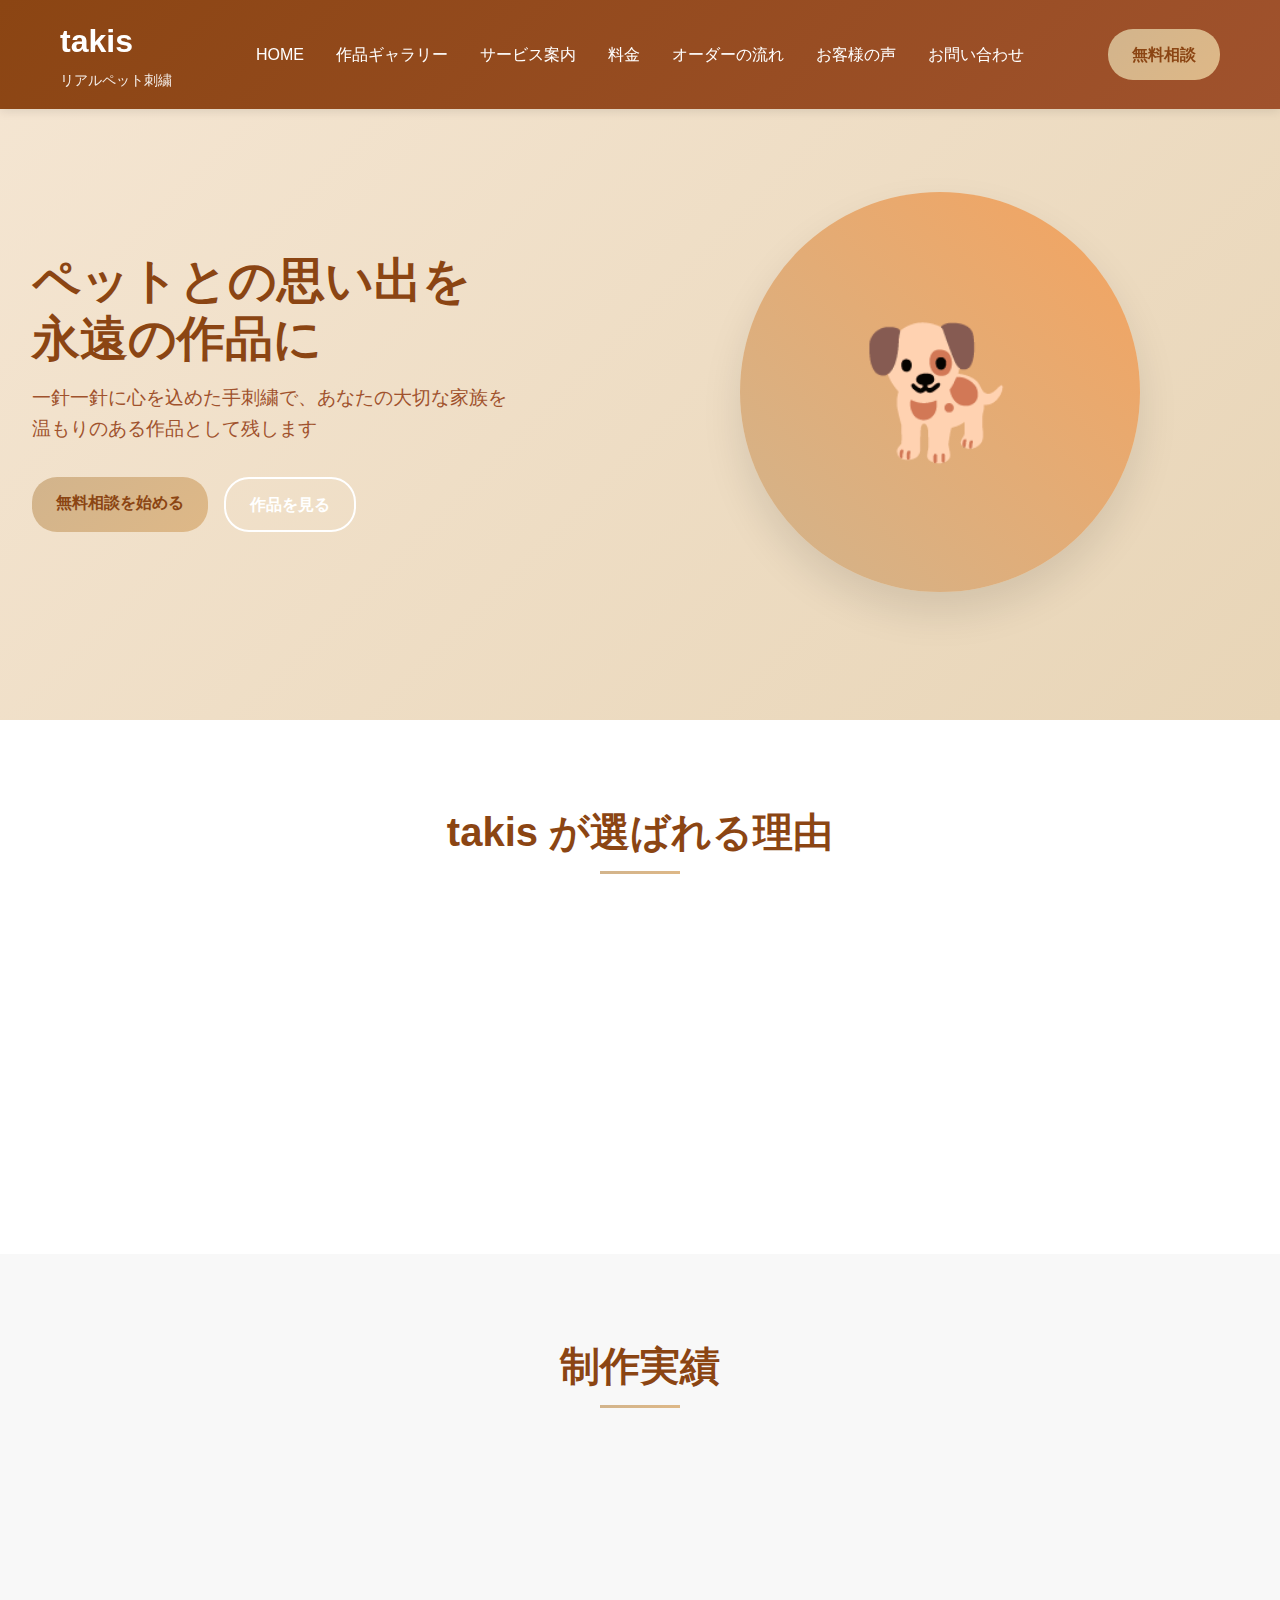
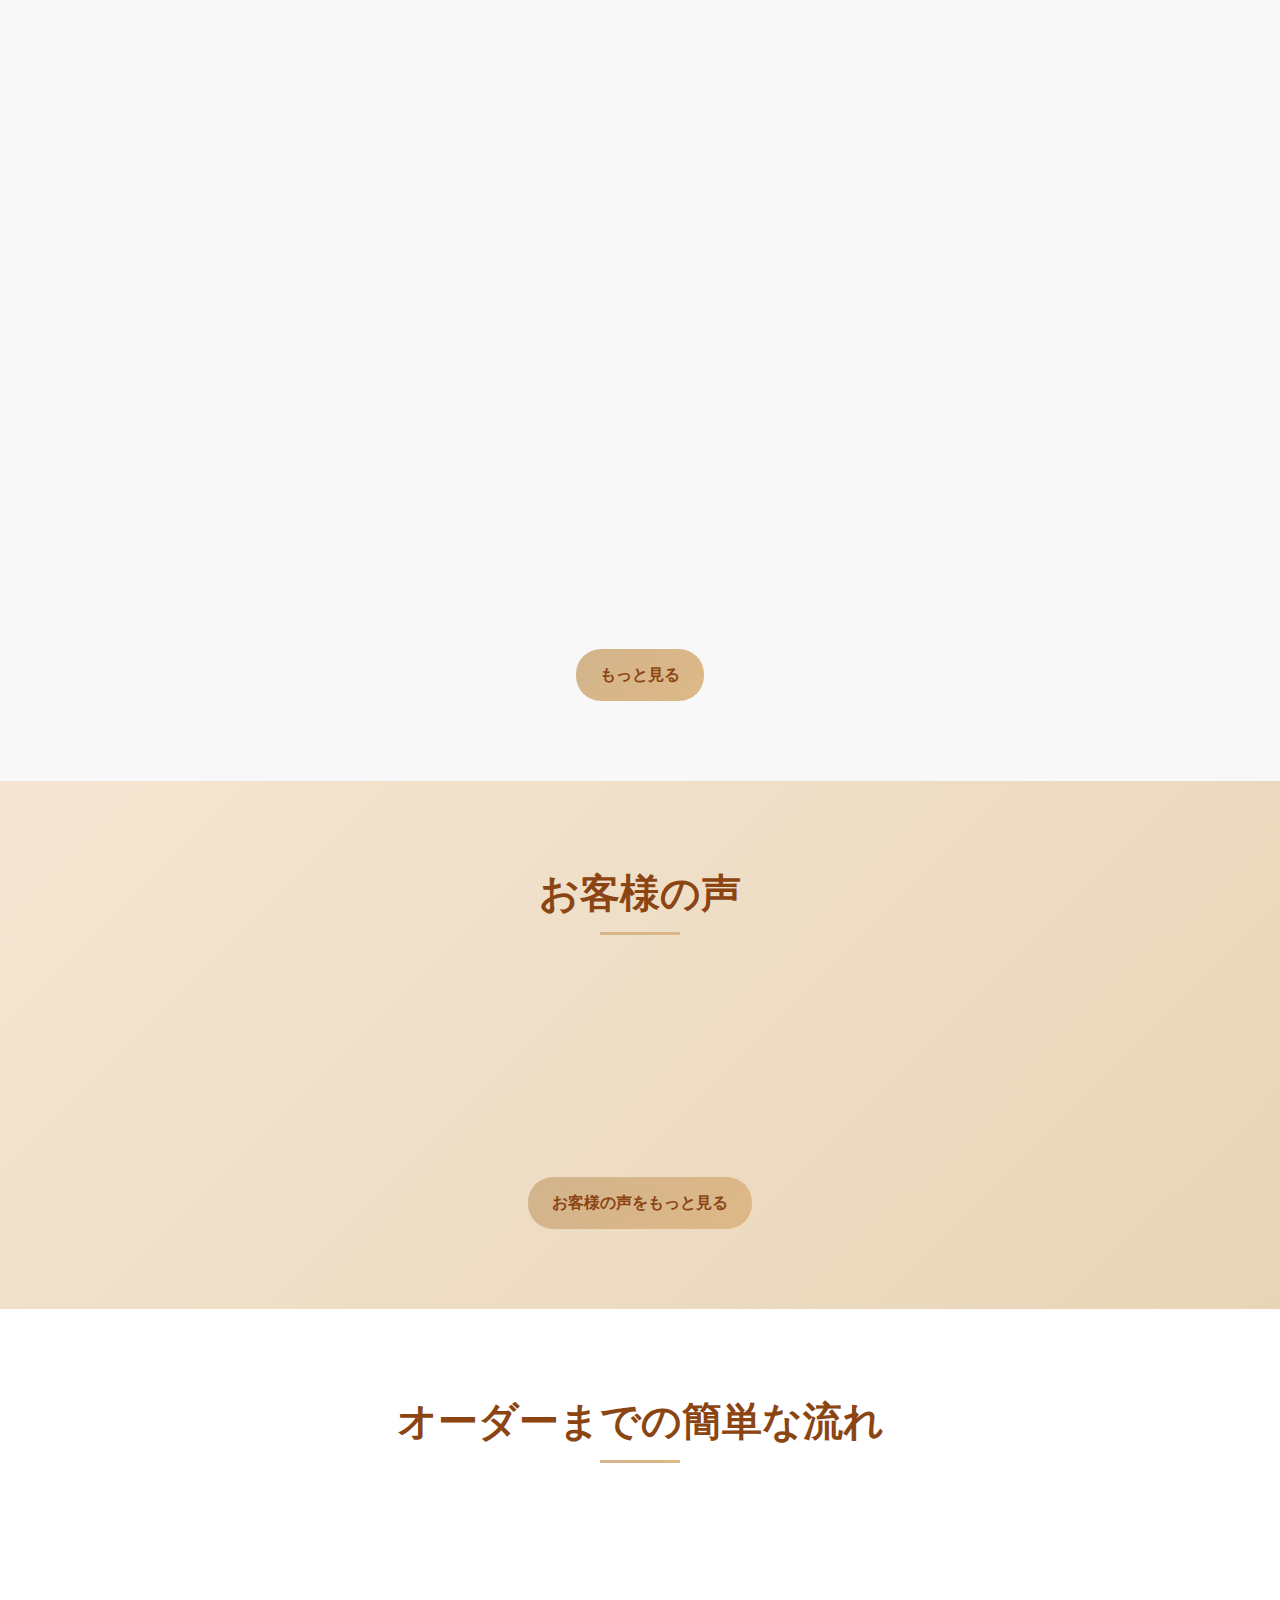
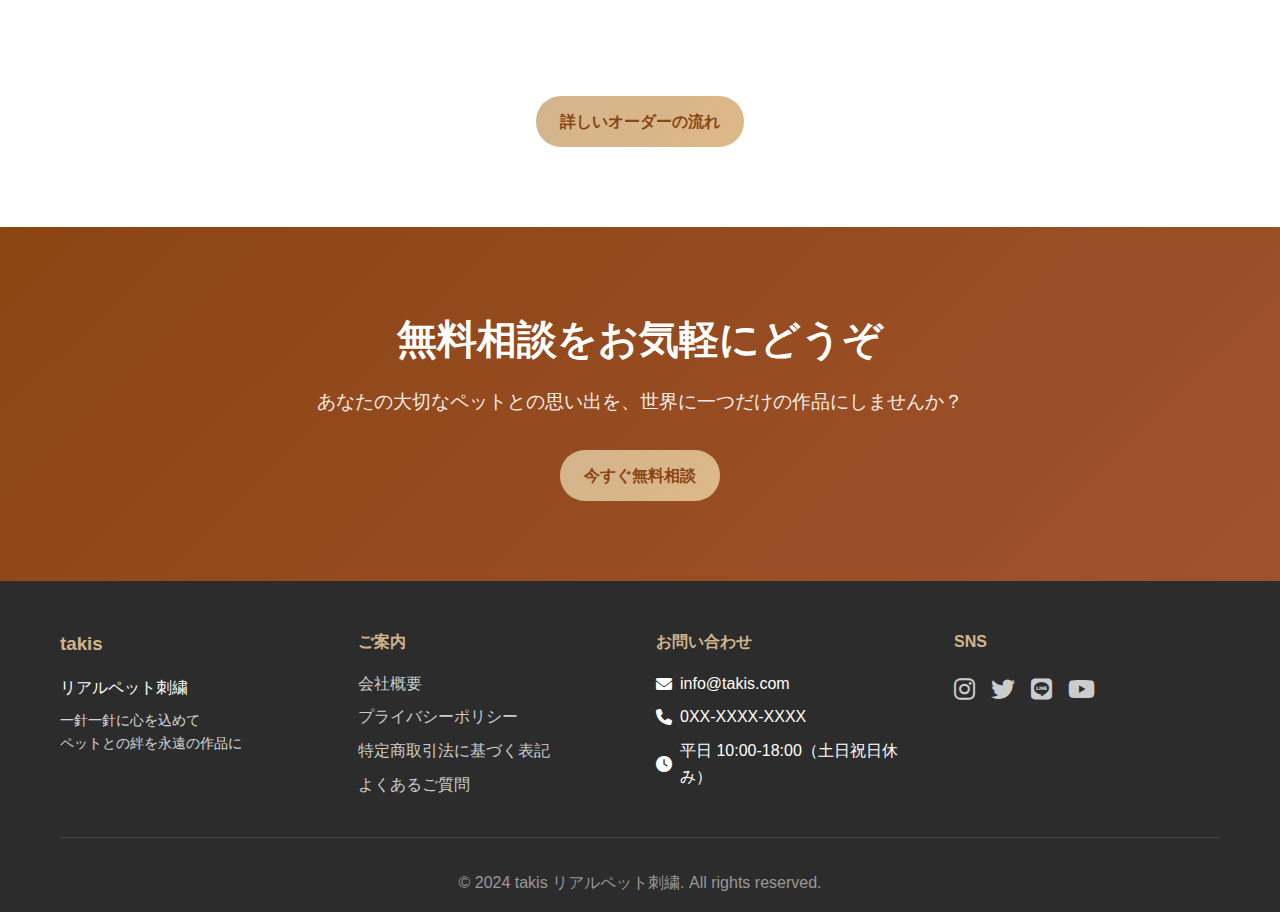
<file: website/index.html>
<!DOCTYPE html>
<html lang="ja">
<head>
    <meta charset="UTF-8">
    <meta name="viewport" content="width=device-width, initial-scale=1.0">
    <title>takis リアルペット刺繍オーダー - ペットとの思い出を永遠の作品に</title>
    <link rel="stylesheet" href="style.css">
    <link href="https://cdnjs.cloudflare.com/ajax/libs/font-awesome/6.0.0/css/all.min.css" rel="stylesheet">
</head>
<body>
    <!-- ヘッダー -->
    <header class="header">
        <div class="container">
            <div class="logo">
                <h1>takis</h1>
                <span>リアルペット刺繍</span>
            </div>
            <nav class="nav">
                <ul>
                    <li><a href="index.html">HOME</a></li>
                    <li><a href="gallery.html">作品ギャラリー</a></li>
                    <li><a href="services.html">サービス案内</a></li>
                    <li><a href="pricing.html">料金</a></li>
                    <li><a href="process.html">オーダーの流れ</a></li>
                    <li><a href="testimonials.html">お客様の声</a></li>
                    <li><a href="contact.html">お問い合わせ</a></li>
                </ul>
            </nav>
            <a href="contact.html" class="btn-primary">無料相談</a>
            <div class="mobile-menu-btn">
                <i class="fas fa-bars"></i>
            </div>
        </div>
    </header>

    <!-- メインビジュアル -->
    <section class="hero">
        <div class="hero-content">
            <h1 class="hero-title">ペットとの思い出を<br>永遠の作品に</h1>
            <p class="hero-subtitle">一針一針に心を込めた手刺繍で、あなたの大切な家族を<br>温もりのある作品として残します</p>
            <div class="hero-buttons">
                <a href="contact.html" class="btn-primary">無料相談を始める</a>
                <a href="gallery.html" class="btn-secondary">作品を見る</a>
            </div>
        </div>
        <div class="hero-image">
            <div class="sample-work"></div>
        </div>
    </section>

    <!-- 特徴・強み -->
    <section class="features">
        <div class="container">
            <h2 class="section-title">takis が選ばれる理由</h2>
            <div class="features-grid">
                <div class="feature-card">
                    <div class="feature-icon">
                        <i class="fas fa-hand-sparkles"></i>
                    </div>
                    <h3>唯一無二の手刺繍</h3>
                    <p>takis自身の手による圧倒的にリアルな温もりある表現</p>
                </div>
                <div class="feature-card">
                    <div class="feature-icon">
                        <i class="fas fa-heart"></i>
                    </div>
                    <h3>心に寄り添うケア</h3>
                    <p>ペットを失った悲しみや喜びの記念に丁寧に寄り添います</p>
                </div>
                <div class="feature-card">
                    <div class="feature-icon">
                        <i class="fas fa-gem"></i>
                    </div>
                    <h3>高品質なアート</h3>
                    <p>高級素材と卓越した技術による耐久性と美しさを両立</p>
                </div>
            </div>
        </div>
    </section>

    <!-- 制作実績 -->
    <section class="portfolio">
        <div class="container">
            <h2 class="section-title">制作実績</h2>
            <div class="portfolio-grid">
                <div class="portfolio-item">
                    <div class="portfolio-image"></div>
                    <div class="portfolio-info">
                        <h3>柴犬・額装仕上げ</h3>
                        <p>Sサイズ</p>
                    </div>
                </div>
                <div class="portfolio-item">
                    <div class="portfolio-image"></div>
                    <div class="portfolio-info">
                        <h3>ペルシャ猫・フープ仕上げ</h3>
                        <p>まる</p>
                    </div>
                </div>
                <div class="portfolio-item">
                    <div class="portfolio-image"></div>
                    <div class="portfolio-info">
                        <h3>セキセイインコ・額装仕上げ</h3>
                        <p>Sサイズ</p>
                    </div>
                </div>
                <div class="portfolio-item">
                    <div class="portfolio-image"></div>
                    <div class="portfolio-info">
                        <h3>うさぎ・フープ仕上げ</h3>
                        <p>まる</p>
                    </div>
                </div>
            </div>
            <div class="text-center">
                <a href="gallery.html" class="btn-primary">もっと見る</a>
            </div>
        </div>
    </section>

    <!-- お客様の声 -->
    <section class="testimonials">
        <div class="container">
            <h2 class="section-title">お客様の声</h2>
            <div class="testimonials-grid">
                <div class="testimonial-card">
                    <p>「愛犬を失った悲しみを癒してくれる、温もりある作品でした」</p>
                    <div class="testimonial-author">
                        <span>東京都・A様</span>
                        <div class="rating">★★★★★</div>
                    </div>
                </div>
                <div class="testimonial-card">
                    <p>「写真では表現できない立体感と優しさが伝わってきます」</p>
                    <div class="testimonial-author">
                        <span>神奈川県・B様</span>
                        <div class="rating">★★★★★</div>
                    </div>
                </div>
                <div class="testimonial-card">
                    <p>「プレゼントにしたら、とても喜んでもらえました」</p>
                    <div class="testimonial-author">
                        <span>大阪府・C様</span>
                        <div class="rating">★★★★★</div>
                    </div>
                </div>
            </div>
            <div class="text-center">
                <a href="testimonials.html" class="btn-primary">お客様の声をもっと見る</a>
            </div>
        </div>
    </section>

    <!-- オーダーの流れ -->
    <section class="process">
        <div class="container">
            <h2 class="section-title">オーダーまでの簡単な流れ</h2>
            <div class="process-steps">
                <div class="process-step">
                    <div class="step-number">1</div>
                    <h3>写真を送る</h3>
                    <p>お気に入りの写真をお送りください</p>
                </div>
                <div class="process-step">
                    <div class="step-number">2</div>
                    <h3>見積もり確認</h3>
                    <p>無料相談で安心の見積もりを確認</p>
                </div>
                <div class="process-step">
                    <div class="step-number">3</div>
                    <h3>作品完成</h3>
                    <p>心を込めて制作し丁寧にお届け</p>
                </div>
            </div>
            <div class="text-center">
                <a href="process.html" class="btn-primary">詳しいオーダーの流れ</a>
            </div>
        </div>
    </section>

    <!-- CTA -->
    <section class="cta">
        <div class="container">
            <h2>無料相談をお気軽にどうぞ</h2>
            <p>あなたの大切なペットとの思い出を、世界に一つだけの作品にしませんか？</p>
            <a href="contact.html" class="btn-primary">今すぐ無料相談</a>
        </div>
    </section>

    <!-- フッター -->
    <footer class="footer">
        <div class="container">
            <div class="footer-content">
                <div class="footer-section">
                    <div class="footer-logo">
                        <h3>takis</h3>
                        <p>リアルペット刺繍</p>
                        <p class="tagline">一針一針に心を込めて<br>ペットとの絆を永遠の作品に</p>
                    </div>
                </div>
                <div class="footer-section">
                    <h4>ご案内</h4>
                    <ul>
                        <li><a href="#">会社概要</a></li>
                        <li><a href="#">プライバシーポリシー</a></li>
                        <li><a href="#">特定商取引法に基づく表記</a></li>
                        <li><a href="#">よくあるご質問</a></li>
                    </ul>
                </div>
                <div class="footer-section">
                    <h4>お問い合わせ</h4>
                    <div class="contact-info">
                        <p><i class="fas fa-envelope"></i> info@takis.com</p>
                        <p><i class="fas fa-phone"></i> 0XX-XXXX-XXXX</p>
                        <p><i class="fas fa-clock"></i> 平日 10:00-18:00（土日祝日休み）</p>
                    </div>
                </div>
                <div class="footer-section">
                    <h4>SNS</h4>
                    <div class="social-links">
                        <a href="#"><i class="fab fa-instagram"></i></a>
                        <a href="#"><i class="fab fa-twitter"></i></a>
                        <a href="#"><i class="fab fa-line"></i></a>
                        <a href="#"><i class="fab fa-youtube"></i></a>
                    </div>
                </div>
            </div>
            <div class="footer-bottom">
                <p>&copy; 2024 takis リアルペット刺繍. All rights reserved.</p>
            </div>
        </div>
    </footer>

    <script src="script.js"></script>
</body>
</html>
</file>
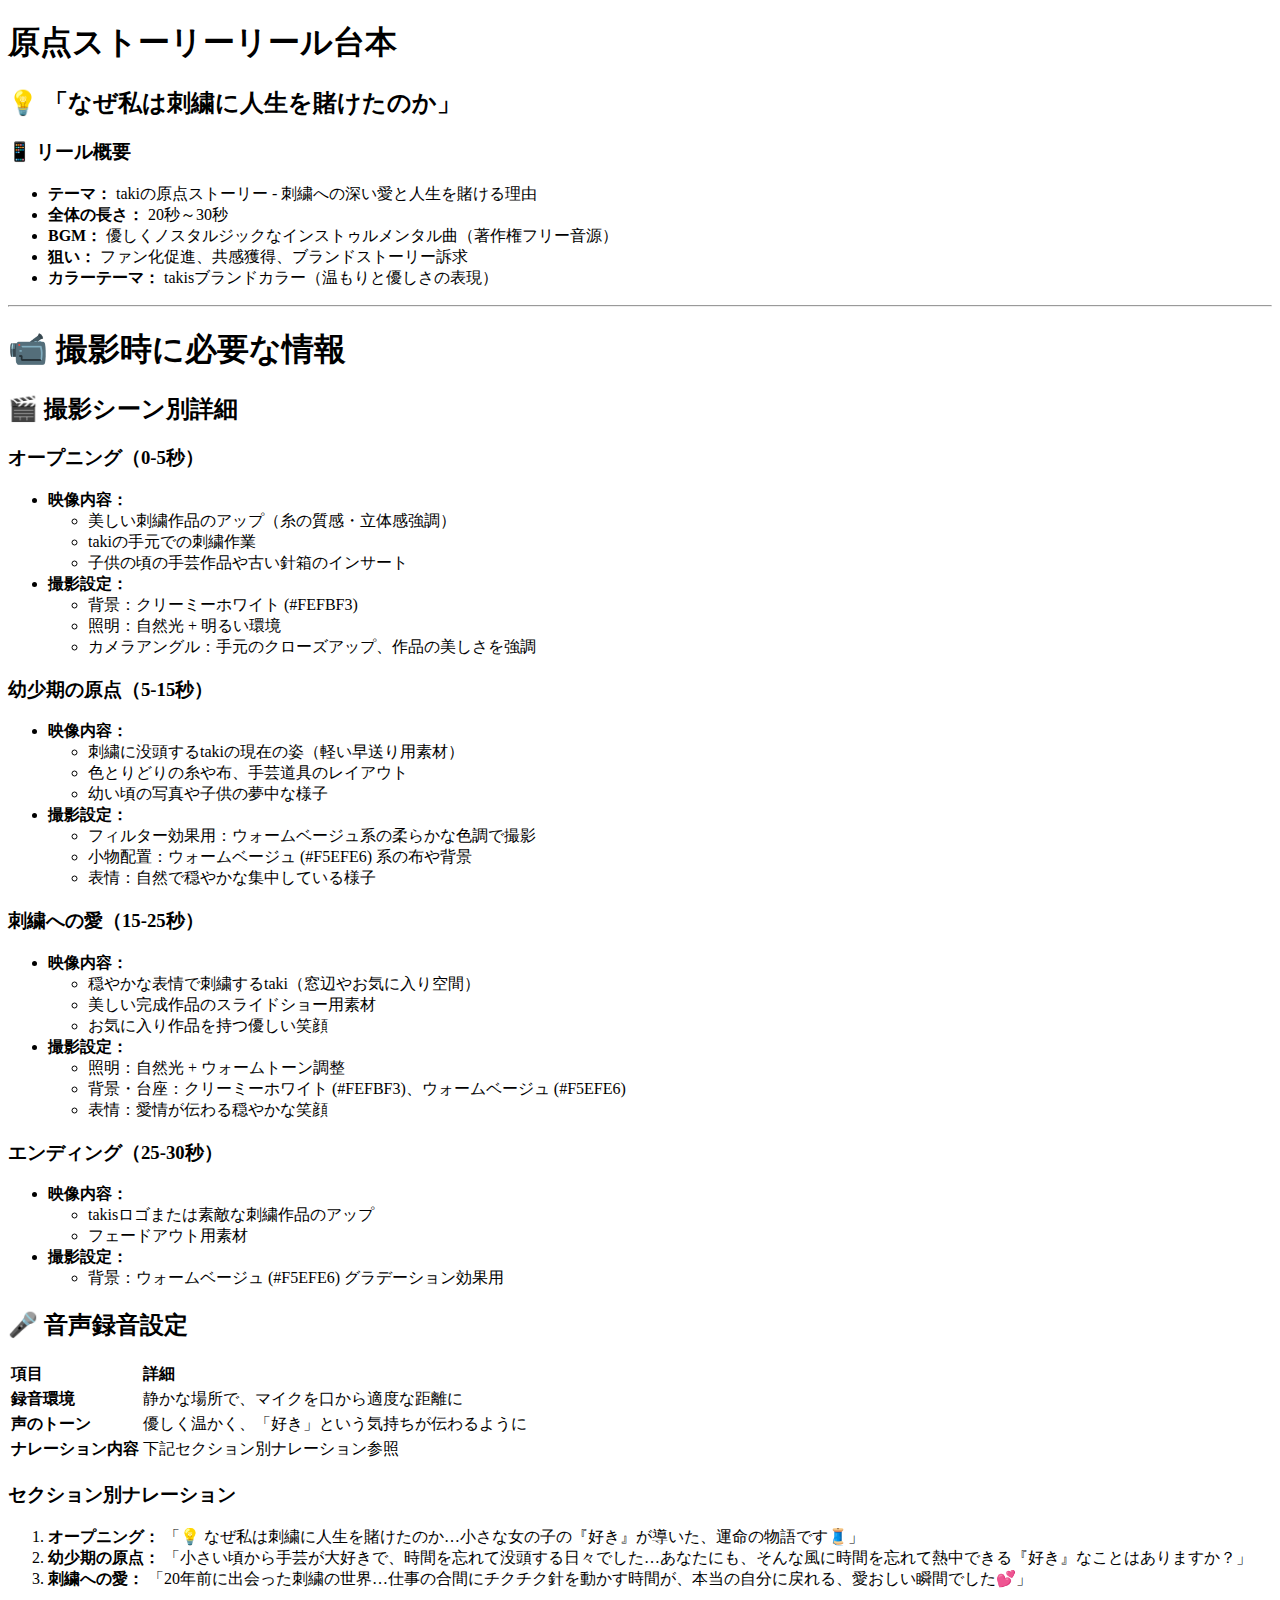
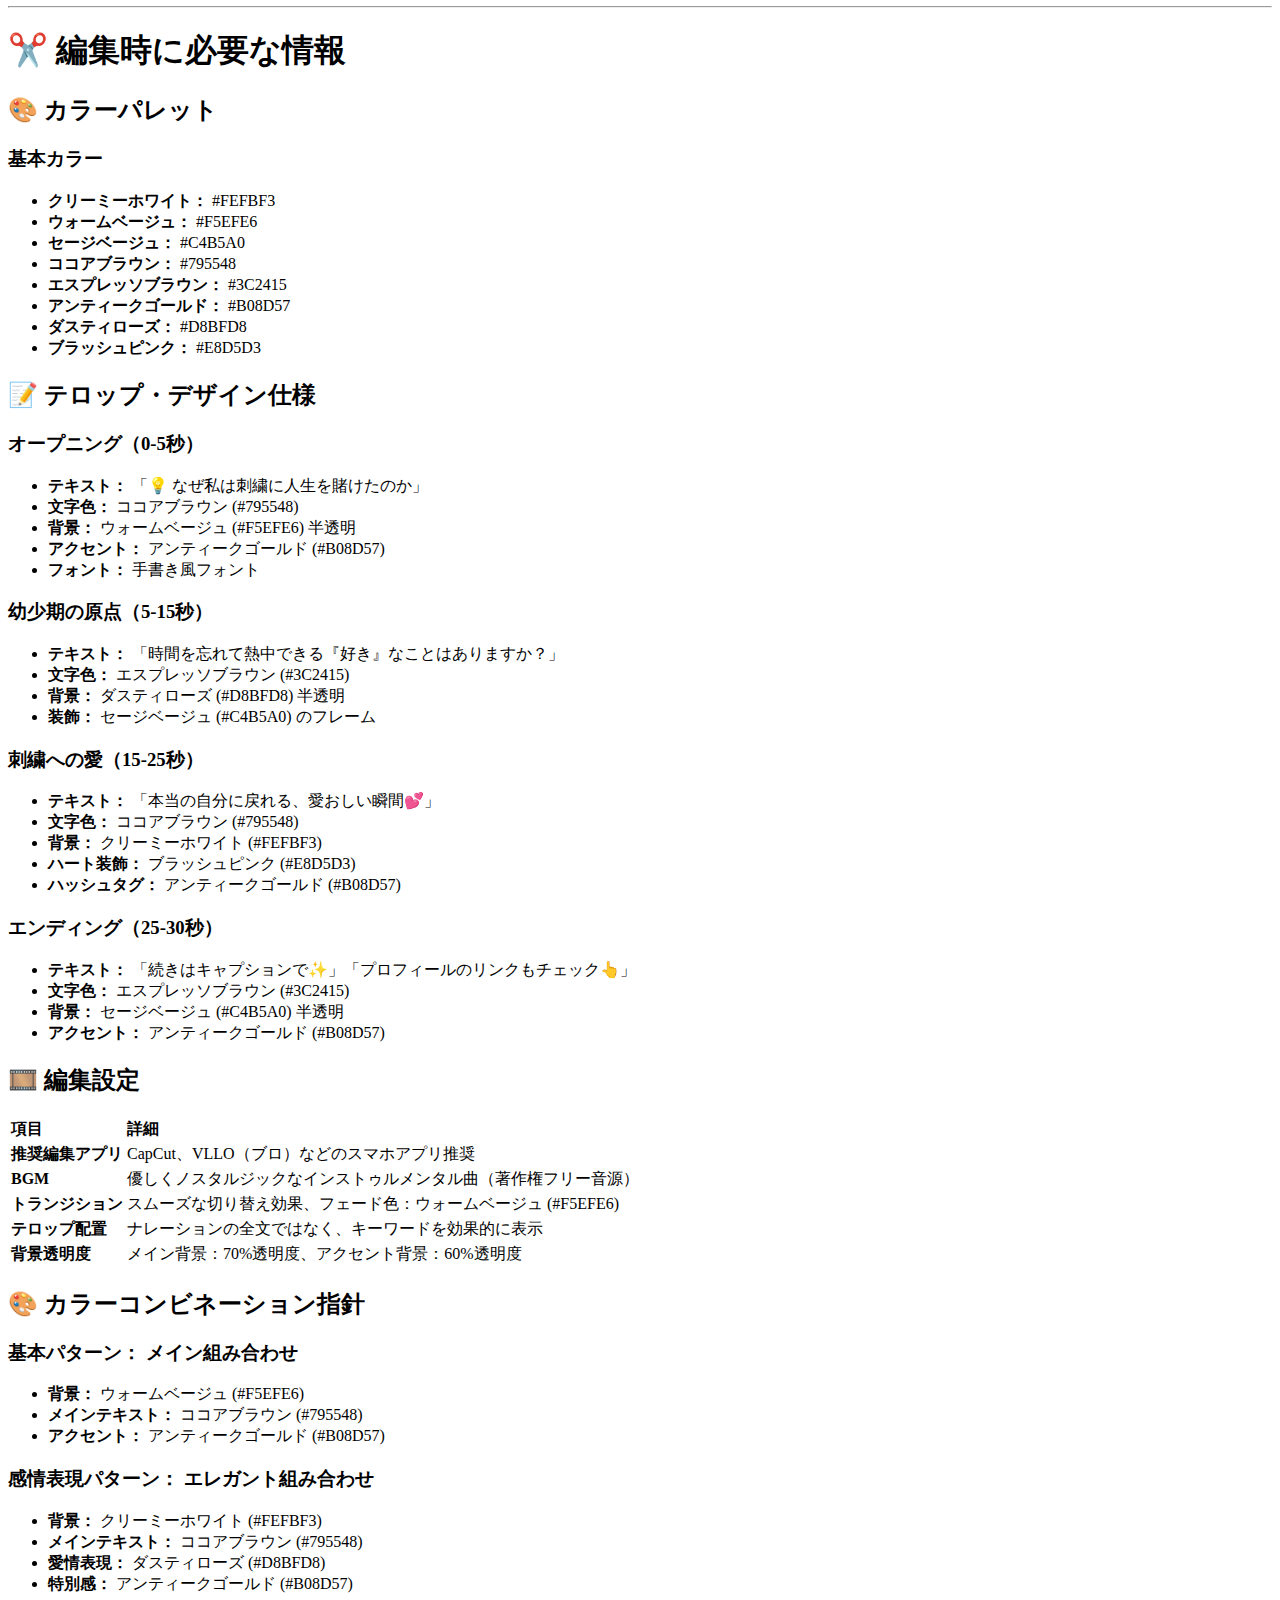
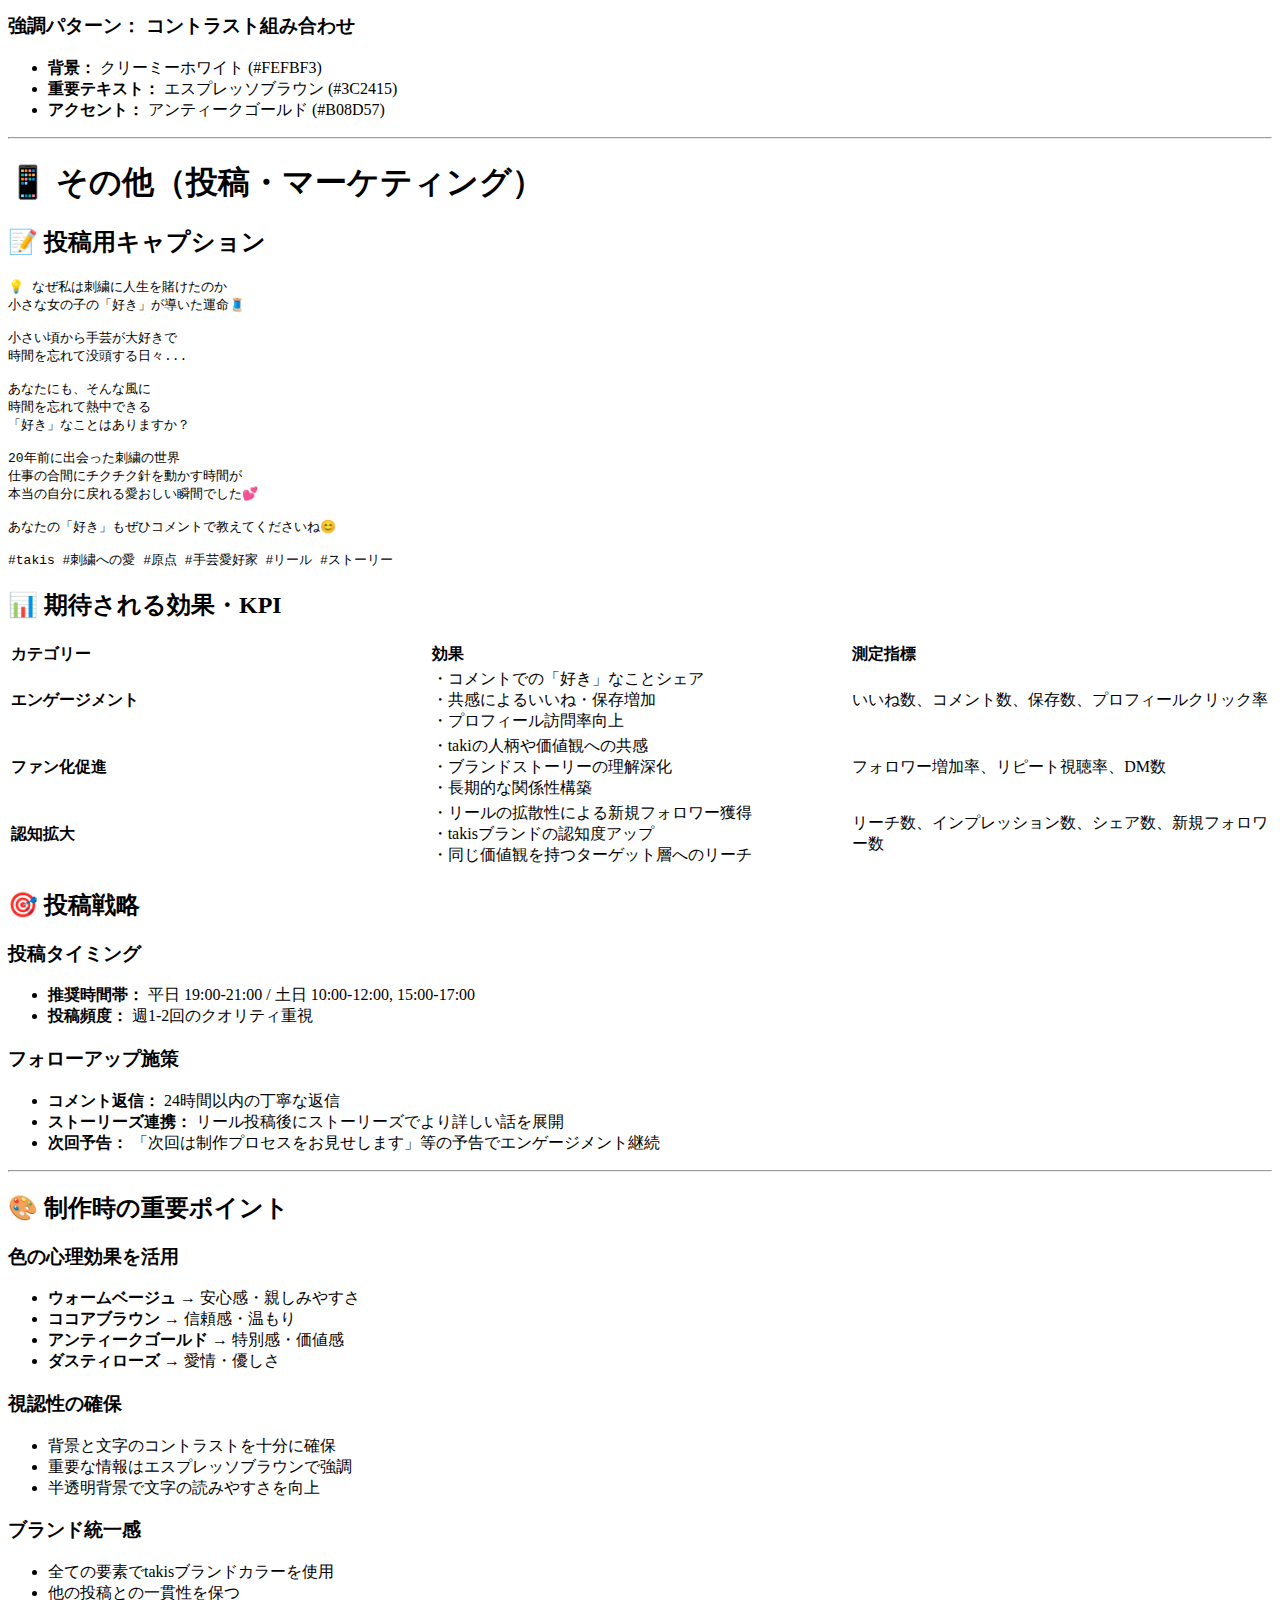
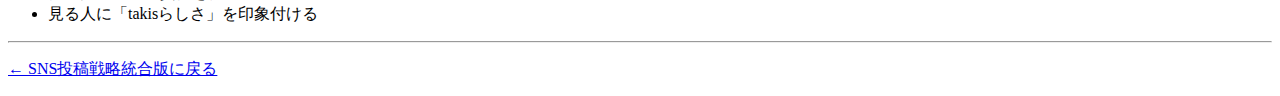
<file: 原点ストーリーリール台本.html>
<!DOCTYPE html>
<html xmlns="http://www.w3.org/1999/xhtml" lang="" xml:lang="">
<head>
  <meta charset="utf-8" />
  <meta name="generator" content="pandoc" />
  <meta name="viewport" content="width=device-width, initial-scale=1.0, user-scalable=yes" />
  <title>原点ストーリーリール台本</title>
  <style>
    code{white-space: pre-wrap;}
    span.smallcaps{font-variant: small-caps;}
    span.underline{text-decoration: underline;}
    div.column{display: inline-block; vertical-align: top; width: 50%;}
    div.hanging-indent{margin-left: 1.5em; text-indent: -1.5em;}
    ul.task-list{list-style: none;}
    .display.math{display: block; text-align: center; margin: 0.5rem auto;}
  </style>
  <!--[if lt IE 9]>
    <script src="//cdnjs.cloudflare.com/ajax/libs/html5shiv/3.7.3/html5shiv-printshiv.min.js"></script>
  <![endif]-->
</head>
<body>
<h1 id="原点ストーリーリール台本">原点ストーリーリール台本</h1>
<h2 id="なぜ私は刺繍に人生を賭けたのか">💡 「なぜ私は刺繍に人生を賭けたのか」</h2>
<h3 id="リール概要">📱 リール概要</h3>
<ul>
<li><strong>テーマ：</strong> takiの原点ストーリー - 刺繍への深い愛と人生を賭ける理由</li>
<li><strong>全体の長さ：</strong> 20秒～30秒</li>
<li><strong>BGM：</strong> 優しくノスタルジックなインストゥルメンタル曲（著作権フリー音源）</li>
<li><strong>狙い：</strong> ファン化促進、共感獲得、ブランドストーリー訴求</li>
<li><strong>カラーテーマ：</strong> takisブランドカラー（温もりと優しさの表現）</li>
</ul>
<hr />
<h1 id="撮影時に必要な情報">📹 撮影時に必要な情報</h1>
<h2 id="撮影シーン別詳細">🎬 撮影シーン別詳細</h2>
<h3 id="オープニング0-5秒"><strong>オープニング（0-5秒）</strong></h3>
<ul>
<li><strong>映像内容：</strong>
<ul>
<li>美しい刺繍作品のアップ（糸の質感・立体感強調）</li>
<li>takiの手元での刺繍作業</li>
<li>子供の頃の手芸作品や古い針箱のインサート</li>
</ul></li>
<li><strong>撮影設定：</strong>
<ul>
<li>背景：クリーミーホワイト (#FEFBF3)</li>
<li>照明：自然光 + 明るい環境</li>
<li>カメラアングル：手元のクローズアップ、作品の美しさを強調</li>
</ul></li>
</ul>
<h3 id="幼少期の原点5-15秒"><strong>幼少期の原点（5-15秒）</strong></h3>
<ul>
<li><strong>映像内容：</strong>
<ul>
<li>刺繍に没頭するtakiの現在の姿（軽い早送り用素材）</li>
<li>色とりどりの糸や布、手芸道具のレイアウト</li>
<li>幼い頃の写真や子供の夢中な様子</li>
</ul></li>
<li><strong>撮影設定：</strong>
<ul>
<li>フィルター効果用：ウォームベージュ系の柔らかな色調で撮影</li>
<li>小物配置：ウォームベージュ (#F5EFE6) 系の布や背景</li>
<li>表情：自然で穏やかな集中している様子</li>
</ul></li>
</ul>
<h3 id="刺繍への愛15-25秒"><strong>刺繍への愛（15-25秒）</strong></h3>
<ul>
<li><strong>映像内容：</strong>
<ul>
<li>穏やかな表情で刺繍するtaki（窓辺やお気に入り空間）</li>
<li>美しい完成作品のスライドショー用素材</li>
<li>お気に入り作品を持つ優しい笑顔</li>
</ul></li>
<li><strong>撮影設定：</strong>
<ul>
<li>照明：自然光 + ウォームトーン調整</li>
<li>背景・台座：クリーミーホワイト (#FEFBF3)、ウォームベージュ (#F5EFE6)</li>
<li>表情：愛情が伝わる穏やかな笑顔</li>
</ul></li>
</ul>
<h3 id="エンディング25-30秒"><strong>エンディング（25-30秒）</strong></h3>
<ul>
<li><strong>映像内容：</strong>
<ul>
<li>takisロゴまたは素敵な刺繍作品のアップ</li>
<li>フェードアウト用素材</li>
</ul></li>
<li><strong>撮影設定：</strong>
<ul>
<li>背景：ウォームベージュ (#F5EFE6) グラデーション効果用</li>
</ul></li>
</ul>
<h2 id="音声録音設定">🎤 音声録音設定</h2>
<table>
<thead>
<tr class="header">
<th style="text-align: left;">項目</th>
<th style="text-align: left;">詳細</th>
</tr>
</thead>
<tbody>
<tr class="odd">
<td style="text-align: left;"><strong>録音環境</strong></td>
<td style="text-align: left;">静かな場所で、マイクを口から適度な距離に</td>
</tr>
<tr class="even">
<td style="text-align: left;"><strong>声のトーン</strong></td>
<td style="text-align: left;">優しく温かく、「好き」という気持ちが伝わるように</td>
</tr>
<tr class="odd">
<td style="text-align: left;"><strong>ナレーション内容</strong></td>
<td style="text-align: left;">下記セクション別ナレーション参照</td>
</tr>
</tbody>
</table>
<h3 id="セクション別ナレーション"><strong>セクション別ナレーション</strong></h3>
<ol type="1">
<li><strong>オープニング：</strong> 「💡 なぜ私は刺繍に人生を賭けたのか…小さな女の子の『好き』が導いた、運命の物語です🧵」</li>
<li><strong>幼少期の原点：</strong> 「小さい頃から手芸が大好きで、時間を忘れて没頭する日々でした…あなたにも、そんな風に時間を忘れて熱中できる『好き』なことはありますか？」</li>
<li><strong>刺繍への愛：</strong> 「20年前に出会った刺繍の世界…仕事の合間にチクチク針を動かす時間が、本当の自分に戻れる、愛おしい瞬間でした💕」</li>
</ol>
<hr />
<h1 id="編集時に必要な情報">✂️ 編集時に必要な情報</h1>
<h2 id="カラーパレット">🎨 カラーパレット</h2>
<h3 id="基本カラー"><strong>基本カラー</strong></h3>
<ul>
<li><strong>クリーミーホワイト：</strong> #FEFBF3</li>
<li><strong>ウォームベージュ：</strong> #F5EFE6</li>
<li><strong>セージベージュ：</strong> #C4B5A0</li>
<li><strong>ココアブラウン：</strong> #795548</li>
<li><strong>エスプレッソブラウン：</strong> #3C2415</li>
<li><strong>アンティークゴールド：</strong> #B08D57</li>
<li><strong>ダスティローズ：</strong> #D8BFD8</li>
<li><strong>ブラッシュピンク：</strong> #E8D5D3</li>
</ul>
<h2 id="テロップデザイン仕様">📝 テロップ・デザイン仕様</h2>
<h3 id="オープニング0-5秒-1"><strong>オープニング（0-5秒）</strong></h3>
<ul>
<li><strong>テキスト：</strong> 「💡 なぜ私は刺繍に人生を賭けたのか」</li>
<li><strong>文字色：</strong> ココアブラウン (#795548)</li>
<li><strong>背景：</strong> ウォームベージュ (#F5EFE6) 半透明</li>
<li><strong>アクセント：</strong> アンティークゴールド (#B08D57)</li>
<li><strong>フォント：</strong> 手書き風フォント</li>
</ul>
<h3 id="幼少期の原点5-15秒-1"><strong>幼少期の原点（5-15秒）</strong></h3>
<ul>
<li><strong>テキスト：</strong> 「時間を忘れて熱中できる『好き』なことはありますか？」</li>
<li><strong>文字色：</strong> エスプレッソブラウン (#3C2415)</li>
<li><strong>背景：</strong> ダスティローズ (#D8BFD8) 半透明</li>
<li><strong>装飾：</strong> セージベージュ (#C4B5A0) のフレーム</li>
</ul>
<h3 id="刺繍への愛15-25秒-1"><strong>刺繍への愛（15-25秒）</strong></h3>
<ul>
<li><strong>テキスト：</strong> 「本当の自分に戻れる、愛おしい瞬間💕」</li>
<li><strong>文字色：</strong> ココアブラウン (#795548)</li>
<li><strong>背景：</strong> クリーミーホワイト (#FEFBF3)</li>
<li><strong>ハート装飾：</strong> ブラッシュピンク (#E8D5D3)</li>
<li><strong>ハッシュタグ：</strong> アンティークゴールド (#B08D57)</li>
</ul>
<h3 id="エンディング25-30秒-1"><strong>エンディング（25-30秒）</strong></h3>
<ul>
<li><strong>テキスト：</strong> 「続きはキャプションで✨」「プロフィールのリンクもチェック👆」</li>
<li><strong>文字色：</strong> エスプレッソブラウン (#3C2415)</li>
<li><strong>背景：</strong> セージベージュ (#C4B5A0) 半透明</li>
<li><strong>アクセント：</strong> アンティークゴールド (#B08D57)</li>
</ul>
<h2 id="編集設定">🎞️ 編集設定</h2>
<table>
<thead>
<tr class="header">
<th style="text-align: left;">項目</th>
<th style="text-align: left;">詳細</th>
</tr>
</thead>
<tbody>
<tr class="odd">
<td style="text-align: left;"><strong>推奨編集アプリ</strong></td>
<td style="text-align: left;">CapCut、VLLO（ブロ）などのスマホアプリ推奨</td>
</tr>
<tr class="even">
<td style="text-align: left;"><strong>BGM</strong></td>
<td style="text-align: left;">優しくノスタルジックなインストゥルメンタル曲（著作権フリー音源）</td>
</tr>
<tr class="odd">
<td style="text-align: left;"><strong>トランジション</strong></td>
<td style="text-align: left;">スムーズな切り替え効果、フェード色：ウォームベージュ (#F5EFE6)</td>
</tr>
<tr class="even">
<td style="text-align: left;"><strong>テロップ配置</strong></td>
<td style="text-align: left;">ナレーションの全文ではなく、キーワードを効果的に表示</td>
</tr>
<tr class="odd">
<td style="text-align: left;"><strong>背景透明度</strong></td>
<td style="text-align: left;">メイン背景：70%透明度、アクセント背景：60%透明度</td>
</tr>
</tbody>
</table>
<h2 id="カラーコンビネーション指針">🎨 カラーコンビネーション指針</h2>
<h3 id="基本パターン-メイン組み合わせ"><strong>基本パターン：</strong> メイン組み合わせ</h3>
<ul>
<li><strong>背景：</strong> ウォームベージュ (#F5EFE6)</li>
<li><strong>メインテキスト：</strong> ココアブラウン (#795548)</li>
<li><strong>アクセント：</strong> アンティークゴールド (#B08D57)</li>
</ul>
<h3 id="感情表現パターン-エレガント組み合わせ"><strong>感情表現パターン：</strong> エレガント組み合わせ</h3>
<ul>
<li><strong>背景：</strong> クリーミーホワイト (#FEFBF3)</li>
<li><strong>メインテキスト：</strong> ココアブラウン (#795548)</li>
<li><strong>愛情表現：</strong> ダスティローズ (#D8BFD8)</li>
<li><strong>特別感：</strong> アンティークゴールド (#B08D57)</li>
</ul>
<h3 id="強調パターン-コントラスト組み合わせ"><strong>強調パターン：</strong> コントラスト組み合わせ</h3>
<ul>
<li><strong>背景：</strong> クリーミーホワイト (#FEFBF3)</li>
<li><strong>重要テキスト：</strong> エスプレッソブラウン (#3C2415)</li>
<li><strong>アクセント：</strong> アンティークゴールド (#B08D57)</li>
</ul>
<hr />
<h1 id="その他投稿マーケティング">📱 その他（投稿・マーケティング）</h1>
<h2 id="投稿用キャプション">📝 投稿用キャプション</h2>
<pre><code>💡 なぜ私は刺繍に人生を賭けたのか
小さな女の子の「好き」が導いた運命🧵

小さい頃から手芸が大好きで
時間を忘れて没頭する日々...

あなたにも、そんな風に
時間を忘れて熱中できる
「好き」なことはありますか？

20年前に出会った刺繍の世界
仕事の合間にチクチク針を動かす時間が
本当の自分に戻れる愛おしい瞬間でした💕

あなたの「好き」もぜひコメントで教えてくださいね😊

#takis #刺繍への愛 #原点 #手芸愛好家 #リール #ストーリー</code></pre>
<h2 id="期待される効果kpi">📊 期待される効果・KPI</h2>
<table>
<colgroup>
<col style="width: 33%" />
<col style="width: 33%" />
<col style="width: 33%" />
</colgroup>
<thead>
<tr class="header">
<th style="text-align: left;">カテゴリー</th>
<th style="text-align: left;">効果</th>
<th style="text-align: left;">測定指標</th>
</tr>
</thead>
<tbody>
<tr class="odd">
<td style="text-align: left;"><strong>エンゲージメント</strong></td>
<td style="text-align: left;">・コメントでの「好き」なことシェア<br>・共感によるいいね・保存増加<br>・プロフィール訪問率向上</td>
<td style="text-align: left;">いいね数、コメント数、保存数、プロフィールクリック率</td>
</tr>
<tr class="even">
<td style="text-align: left;"><strong>ファン化促進</strong></td>
<td style="text-align: left;">・takiの人柄や価値観への共感<br>・ブランドストーリーの理解深化<br>・長期的な関係性構築</td>
<td style="text-align: left;">フォロワー増加率、リピート視聴率、DM数</td>
</tr>
<tr class="odd">
<td style="text-align: left;"><strong>認知拡大</strong></td>
<td style="text-align: left;">・リールの拡散性による新規フォロワー獲得<br>・takisブランドの認知度アップ<br>・同じ価値観を持つターゲット層へのリーチ</td>
<td style="text-align: left;">リーチ数、インプレッション数、シェア数、新規フォロワー数</td>
</tr>
</tbody>
</table>
<h2 id="投稿戦略">🎯 投稿戦略</h2>
<h3 id="投稿タイミング"><strong>投稿タイミング</strong></h3>
<ul>
<li><strong>推奨時間帯：</strong> 平日 19:00-21:00 / 土日 10:00-12:00, 15:00-17:00</li>
<li><strong>投稿頻度：</strong> 週1-2回のクオリティ重視</li>
</ul>
<h3 id="フォローアップ施策"><strong>フォローアップ施策</strong></h3>
<ul>
<li><strong>コメント返信：</strong> 24時間以内の丁寧な返信</li>
<li><strong>ストーリーズ連携：</strong> リール投稿後にストーリーズでより詳しい話を展開</li>
<li><strong>次回予告：</strong> 「次回は制作プロセスをお見せします」等の予告でエンゲージメント継続</li>
</ul>
<hr />
<h2 id="制作時の重要ポイント">🎨 制作時の重要ポイント</h2>
<h3 id="色の心理効果を活用"><strong>色の心理効果を活用</strong></h3>
<ul>
<li><strong>ウォームベージュ</strong> → 安心感・親しみやすさ</li>
<li><strong>ココアブラウン</strong> → 信頼感・温もり</li>
<li><strong>アンティークゴールド</strong> → 特別感・価値感</li>
<li><strong>ダスティローズ</strong> → 愛情・優しさ</li>
</ul>
<h3 id="視認性の確保"><strong>視認性の確保</strong></h3>
<ul>
<li>背景と文字のコントラストを十分に確保</li>
<li>重要な情報はエスプレッソブラウンで強調</li>
<li>半透明背景で文字の読みやすさを向上</li>
</ul>
<h3 id="ブランド統一感"><strong>ブランド統一感</strong></h3>
<ul>
<li>全ての要素でtakisブランドカラーを使用</li>
<li>他の投稿との一貫性を保つ</li>
<li>見る人に「takisらしさ」を印象付ける</li>
</ul>
<hr />
<p><a href="../SNS投稿戦略統合版.md">← SNS投稿戦略統合版に戻る</a></p>
</body>
</html>
</file>
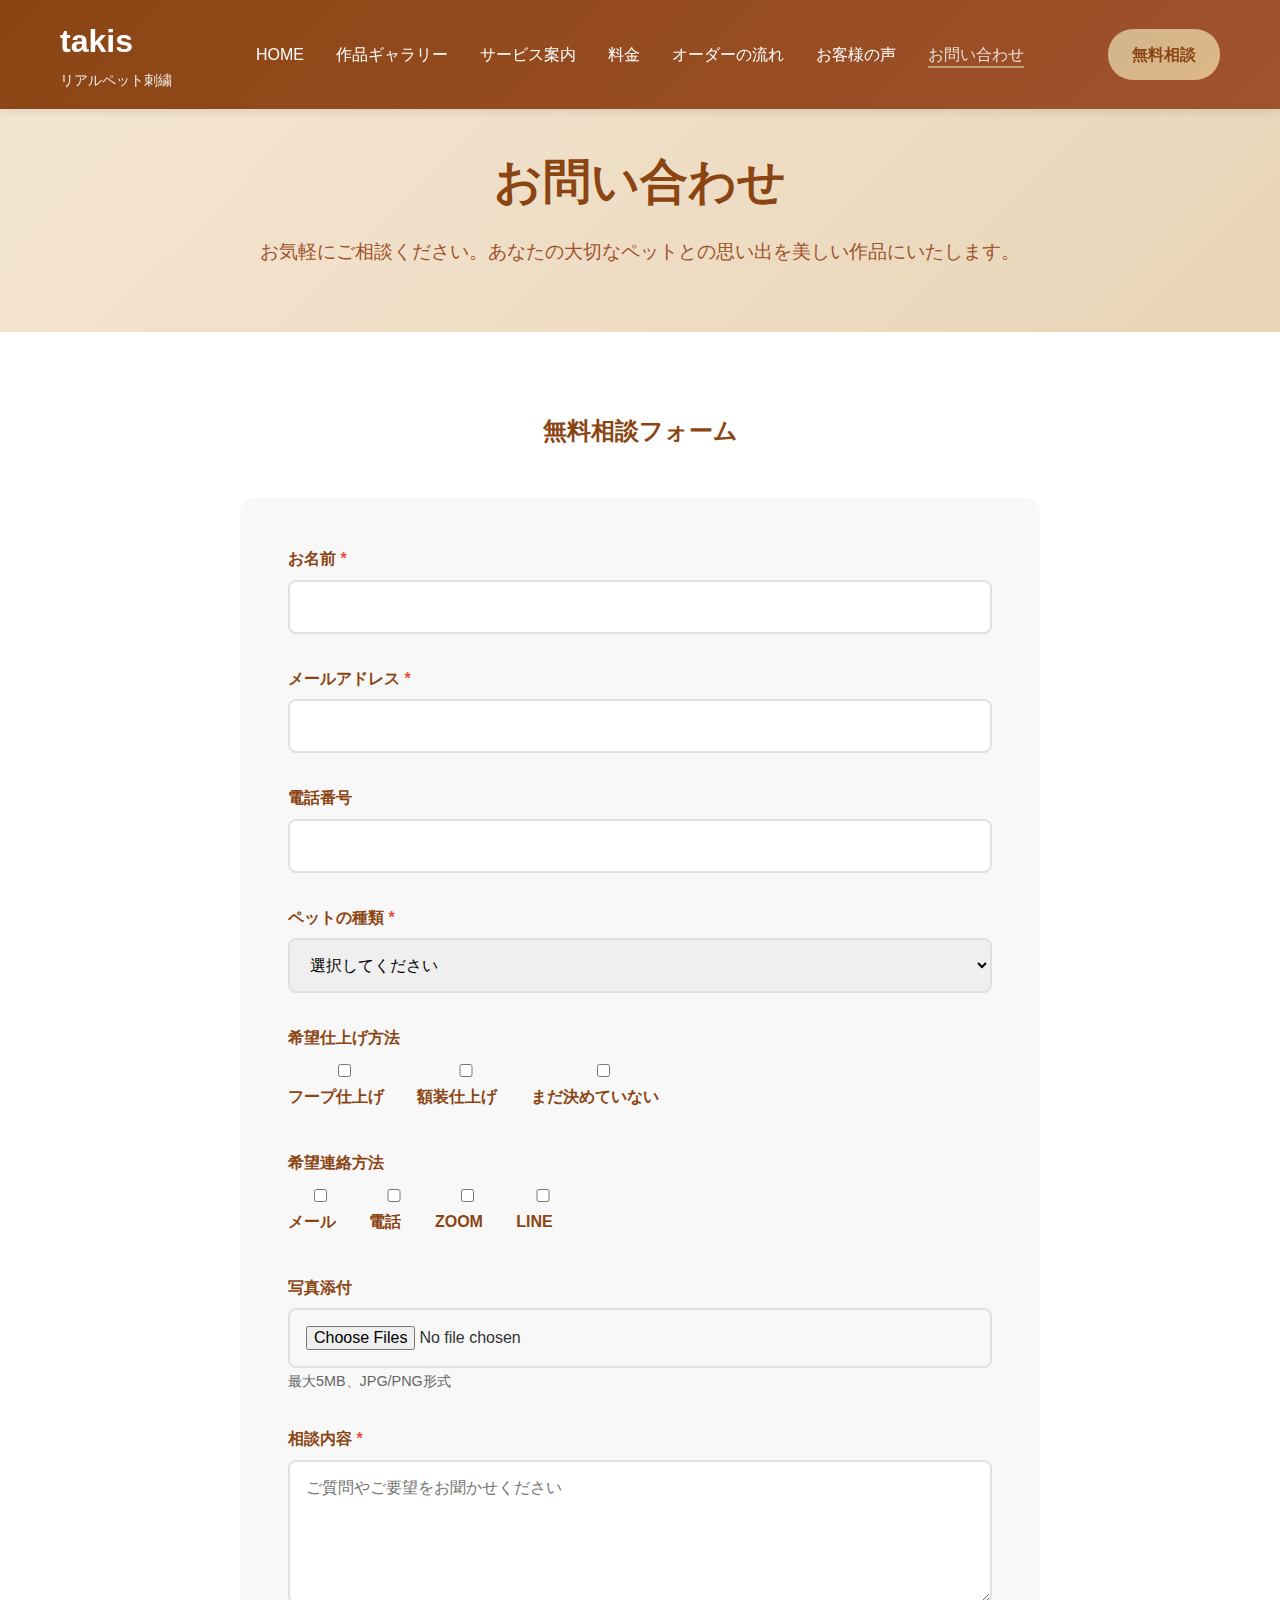
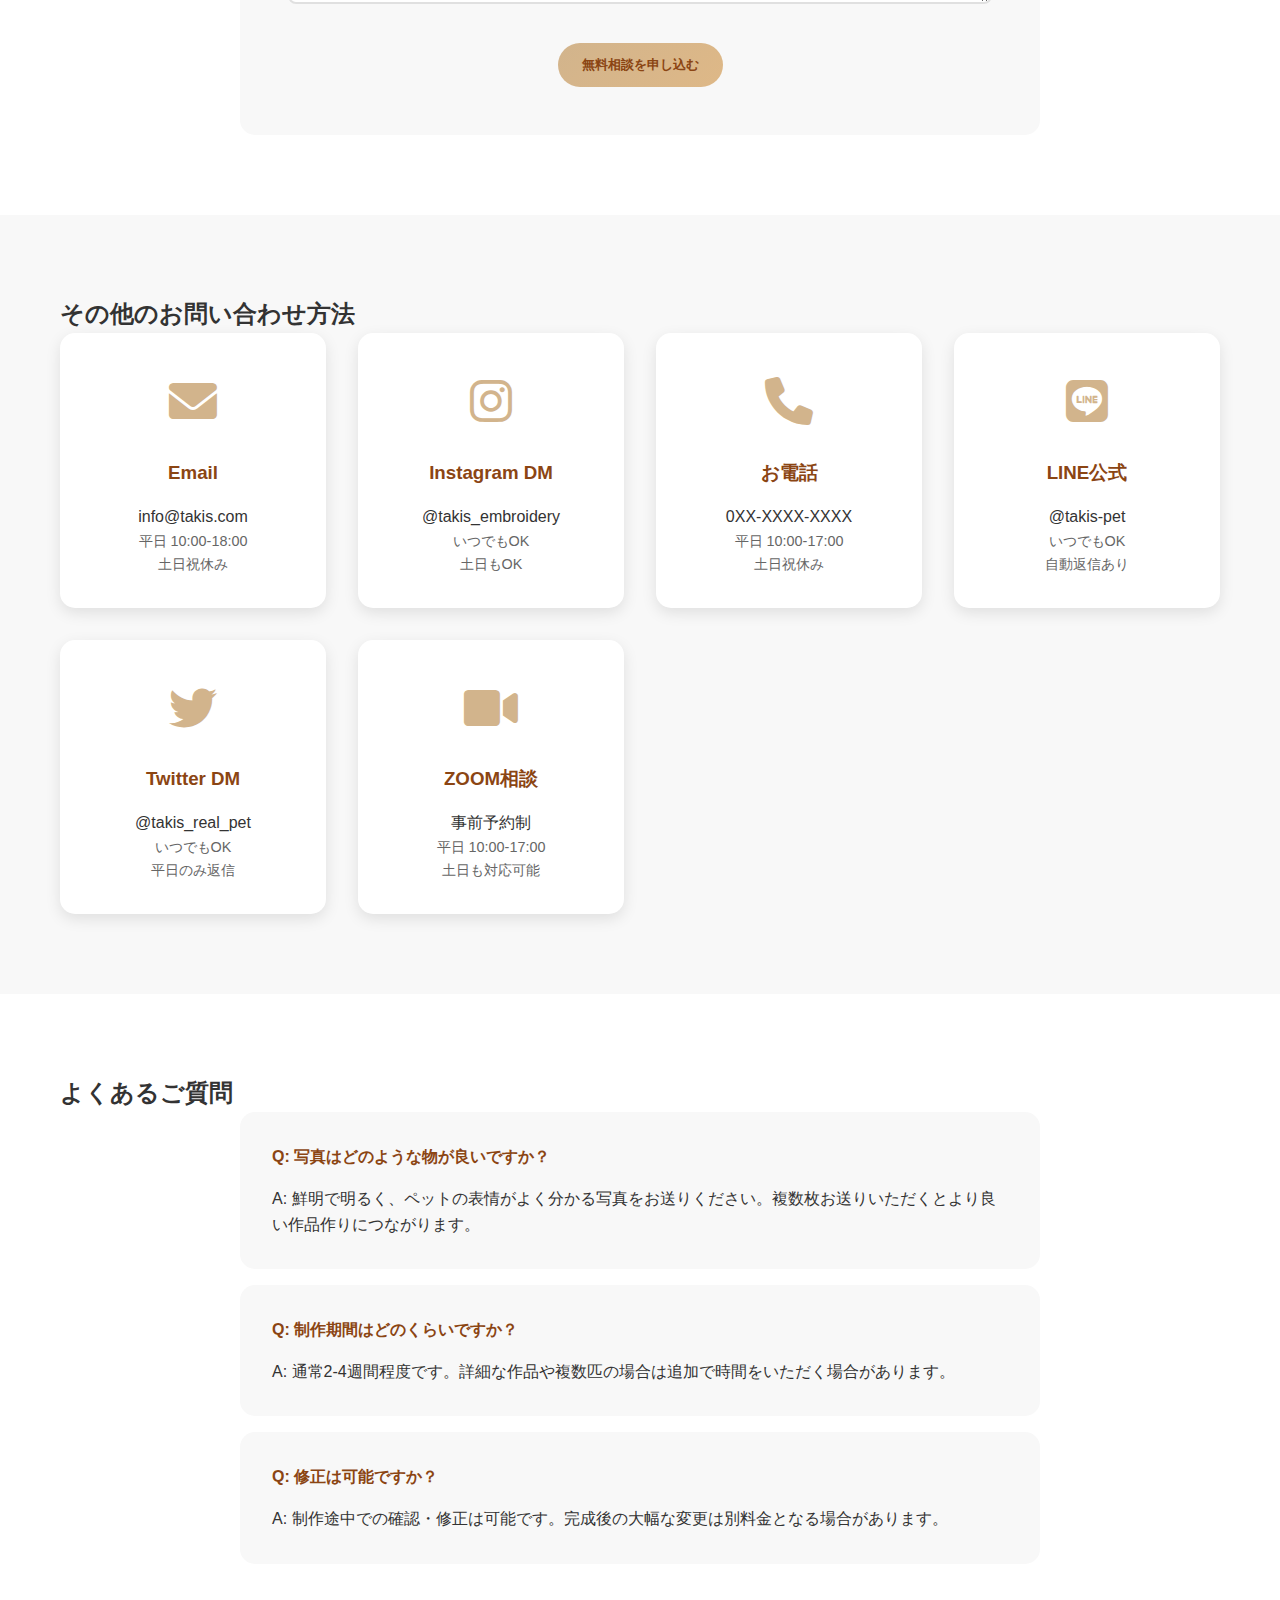
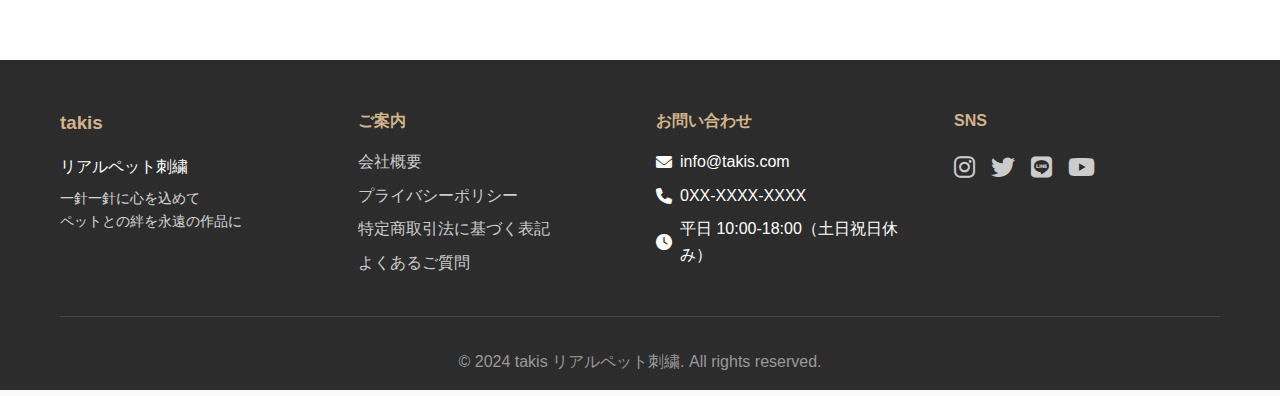
<file: website/contact.html>
<!DOCTYPE html>
<html lang="ja">
<head>
    <meta charset="UTF-8">
    <meta name="viewport" content="width=device-width, initial-scale=1.0">
    <title>お問い合わせ - takis リアルペット刺繍オーダー</title>
    <link rel="stylesheet" href="style.css">
    <link href="https://cdnjs.cloudflare.com/ajax/libs/font-awesome/6.0.0/css/all.min.css" rel="stylesheet">
</head>
<body>
    <!-- ヘッダー -->
    <header class="header">
        <div class="container">
            <div class="logo">
                <h1>takis</h1>
                <span>リアルペット刺繍</span>
            </div>
            <nav class="nav">
                <ul>
                    <li><a href="index.html">HOME</a></li>
                    <li><a href="gallery.html">作品ギャラリー</a></li>
                    <li><a href="services.html">サービス案内</a></li>
                    <li><a href="pricing.html">料金</a></li>
                    <li><a href="process.html">オーダーの流れ</a></li>
                    <li><a href="testimonials.html">お客様の声</a></li>
                    <li><a href="contact.html" class="active">お問い合わせ</a></li>
                </ul>
            </nav>
            <a href="contact.html" class="btn-primary">無料相談</a>
            <div class="mobile-menu-btn">
                <i class="fas fa-bars"></i>
            </div>
        </div>
    </header>

    <!-- メインコンテンツ -->
    <main class="main-content">
        <section class="page-header">
            <div class="container">
                <h1>お問い合わせ</h1>
                <p>お気軽にご相談ください。あなたの大切なペットとの思い出を美しい作品にいたします。</p>
            </div>
        </section>

        <!-- 無料相談フォーム -->
        <section class="contact-form-section">
            <div class="container">
                <div class="form-container">
                    <h2>無料相談フォーム</h2>
                    <form class="contact-form" id="contactForm">
                        <div class="form-group">
                            <label for="name">お名前 <span class="required">*</span></label>
                            <input type="text" id="name" name="name" required>
                        </div>

                        <div class="form-group">
                            <label for="email">メールアドレス <span class="required">*</span></label>
                            <input type="email" id="email" name="email" required>
                        </div>

                        <div class="form-group">
                            <label for="phone">電話番号</label>
                            <input type="tel" id="phone" name="phone">
                        </div>

                        <div class="form-group">
                            <label for="pet-type">ペットの種類 <span class="required">*</span></label>
                            <select id="pet-type" name="pet-type" required>
                                <option value="">選択してください</option>
                                <option value="dog">犬</option>
                                <option value="cat">猫</option>
                                <option value="rabbit">うさぎ</option>
                                <option value="bird">鳥</option>
                                <option value="reptile">爬虫類</option>
                                <option value="other">その他</option>
                            </select>
                        </div>

                        <div class="form-group">
                            <label for="finish-method">希望仕上げ方法</label>
                            <div class="checkbox-group">
                                <label class="checkbox-label">
                                    <input type="checkbox" name="finish-method" value="hoop">
                                    フープ仕上げ
                                </label>
                                <label class="checkbox-label">
                                    <input type="checkbox" name="finish-method" value="frame">
                                    額装仕上げ
                                </label>
                                <label class="checkbox-label">
                                    <input type="checkbox" name="finish-method" value="undecided">
                                    まだ決めていない
                                </label>
                            </div>
                        </div>

                        <div class="form-group">
                            <label for="contact-method">希望連絡方法</label>
                            <div class="checkbox-group">
                                <label class="checkbox-label">
                                    <input type="checkbox" name="contact-method" value="email">
                                    メール
                                </label>
                                <label class="checkbox-label">
                                    <input type="checkbox" name="contact-method" value="phone">
                                    電話
                                </label>
                                <label class="checkbox-label">
                                    <input type="checkbox" name="contact-method" value="zoom">
                                    ZOOM
                                </label>
                                <label class="checkbox-label">
                                    <input type="checkbox" name="contact-method" value="line">
                                    LINE
                                </label>
                            </div>
                        </div>

                        <div class="form-group">
                            <label for="photo">写真添付</label>
                            <input type="file" id="photo" name="photo" accept="image/*" multiple>
                            <small>最大5MB、JPG/PNG形式</small>
                        </div>

                        <div class="form-group">
                            <label for="message">相談内容 <span class="required">*</span></label>
                            <textarea id="message" name="message" rows="6" required placeholder="ご質問やご要望をお聞かせください"></textarea>
                        </div>

                        <div class="form-submit">
                            <button type="submit" class="btn-primary">無料相談を申し込む</button>
                        </div>
                    </form>
                </div>
            </div>
        </section>

        <!-- その他の連絡方法 -->
        <section class="contact-methods">
            <div class="container">
                <h2>その他のお問い合わせ方法</h2>
                <div class="contact-grid">
                    <div class="contact-method">
                        <div class="contact-icon">
                            <i class="fas fa-envelope"></i>
                        </div>
                        <h3>Email</h3>
                        <p>info@takis.com</p>
                        <p class="contact-hours">平日 10:00-18:00<br>土日祝休み</p>
                    </div>

                    <div class="contact-method">
                        <div class="contact-icon">
                            <i class="fab fa-instagram"></i>
                        </div>
                        <h3>Instagram DM</h3>
                        <p>@takis_embroidery</p>
                        <p class="contact-hours">いつでもOK<br>土日もOK</p>
                    </div>

                    <div class="contact-method">
                        <div class="contact-icon">
                            <i class="fas fa-phone"></i>
                        </div>
                        <h3>お電話</h3>
                        <p>0XX-XXXX-XXXX</p>
                        <p class="contact-hours">平日 10:00-17:00<br>土日祝休み</p>
                    </div>

                    <div class="contact-method">
                        <div class="contact-icon">
                            <i class="fab fa-line"></i>
                        </div>
                        <h3>LINE公式</h3>
                        <p>@takis-pet</p>
                        <p class="contact-hours">いつでもOK<br>自動返信あり</p>
                    </div>

                    <div class="contact-method">
                        <div class="contact-icon">
                            <i class="fab fa-twitter"></i>
                        </div>
                        <h3>Twitter DM</h3>
                        <p>@takis_real_pet</p>
                        <p class="contact-hours">いつでもOK<br>平日のみ返信</p>
                    </div>

                    <div class="contact-method">
                        <div class="contact-icon">
                            <i class="fas fa-video"></i>
                        </div>
                        <h3>ZOOM相談</h3>
                        <p>事前予約制</p>
                        <p class="contact-hours">平日 10:00-17:00<br>土日も対応可能</p>
                    </div>
                </div>
            </div>
        </section>

        <!-- よくあるご質問 -->
        <section class="faq-preview">
            <div class="container">
                <h2>よくあるご質問</h2>
                <div class="faq-list">
                    <div class="faq-item">
                        <h4>Q: 写真はどのような物が良いですか？</h4>
                        <p>A: 鮮明で明るく、ペットの表情がよく分かる写真をお送りください。複数枚お送りいただくとより良い作品作りにつながります。</p>
                    </div>
                    <div class="faq-item">
                        <h4>Q: 制作期間はどのくらいですか？</h4>
                        <p>A: 通常2-4週間程度です。詳細な作品や複数匹の場合は追加で時間をいただく場合があります。</p>
                    </div>
                    <div class="faq-item">
                        <h4>Q: 修正は可能ですか？</h4>
                        <p>A: 制作途中での確認・修正は可能です。完成後の大幅な変更は別料金となる場合があります。</p>
                    </div>
                </div>
            </div>
        </section>
    </main>

    <!-- フッター -->
    <footer class="footer">
        <div class="container">
            <div class="footer-content">
                <div class="footer-section">
                    <div class="footer-logo">
                        <h3>takis</h3>
                        <p>リアルペット刺繍</p>
                        <p class="tagline">一針一針に心を込めて<br>ペットとの絆を永遠の作品に</p>
                    </div>
                </div>
                <div class="footer-section">
                    <h4>ご案内</h4>
                    <ul>
                        <li><a href="#">会社概要</a></li>
                        <li><a href="#">プライバシーポリシー</a></li>
                        <li><a href="#">特定商取引法に基づく表記</a></li>
                        <li><a href="#">よくあるご質問</a></li>
                    </ul>
                </div>
                <div class="footer-section">
                    <h4>お問い合わせ</h4>
                    <div class="contact-info">
                        <p><i class="fas fa-envelope"></i> info@takis.com</p>
                        <p><i class="fas fa-phone"></i> 0XX-XXXX-XXXX</p>
                        <p><i class="fas fa-clock"></i> 平日 10:00-18:00（土日祝日休み）</p>
                    </div>
                </div>
                <div class="footer-section">
                    <h4>SNS</h4>
                    <div class="social-links">
                        <a href="#"><i class="fab fa-instagram"></i></a>
                        <a href="#"><i class="fab fa-twitter"></i></a>
                        <a href="#"><i class="fab fa-line"></i></a>
                        <a href="#"><i class="fab fa-youtube"></i></a>
                    </div>
                </div>
            </div>
            <div class="footer-bottom">
                <p>&copy; 2024 takis リアルペット刺繍. All rights reserved.</p>
            </div>
        </div>
    </footer>

    <script src="script.js"></script>
</body>
</html>
</file>
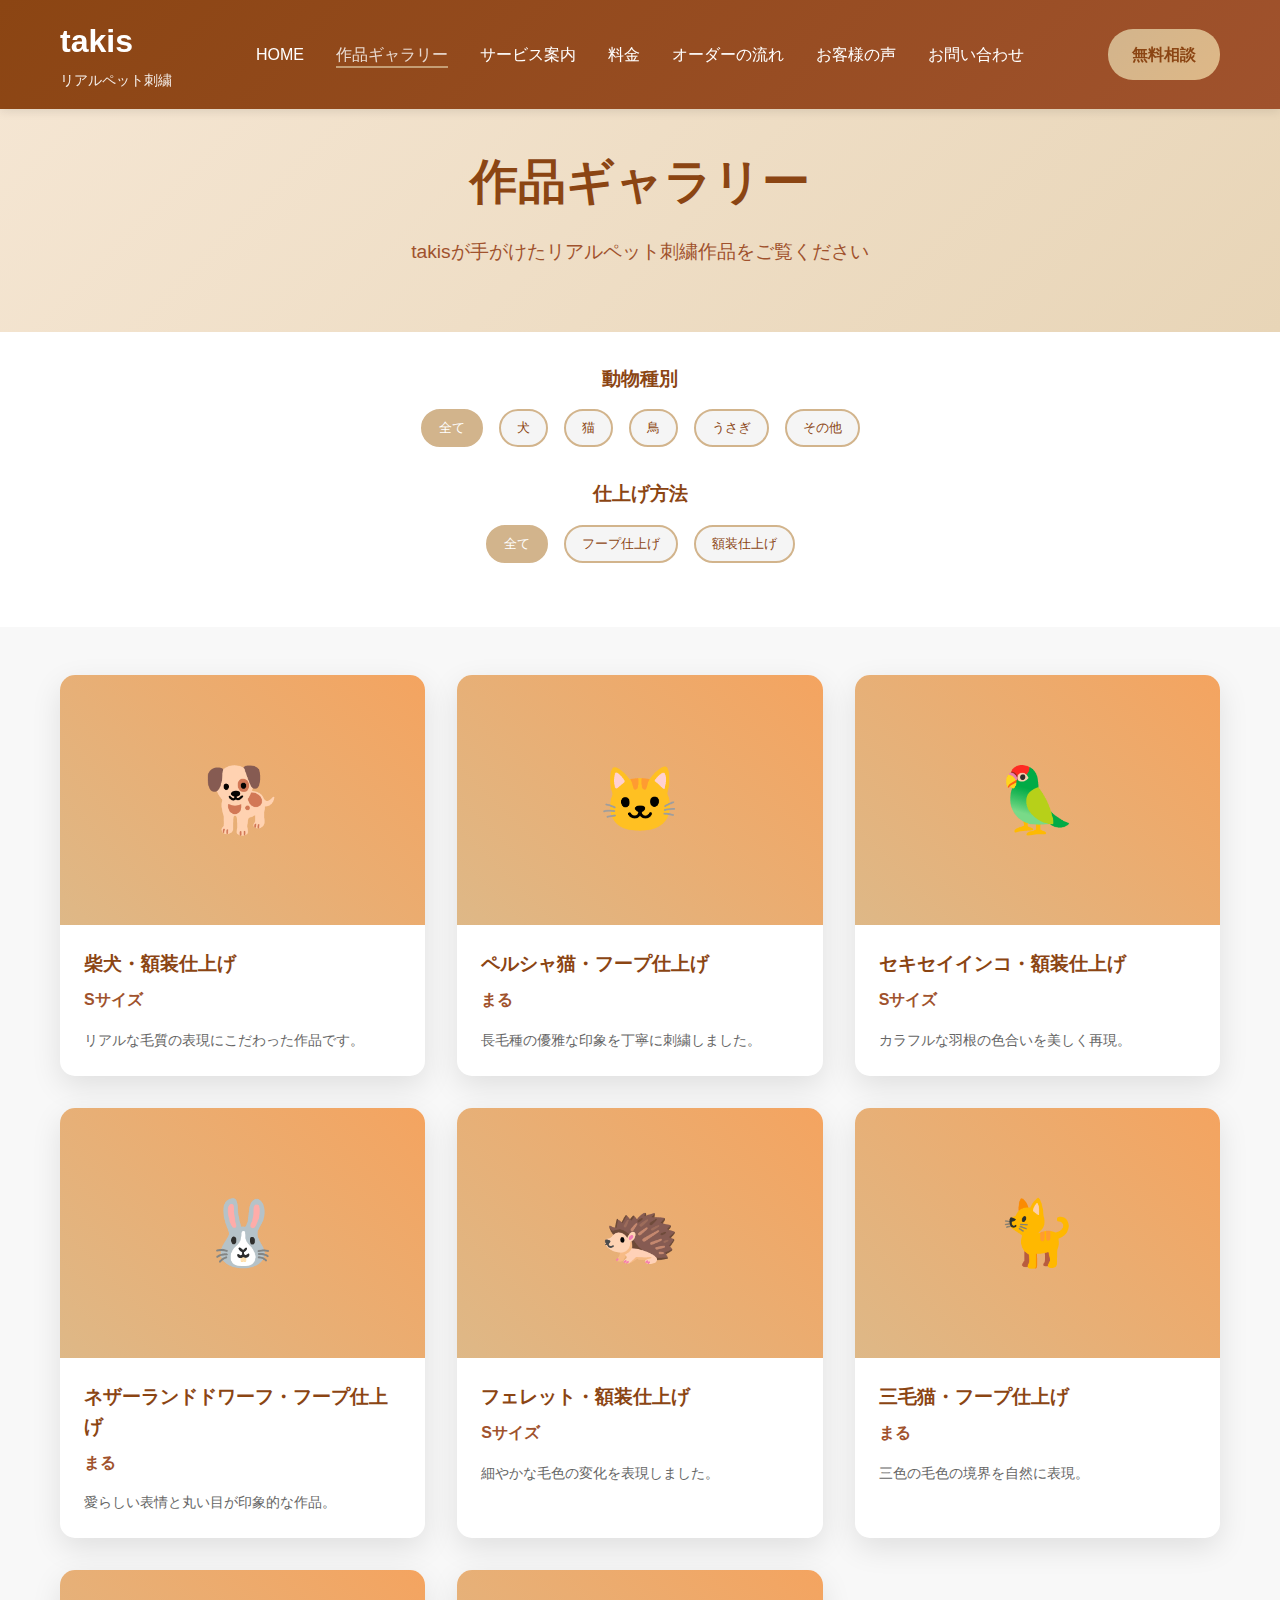
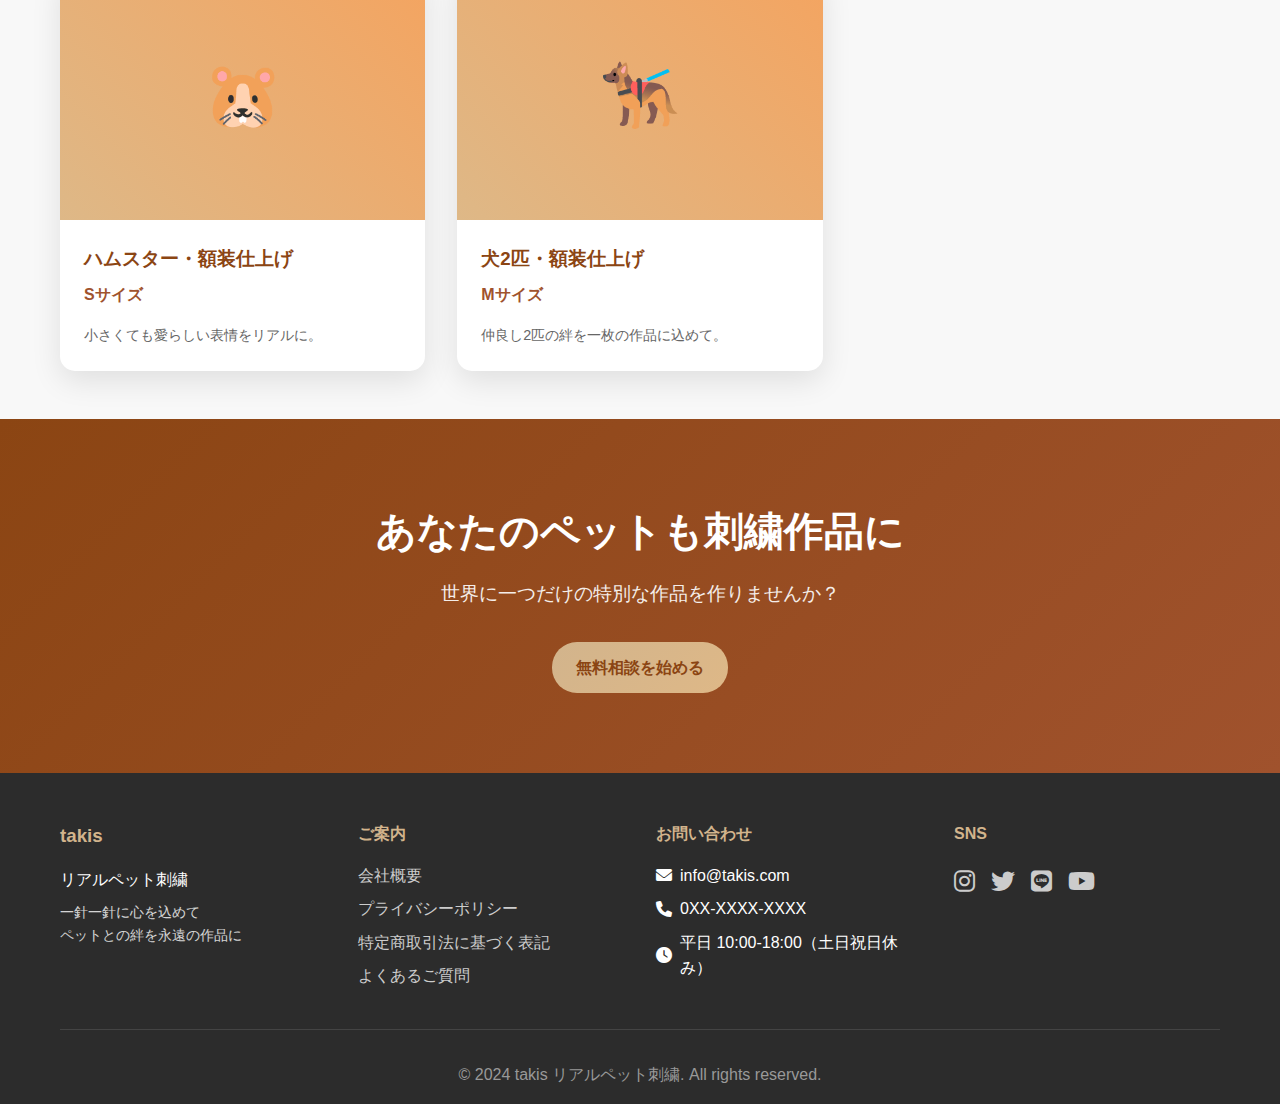
<file: website/gallery.html>
<!DOCTYPE html>
<html lang="ja">
<head>
    <meta charset="UTF-8">
    <meta name="viewport" content="width=device-width, initial-scale=1.0">
    <title>作品ギャラリー - takis リアルペット刺繍オーダー</title>
    <link rel="stylesheet" href="style.css">
    <link href="https://cdnjs.cloudflare.com/ajax/libs/font-awesome/6.0.0/css/all.min.css" rel="stylesheet">
</head>
<body>
    <!-- ヘッダー -->
    <header class="header">
        <div class="container">
            <div class="logo">
                <h1>takis</h1>
                <span>リアルペット刺繍</span>
            </div>
            <nav class="nav">
                <ul>
                    <li><a href="index.html">HOME</a></li>
                    <li><a href="gallery.html" class="active">作品ギャラリー</a></li>
                    <li><a href="services.html">サービス案内</a></li>
                    <li><a href="pricing.html">料金</a></li>
                    <li><a href="process.html">オーダーの流れ</a></li>
                    <li><a href="testimonials.html">お客様の声</a></li>
                    <li><a href="contact.html">お問い合わせ</a></li>
                </ul>
            </nav>
            <a href="contact.html" class="btn-primary">無料相談</a>
            <div class="mobile-menu-btn">
                <i class="fas fa-bars"></i>
            </div>
        </div>
    </header>

    <!-- メインコンテンツ -->
    <main class="main-content">
        <section class="page-header">
            <div class="container">
                <h1>作品ギャラリー</h1>
                <p>takisが手がけたリアルペット刺繍作品をご覧ください</p>
            </div>
        </section>

        <!-- フィルター -->
        <section class="gallery-filters">
            <div class="container">
                <div class="filter-group">
                    <h3>動物種別</h3>
                    <div class="filter-buttons">
                        <button class="filter-btn active" data-filter="all">全て</button>
                        <button class="filter-btn" data-filter="dog">犬</button>
                        <button class="filter-btn" data-filter="cat">猫</button>
                        <button class="filter-btn" data-filter="bird">鳥</button>
                        <button class="filter-btn" data-filter="rabbit">うさぎ</button>
                        <button class="filter-btn" data-filter="other">その他</button>
                    </div>
                </div>
                <div class="filter-group">
                    <h3>仕上げ方法</h3>
                    <div class="filter-buttons">
                        <button class="filter-btn active" data-filter="all-finish">全て</button>
                        <button class="filter-btn" data-filter="hoop">フープ仕上げ</button>
                        <button class="filter-btn" data-filter="frame">額装仕上げ</button>
                    </div>
                </div>
            </div>
        </section>

        <!-- ギャラリー -->
        <section class="gallery">
            <div class="container">
                <div class="gallery-grid">
                    <div class="gallery-item" data-animal="dog" data-finish="frame">
                        <div class="gallery-image">
                            <div class="image-placeholder">🐕</div>
                        </div>
                        <div class="gallery-info">
                            <h3>柴犬・額装仕上げ</h3>
                            <p class="gallery-category">Sサイズ</p>
                            <p class="gallery-description">リアルな毛質の表現にこだわった作品です。</p>
                        </div>
                    </div>

                    <div class="gallery-item" data-animal="cat" data-finish="hoop">
                        <div class="gallery-image">
                            <div class="image-placeholder">🐱</div>
                        </div>
                        <div class="gallery-info">
                            <h3>ペルシャ猫・フープ仕上げ</h3>
                            <p class="gallery-category">まる</p>
                            <p class="gallery-description">長毛種の優雅な印象を丁寧に刺繍しました。</p>
                        </div>
                    </div>

                    <div class="gallery-item" data-animal="bird" data-finish="frame">
                        <div class="gallery-image">
                            <div class="image-placeholder">🦜</div>
                        </div>
                        <div class="gallery-info">
                            <h3>セキセイインコ・額装仕上げ</h3>
                            <p class="gallery-category">Sサイズ</p>
                            <p class="gallery-description">カラフルな羽根の色合いを美しく再現。</p>
                        </div>
                    </div>

                    <div class="gallery-item" data-animal="rabbit" data-finish="hoop">
                        <div class="gallery-image">
                            <div class="image-placeholder">🐰</div>
                        </div>
                        <div class="gallery-info">
                            <h3>ネザーランドドワーフ・フープ仕上げ</h3>
                            <p class="gallery-category">まる</p>
                            <p class="gallery-description">愛らしい表情と丸い目が印象的な作品。</p>
                        </div>
                    </div>

                    <div class="gallery-item" data-animal="other" data-finish="frame">
                        <div class="gallery-image">
                            <div class="image-placeholder">🦔</div>
                        </div>
                        <div class="gallery-info">
                            <h3>フェレット・額装仕上げ</h3>
                            <p class="gallery-category">Sサイズ</p>
                            <p class="gallery-description">細やかな毛色の変化を表現しました。</p>
                        </div>
                    </div>

                    <div class="gallery-item" data-animal="cat" data-finish="hoop">
                        <div class="gallery-image">
                            <div class="image-placeholder">🐈</div>
                        </div>
                        <div class="gallery-info">
                            <h3>三毛猫・フープ仕上げ</h3>
                            <p class="gallery-category">まる</p>
                            <p class="gallery-description">三色の毛色の境界を自然に表現。</p>
                        </div>
                    </div>

                    <div class="gallery-item" data-animal="other" data-finish="frame">
                        <div class="gallery-image">
                            <div class="image-placeholder">🐹</div>
                        </div>
                        <div class="gallery-info">
                            <h3>ハムスター・額装仕上げ</h3>
                            <p class="gallery-category">Sサイズ</p>
                            <p class="gallery-description">小さくても愛らしい表情をリアルに。</p>
                        </div>
                    </div>

                    <div class="gallery-item" data-animal="dog" data-finish="frame">
                        <div class="gallery-image">
                            <div class="image-placeholder">🐕‍🦺</div>
                        </div>
                        <div class="gallery-info">
                            <h3>犬2匹・額装仕上げ</h3>
                            <p class="gallery-category">Mサイズ</p>
                            <p class="gallery-description">仲良し2匹の絆を一枚の作品に込めて。</p>
                        </div>
                    </div>
                </div>
            </div>
        </section>

        <!-- CTA -->
        <section class="cta">
            <div class="container">
                <h2>あなたのペットも刺繍作品に</h2>
                <p>世界に一つだけの特別な作品を作りませんか？</p>
                <a href="contact.html" class="btn-primary">無料相談を始める</a>
            </div>
        </section>
    </main>

    <!-- フッター -->
    <footer class="footer">
        <div class="container">
            <div class="footer-content">
                <div class="footer-section">
                    <div class="footer-logo">
                        <h3>takis</h3>
                        <p>リアルペット刺繍</p>
                        <p class="tagline">一針一針に心を込めて<br>ペットとの絆を永遠の作品に</p>
                    </div>
                </div>
                <div class="footer-section">
                    <h4>ご案内</h4>
                    <ul>
                        <li><a href="#">会社概要</a></li>
                        <li><a href="#">プライバシーポリシー</a></li>
                        <li><a href="#">特定商取引法に基づく表記</a></li>
                        <li><a href="#">よくあるご質問</a></li>
                    </ul>
                </div>
                <div class="footer-section">
                    <h4>お問い合わせ</h4>
                    <div class="contact-info">
                        <p><i class="fas fa-envelope"></i> info@takis.com</p>
                        <p><i class="fas fa-phone"></i> 0XX-XXXX-XXXX</p>
                        <p><i class="fas fa-clock"></i> 平日 10:00-18:00（土日祝日休み）</p>
                    </div>
                </div>
                <div class="footer-section">
                    <h4>SNS</h4>
                    <div class="social-links">
                        <a href="#"><i class="fab fa-instagram"></i></a>
                        <a href="#"><i class="fab fa-twitter"></i></a>
                        <a href="#"><i class="fab fa-line"></i></a>
                        <a href="#"><i class="fab fa-youtube"></i></a>
                    </div>
                </div>
            </div>
            <div class="footer-bottom">
                <p>&copy; 2024 takis リアルペット刺繍. All rights reserved.</p>
            </div>
        </div>
    </footer>

    <script src="script.js"></script>
</body>
</html>
</file>
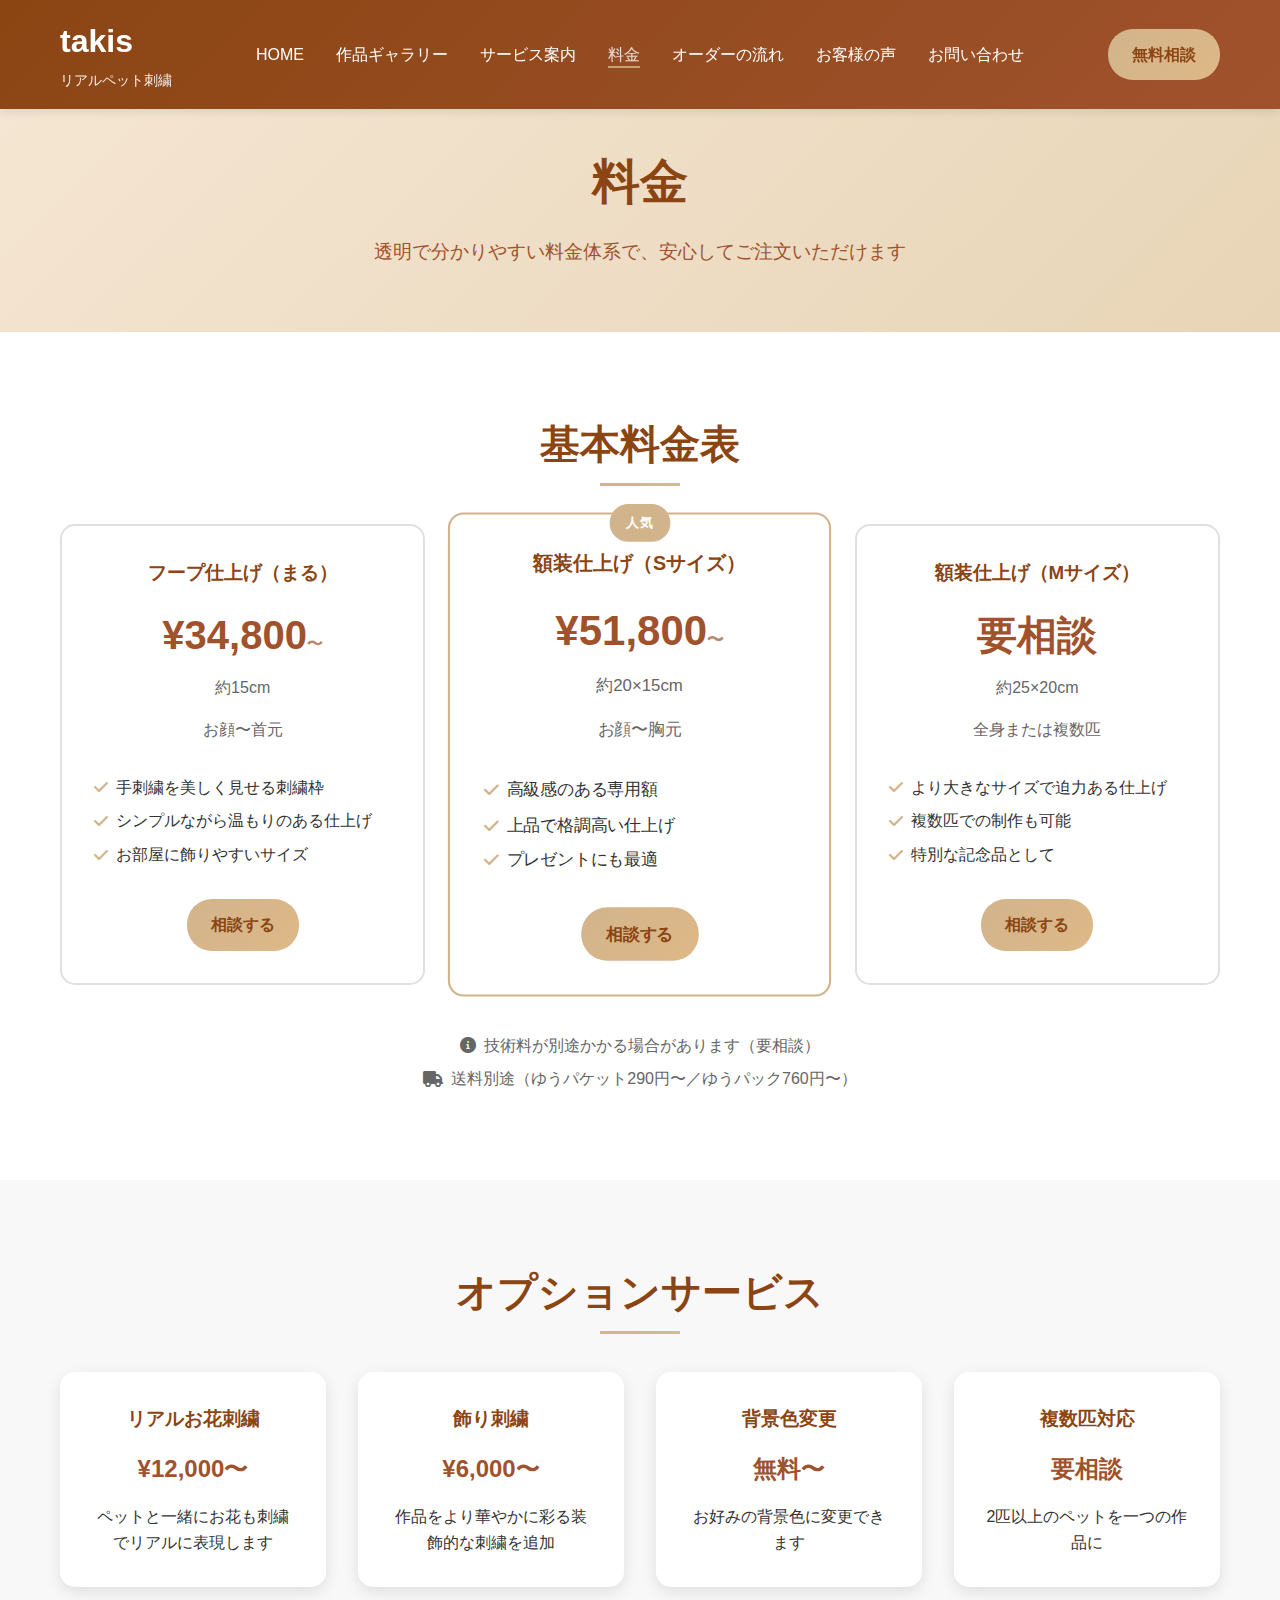
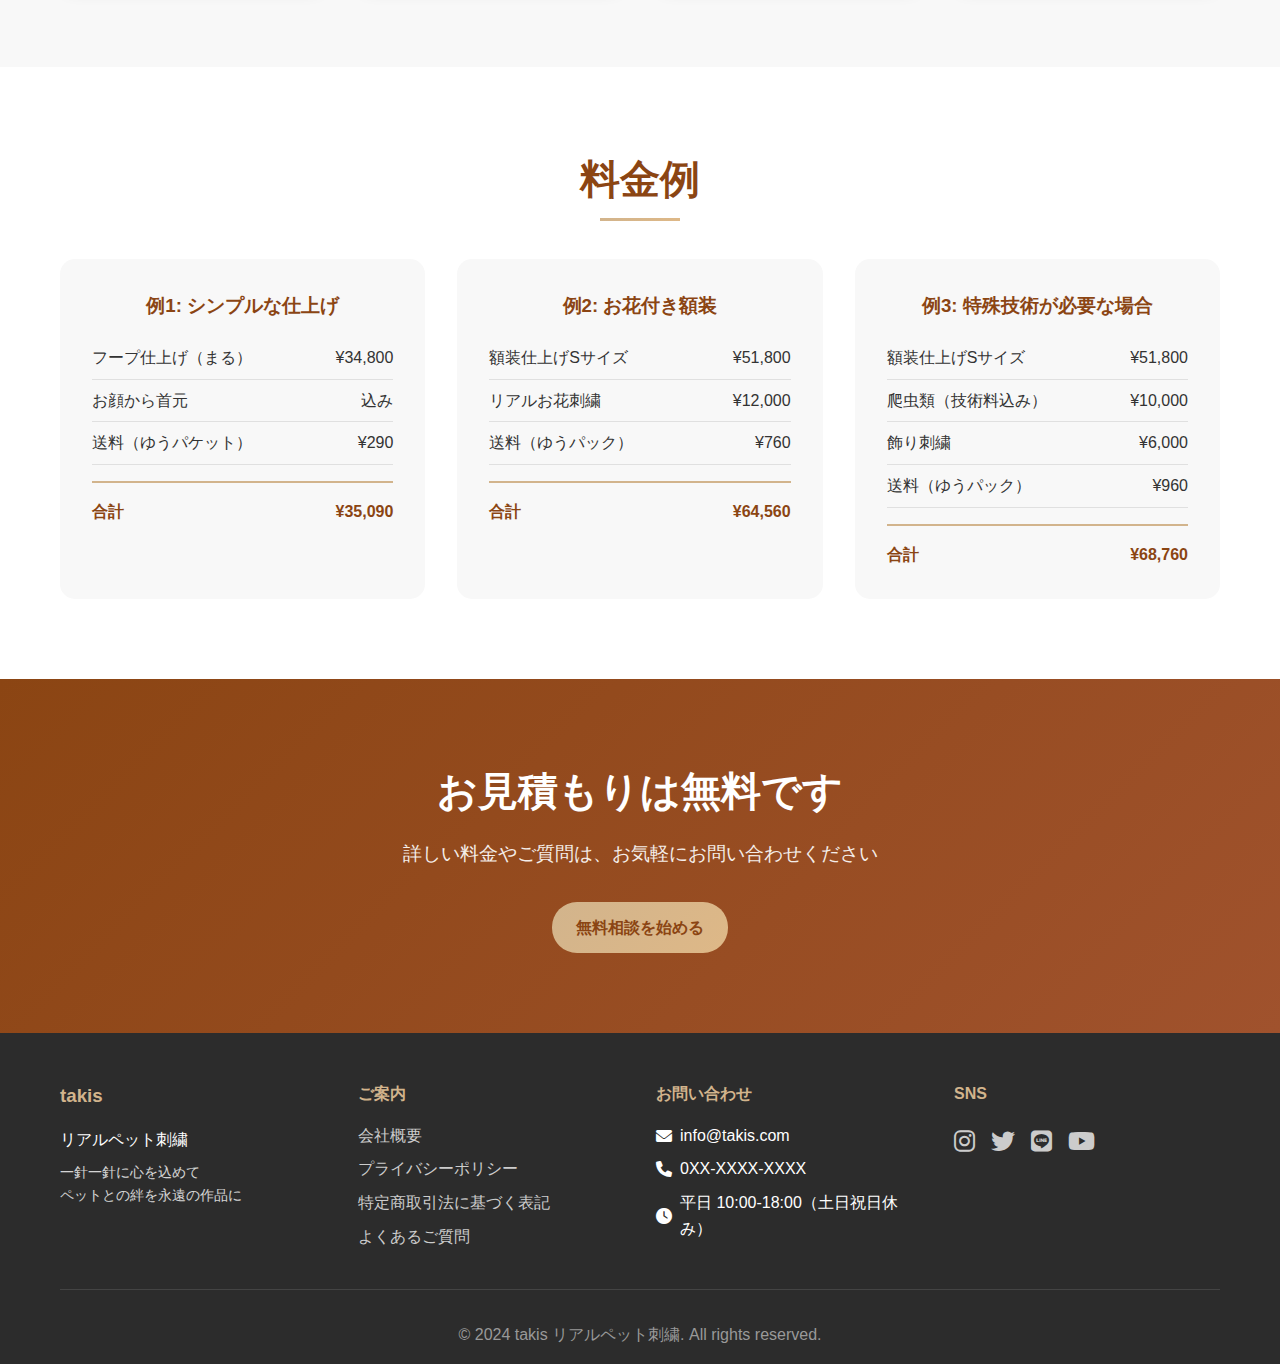
<file: website/pricing.html>
<!DOCTYPE html>
<html lang="ja">
<head>
    <meta charset="UTF-8">
    <meta name="viewport" content="width=device-width, initial-scale=1.0">
    <title>料金 - takis リアルペット刺繍オーダー</title>
    <link rel="stylesheet" href="style.css">
    <link href="https://cdnjs.cloudflare.com/ajax/libs/font-awesome/6.0.0/css/all.min.css" rel="stylesheet">
</head>
<body>
    <!-- ヘッダー -->
    <header class="header">
        <div class="container">
            <div class="logo">
                <h1>takis</h1>
                <span>リアルペット刺繍</span>
            </div>
            <nav class="nav">
                <ul>
                    <li><a href="index.html">HOME</a></li>
                    <li><a href="gallery.html">作品ギャラリー</a></li>
                    <li><a href="services.html">サービス案内</a></li>
                    <li><a href="pricing.html" class="active">料金</a></li>
                    <li><a href="process.html">オーダーの流れ</a></li>
                    <li><a href="testimonials.html">お客様の声</a></li>
                    <li><a href="contact.html">お問い合わせ</a></li>
                </ul>
            </nav>
            <a href="contact.html" class="btn-primary">無料相談</a>
            <div class="mobile-menu-btn">
                <i class="fas fa-bars"></i>
            </div>
        </div>
    </header>

    <!-- メインコンテンツ -->
    <main class="main-content">
        <section class="page-header">
            <div class="container">
                <h1>料金</h1>
                <p>透明で分かりやすい料金体系で、安心してご注文いただけます</p>
            </div>
        </section>

        <!-- 基本料金表 -->
        <section class="pricing-table">
            <div class="container">
                <h2 class="section-title">基本料金表</h2>
                <div class="pricing-grid">
                    <div class="pricing-card">
                        <h3>フープ仕上げ（まる）</h3>
                        <div class="price">¥34,800<span>〜</span></div>
                        <div class="size-info">約15cm</div>
                        <div class="coverage">お顔〜首元</div>
                        <ul class="features-list">
                            <li><i class="fas fa-check"></i>手刺繍を美しく見せる刺繍枠</li>
                            <li><i class="fas fa-check"></i>シンプルながら温もりのある仕上げ</li>
                            <li><i class="fas fa-check"></i>お部屋に飾りやすいサイズ</li>
                        </ul>
                        <a href="contact.html" class="btn-primary">相談する</a>
                    </div>

                    <div class="pricing-card popular">
                        <div class="popular-badge">人気</div>
                        <h3>額装仕上げ（Sサイズ）</h3>
                        <div class="price">¥51,800<span>〜</span></div>
                        <div class="size-info">約20×15cm</div>
                        <div class="coverage">お顔〜胸元</div>
                        <ul class="features-list">
                            <li><i class="fas fa-check"></i>高級感のある専用額</li>
                            <li><i class="fas fa-check"></i>上品で格調高い仕上げ</li>
                            <li><i class="fas fa-check"></i>プレゼントにも最適</li>
                        </ul>
                        <a href="contact.html" class="btn-primary">相談する</a>
                    </div>

                    <div class="pricing-card">
                        <h3>額装仕上げ（Mサイズ）</h3>
                        <div class="price">要相談</div>
                        <div class="size-info">約25×20cm</div>
                        <div class="coverage">全身または複数匹</div>
                        <ul class="features-list">
                            <li><i class="fas fa-check"></i>より大きなサイズで迫力ある仕上げ</li>
                            <li><i class="fas fa-check"></i>複数匹での制作も可能</li>
                            <li><i class="fas fa-check"></i>特別な記念品として</li>
                        </ul>
                        <a href="contact.html" class="btn-primary">相談する</a>
                    </div>
                </div>

                <div class="pricing-notes">
                    <p><i class="fas fa-info-circle"></i> 技術料が別途かかる場合があります（要相談）</p>
                    <p><i class="fas fa-truck"></i> 送料別途（ゆうパケット290円〜／ゆうパック760円〜）</p>
                </div>
            </div>
        </section>

        <!-- オプションサービス -->
        <section class="options">
            <div class="container">
                <h2 class="section-title">オプションサービス</h2>
                <div class="options-grid">
                    <div class="option-card">
                        <h3>リアルお花刺繍</h3>
                        <div class="option-price">¥12,000〜</div>
                        <p>ペットと一緒にお花も刺繍でリアルに表現します</p>
                    </div>
                    <div class="option-card">
                        <h3>飾り刺繍</h3>
                        <div class="option-price">¥6,000〜</div>
                        <p>作品をより華やかに彩る装飾的な刺繍を追加</p>
                    </div>
                    <div class="option-card">
                        <h3>背景色変更</h3>
                        <div class="option-price">無料〜</div>
                        <p>お好みの背景色に変更できます</p>
                    </div>
                    <div class="option-card">
                        <h3>複数匹対応</h3>
                        <div class="option-price">要相談</div>
                        <p>2匹以上のペットを一つの作品に</p>
                    </div>
                </div>
            </div>
        </section>

        <!-- 料金例 -->
        <section class="pricing-examples">
            <div class="container">
                <h2 class="section-title">料金例</h2>
                <div class="examples-grid">
                    <div class="example-card">
                        <h3>例1: シンプルな仕上げ</h3>
                        <div class="example-breakdown">
                            <div class="breakdown-item">
                                <span>フープ仕上げ（まる）</span>
                                <span>¥34,800</span>
                            </div>
                            <div class="breakdown-item">
                                <span>お顔から首元</span>
                                <span>込み</span>
                            </div>
                            <div class="breakdown-item">
                                <span>送料（ゆうパケット）</span>
                                <span>¥290</span>
                            </div>
                            <div class="breakdown-total">
                                <span>合計</span>
                                <span>¥35,090</span>
                            </div>
                        </div>
                    </div>

                    <div class="example-card">
                        <h3>例2: お花付き額装</h3>
                        <div class="example-breakdown">
                            <div class="breakdown-item">
                                <span>額装仕上げSサイズ</span>
                                <span>¥51,800</span>
                            </div>
                            <div class="breakdown-item">
                                <span>リアルお花刺繍</span>
                                <span>¥12,000</span>
                            </div>
                            <div class="breakdown-item">
                                <span>送料（ゆうパック）</span>
                                <span>¥760</span>
                            </div>
                            <div class="breakdown-total">
                                <span>合計</span>
                                <span>¥64,560</span>
                            </div>
                        </div>
                    </div>

                    <div class="example-card">
                        <h3>例3: 特殊技術が必要な場合</h3>
                        <div class="example-breakdown">
                            <div class="breakdown-item">
                                <span>額装仕上げSサイズ</span>
                                <span>¥51,800</span>
                            </div>
                            <div class="breakdown-item">
                                <span>爬虫類（技術料込み）</span>
                                <span>¥10,000</span>
                            </div>
                            <div class="breakdown-item">
                                <span>飾り刺繍</span>
                                <span>¥6,000</span>
                            </div>
                            <div class="breakdown-item">
                                <span>送料（ゆうパック）</span>
                                <span>¥960</span>
                            </div>
                            <div class="breakdown-total">
                                <span>合計</span>
                                <span>¥68,760</span>
                            </div>
                        </div>
                    </div>
                </div>
            </div>
        </section>

        <!-- 支払い方法 */
        <section class="payment-methods">
            <div class="container">
                <h2 class="section-title">お支払い方法</h2>
                <div class="payment-grid">
                    <div class="payment-card">
                        <div class="payment-icon">
                            <i class="fas fa-university"></i>
                        </div>
                        <h3>銀行振込</h3>
                        <p>ゆうちょ銀行、その他金融機関<br>ご入金確認後、制作開始</p>
                    </div>
                    <div class="payment-card">
                        <div class="payment-icon">
                            <i class="fas fa-credit-card"></i>
                        </div>
                        <h3>クレジットカード</h3>
                        <p>VISA / Master / JCB / AMEX<br>安全なオンライン決済</p>
                    </div>
                    <div class="payment-card">
                        <div class="payment-icon">
                            <i class="fas fa-mobile-alt"></i>
                        </div>
                        <h3>電子マネー</h3>
                        <p>PayPay / 楽天Pay / その他対応<br>スマートフォンで簡単決済</p>
                    </div>
                </div>
                <div class="payment-notes">
                    <p><i class="fas fa-receipt"></i> 領収書の発行も可能です</p>
                    <p><i class="fas fa-shield-alt"></i> すべての支払い方法で安全な取引をお約束します</p>
                </div>
            </div>
        </section>

        <!-- CTA -->
        <section class="cta">
            <div class="container">
                <h2>お見積もりは無料です</h2>
                <p>詳しい料金やご質問は、お気軽にお問い合わせください</p>
                <a href="contact.html" class="btn-primary">無料相談を始める</a>
            </div>
        </section>
    </main>

    <!-- フッター -->
    <footer class="footer">
        <div class="container">
            <div class="footer-content">
                <div class="footer-section">
                    <div class="footer-logo">
                        <h3>takis</h3>
                        <p>リアルペット刺繍</p>
                        <p class="tagline">一針一針に心を込めて<br>ペットとの絆を永遠の作品に</p>
                    </div>
                </div>
                <div class="footer-section">
                    <h4>ご案内</h4>
                    <ul>
                        <li><a href="#">会社概要</a></li>
                        <li><a href="#">プライバシーポリシー</a></li>
                        <li><a href="#">特定商取引法に基づく表記</a></li>
                        <li><a href="#">よくあるご質問</a></li>
                    </ul>
                </div>
                <div class="footer-section">
                    <h4>お問い合わせ</h4>
                    <div class="contact-info">
                        <p><i class="fas fa-envelope"></i> info@takis.com</p>
                        <p><i class="fas fa-phone"></i> 0XX-XXXX-XXXX</p>
                        <p><i class="fas fa-clock"></i> 平日 10:00-18:00（土日祝日休み）</p>
                    </div>
                </div>
                <div class="footer-section">
                    <h4>SNS</h4>
                    <div class="social-links">
                        <a href="#"><i class="fab fa-instagram"></i></a>
                        <a href="#"><i class="fab fa-twitter"></i></a>
                        <a href="#"><i class="fab fa-line"></i></a>
                        <a href="#"><i class="fab fa-youtube"></i></a>
                    </div>
                </div>
            </div>
            <div class="footer-bottom">
                <p>&copy; 2024 takis リアルペット刺繍. All rights reserved.</p>
            </div>
        </div>
    </footer>

    <script src="script.js"></script>
</body>
</html>
</file>
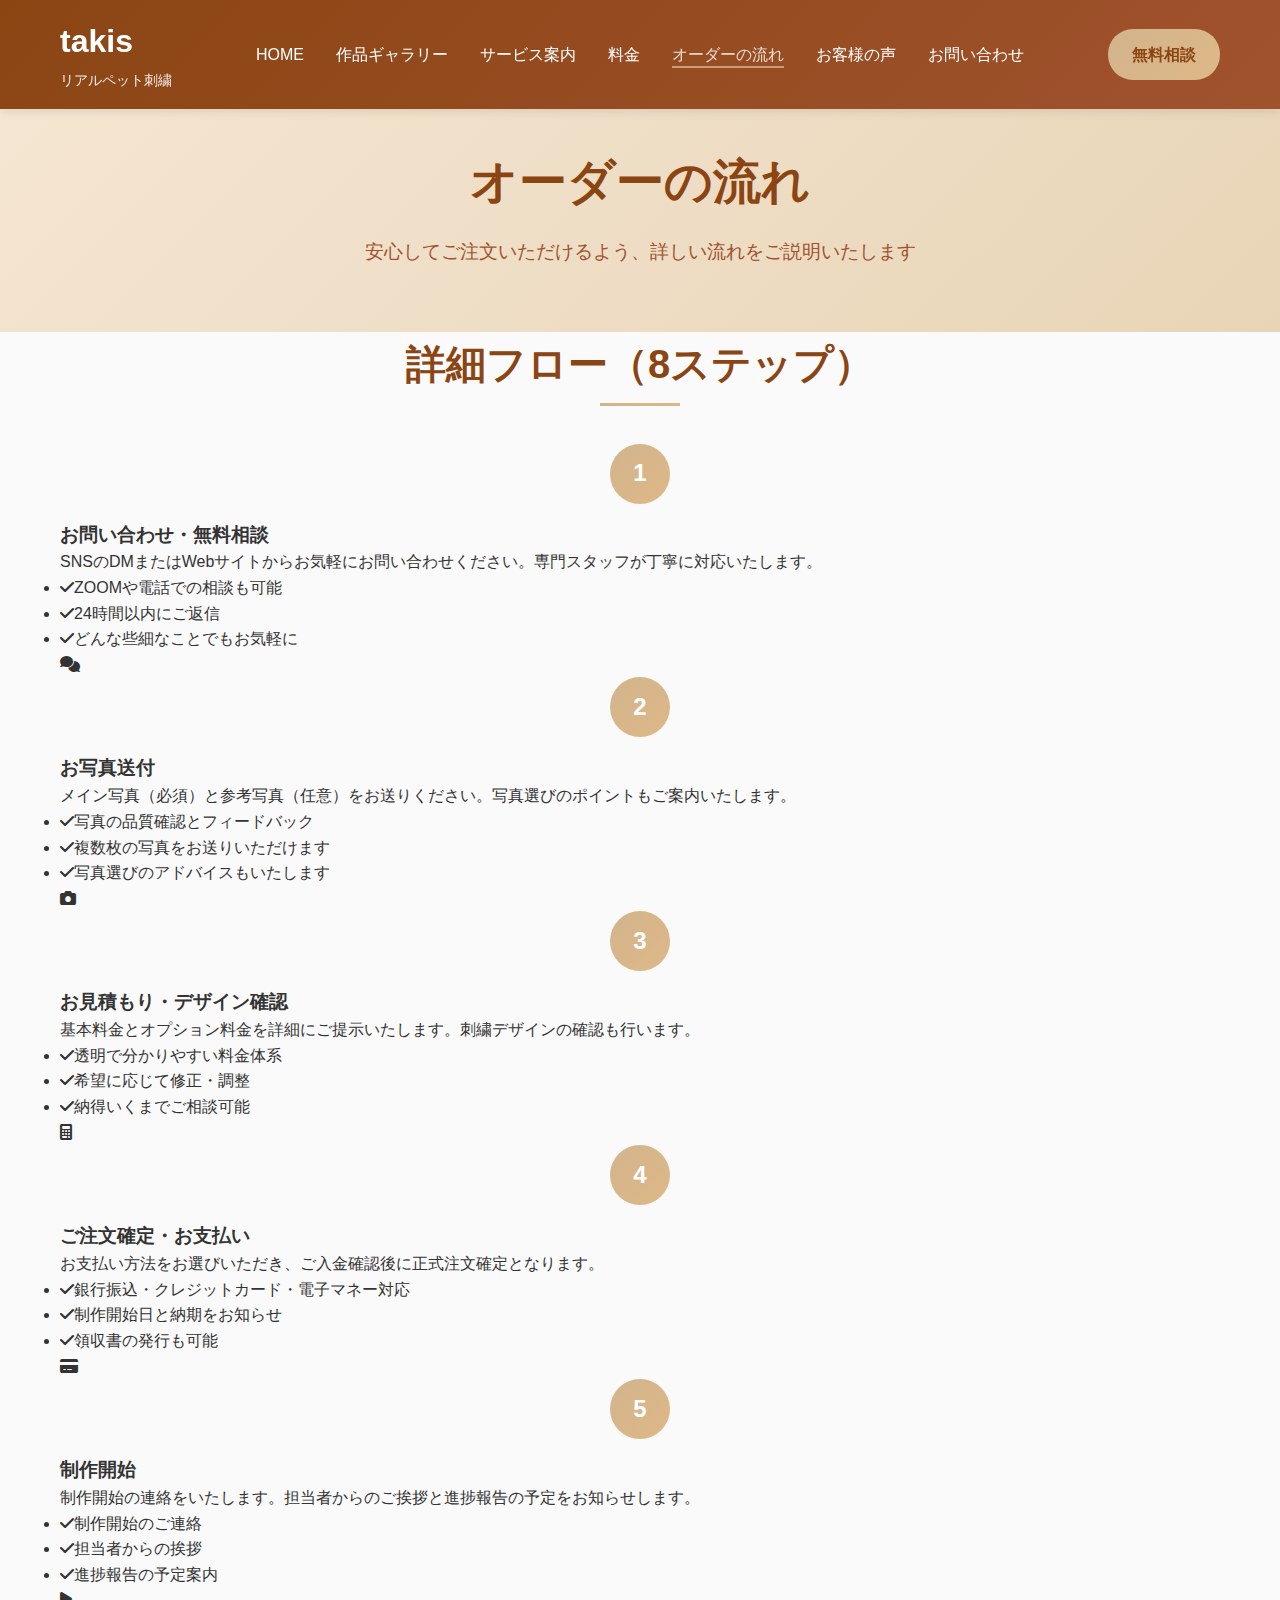
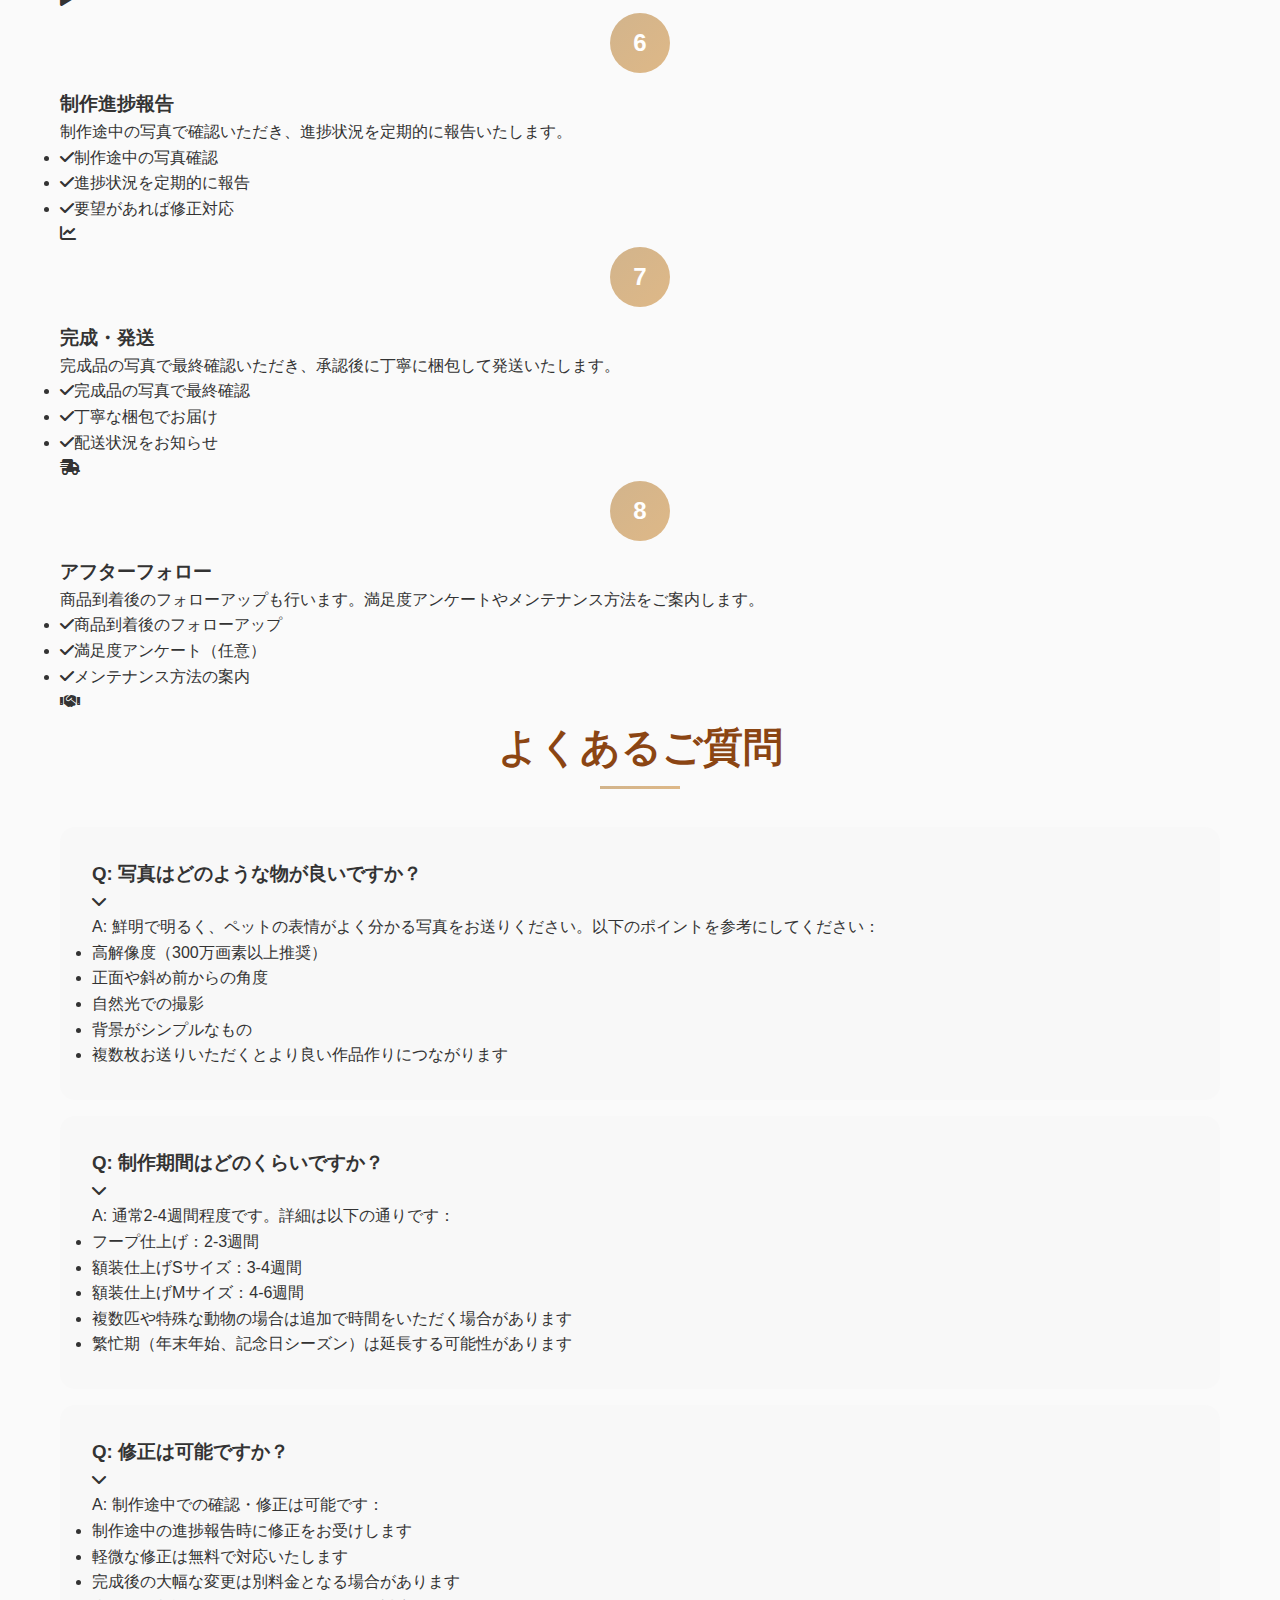
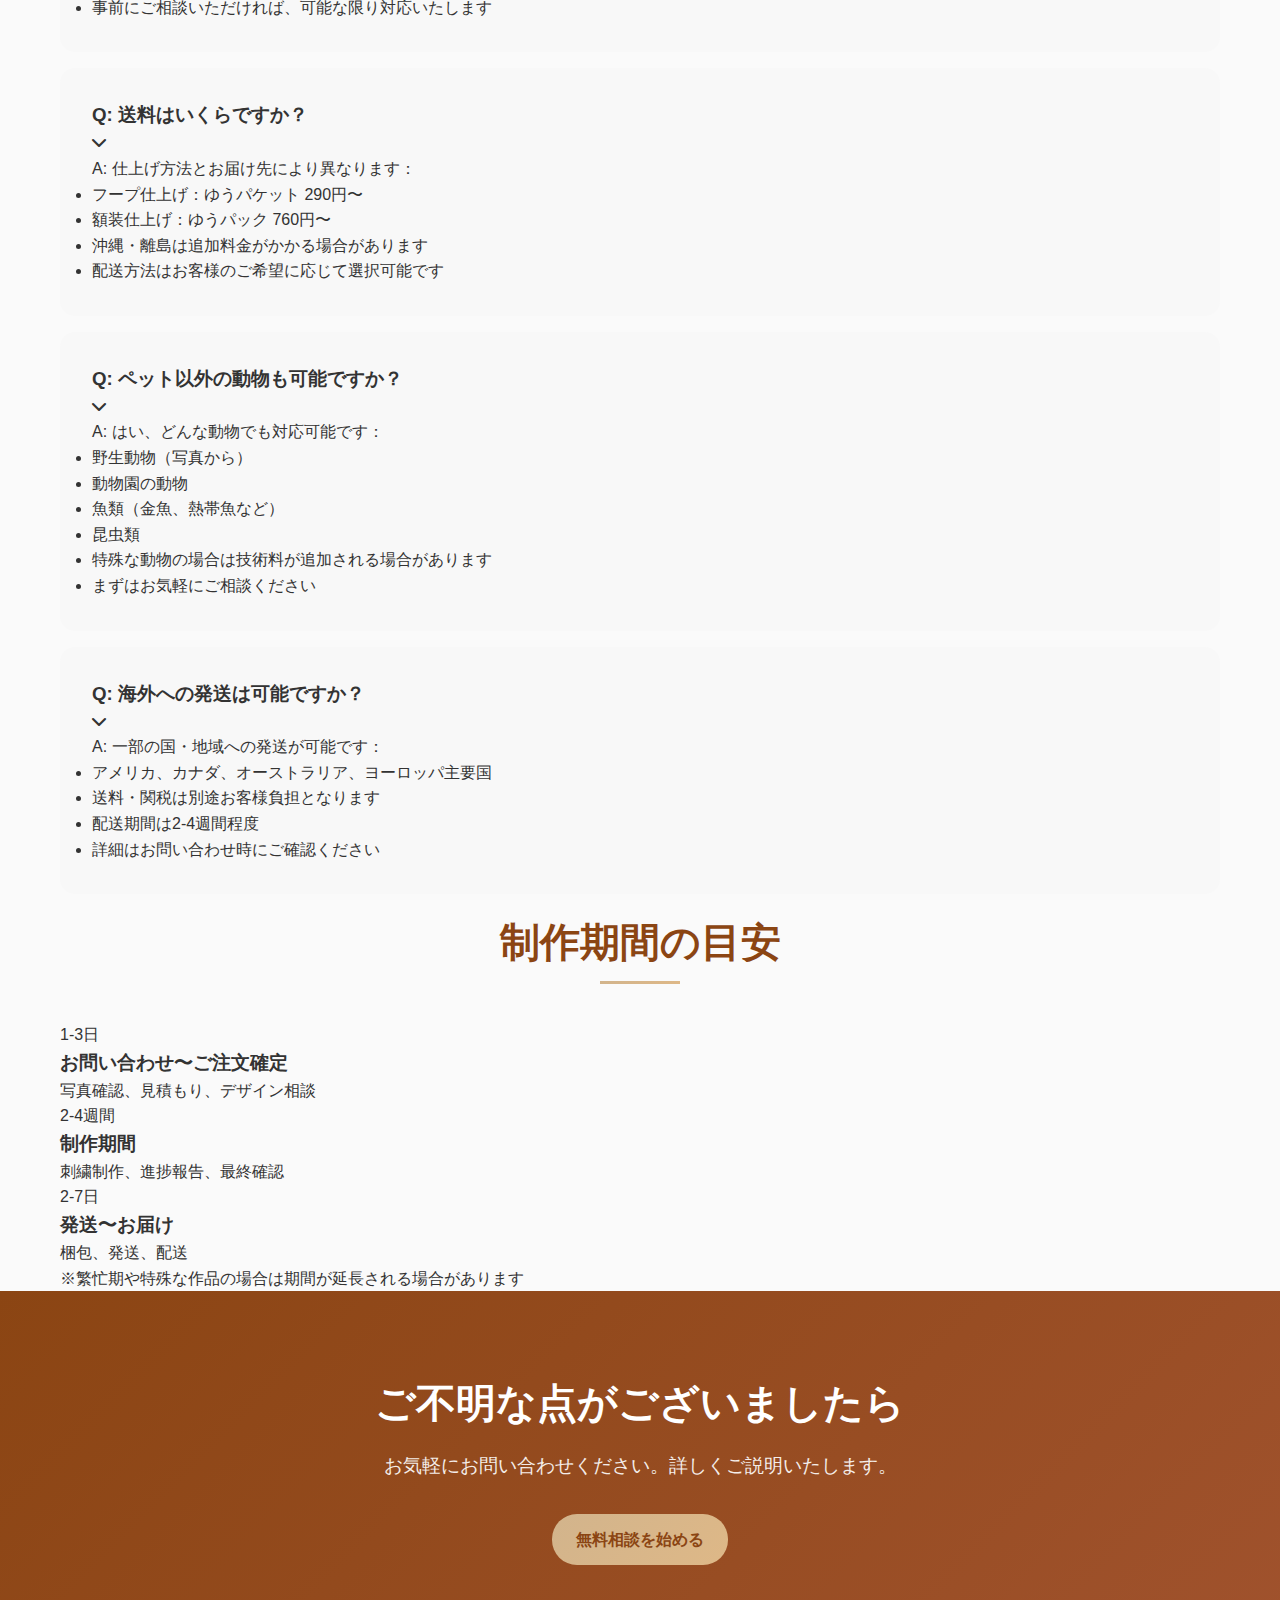
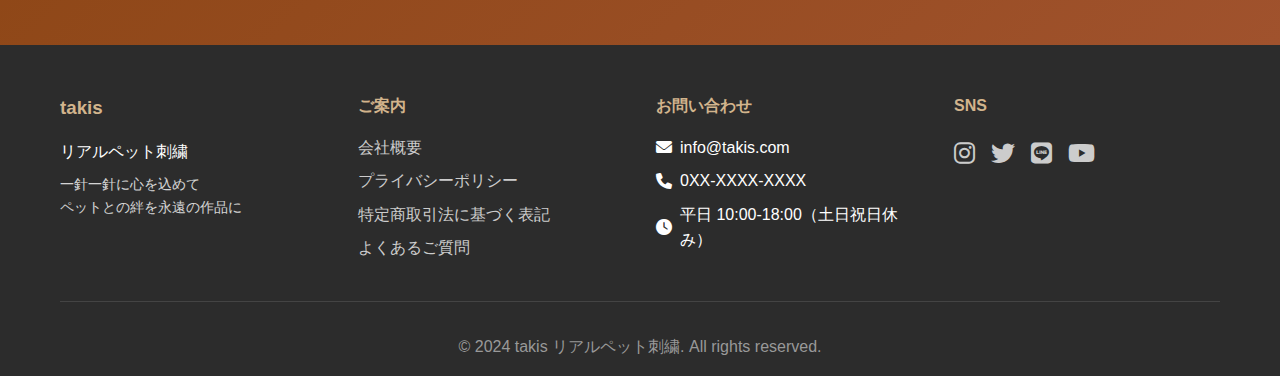
<file: website/process.html>
<!DOCTYPE html>
<html lang="ja">
<head>
    <meta charset="UTF-8">
    <meta name="viewport" content="width=device-width, initial-scale=1.0">
    <title>オーダーの流れ - takis リアルペット刺繍オーダー</title>
    <link rel="stylesheet" href="style.css">
    <link href="https://cdnjs.cloudflare.com/ajax/libs/font-awesome/6.0.0/css/all.min.css" rel="stylesheet">
</head>
<body>
    <!-- ヘッダー -->
    <header class="header">
        <div class="container">
            <div class="logo">
                <h1>takis</h1>
                <span>リアルペット刺繍</span>
            </div>
            <nav class="nav">
                <ul>
                    <li><a href="index.html">HOME</a></li>
                    <li><a href="gallery.html">作品ギャラリー</a></li>
                    <li><a href="services.html">サービス案内</a></li>
                    <li><a href="pricing.html">料金</a></li>
                    <li><a href="process.html" class="active">オーダーの流れ</a></li>
                    <li><a href="testimonials.html">お客様の声</a></li>
                    <li><a href="contact.html">お問い合わせ</a></li>
                </ul>
            </nav>
            <a href="contact.html" class="btn-primary">無料相談</a>
            <div class="mobile-menu-btn">
                <i class="fas fa-bars"></i>
            </div>
        </div>
    </header>

    <!-- メインコンテンツ -->
    <main class="main-content">
        <section class="page-header">
            <div class="container">
                <h1>オーダーの流れ</h1>
                <p>安心してご注文いただけるよう、詳しい流れをご説明いたします</p>
            </div>
        </section>

        <!-- 詳細フロー -->
        <section class="detailed-flow">
            <div class="container">
                <h2 class="section-title">詳細フロー（8ステップ）</h2>
                <div class="flow-timeline">
                    <div class="flow-step">
                        <div class="step-number">1</div>
                        <div class="step-content">
                            <h3>お問い合わせ・無料相談</h3>
                            <div class="step-description">
                                <p>SNSのDMまたはWebサイトからお気軽にお問い合わせください。専門スタッフが丁寧に対応いたします。</p>
                                <ul class="step-features">
                                    <li><i class="fas fa-check"></i>ZOOMや電話での相談も可能</li>
                                    <li><i class="fas fa-check"></i>24時間以内にご返信</li>
                                    <li><i class="fas fa-check"></i>どんな些細なことでもお気軽に</li>
                                </ul>
                            </div>
                            <div class="step-icon">
                                <i class="fas fa-comments"></i>
                            </div>
                        </div>
                    </div>

                    <div class="flow-step">
                        <div class="step-number">2</div>
                        <div class="step-content">
                            <h3>お写真送付</h3>
                            <div class="step-description">
                                <p>メイン写真（必須）と参考写真（任意）をお送りください。写真選びのポイントもご案内いたします。</p>
                                <ul class="step-features">
                                    <li><i class="fas fa-check"></i>写真の品質確認とフィードバック</li>
                                    <li><i class="fas fa-check"></i>複数枚の写真をお送りいただけます</li>
                                    <li><i class="fas fa-check"></i>写真選びのアドバイスもいたします</li>
                                </ul>
                            </div>
                            <div class="step-icon">
                                <i class="fas fa-camera"></i>
                            </div>
                        </div>
                    </div>

                    <div class="flow-step">
                        <div class="step-number">3</div>
                        <div class="step-content">
                            <h3>お見積もり・デザイン確認</h3>
                            <div class="step-description">
                                <p>基本料金とオプション料金を詳細にご提示いたします。刺繍デザインの確認も行います。</p>
                                <ul class="step-features">
                                    <li><i class="fas fa-check"></i>透明で分かりやすい料金体系</li>
                                    <li><i class="fas fa-check"></i>希望に応じて修正・調整</li>
                                    <li><i class="fas fa-check"></i>納得いくまでご相談可能</li>
                                </ul>
                            </div>
                            <div class="step-icon">
                                <i class="fas fa-calculator"></i>
                            </div>
                        </div>
                    </div>

                    <div class="flow-step">
                        <div class="step-number">4</div>
                        <div class="step-content">
                            <h3>ご注文確定・お支払い</h3>
                            <div class="step-description">
                                <p>お支払い方法をお選びいただき、ご入金確認後に正式注文確定となります。</p>
                                <ul class="step-features">
                                    <li><i class="fas fa-check"></i>銀行振込・クレジットカード・電子マネー対応</li>
                                    <li><i class="fas fa-check"></i>制作開始日と納期をお知らせ</li>
                                    <li><i class="fas fa-check"></i>領収書の発行も可能</li>
                                </ul>
                            </div>
                            <div class="step-icon">
                                <i class="fas fa-credit-card"></i>
                            </div>
                        </div>
                    </div>

                    <div class="flow-step">
                        <div class="step-number">5</div>
                        <div class="step-content">
                            <h3>制作開始</h3>
                            <div class="step-description">
                                <p>制作開始の連絡をいたします。担当者からのご挨拶と進捗報告の予定をお知らせします。</p>
                                <ul class="step-features">
                                    <li><i class="fas fa-check"></i>制作開始のご連絡</li>
                                    <li><i class="fas fa-check"></i>担当者からの挨拶</li>
                                    <li><i class="fas fa-check"></i>進捗報告の予定案内</li>
                                </ul>
                            </div>
                            <div class="step-icon">
                                <i class="fas fa-play"></i>
                            </div>
                        </div>
                    </div>

                    <div class="flow-step">
                        <div class="step-number">6</div>
                        <div class="step-content">
                            <h3>制作進捗報告</h3>
                            <div class="step-description">
                                <p>制作途中の写真で確認いただき、進捗状況を定期的に報告いたします。</p>
                                <ul class="step-features">
                                    <li><i class="fas fa-check"></i>制作途中の写真確認</li>
                                    <li><i class="fas fa-check"></i>進捗状況を定期的に報告</li>
                                    <li><i class="fas fa-check"></i>要望があれば修正対応</li>
                                </ul>
                            </div>
                            <div class="step-icon">
                                <i class="fas fa-chart-line"></i>
                            </div>
                        </div>
                    </div>

                    <div class="flow-step">
                        <div class="step-number">7</div>
                        <div class="step-content">
                            <h3>完成・発送</h3>
                            <div class="step-description">
                                <p>完成品の写真で最終確認いただき、承認後に丁寧に梱包して発送いたします。</p>
                                <ul class="step-features">
                                    <li><i class="fas fa-check"></i>完成品の写真で最終確認</li>
                                    <li><i class="fas fa-check"></i>丁寧な梱包でお届け</li>
                                    <li><i class="fas fa-check"></i>配送状況をお知らせ</li>
                                </ul>
                            </div>
                            <div class="step-icon">
                                <i class="fas fa-shipping-fast"></i>
                            </div>
                        </div>
                    </div>

                    <div class="flow-step">
                        <div class="step-number">8</div>
                        <div class="step-content">
                            <h3>アフターフォロー</h3>
                            <div class="step-description">
                                <p>商品到着後のフォローアップも行います。満足度アンケートやメンテナンス方法をご案内します。</p>
                                <ul class="step-features">
                                    <li><i class="fas fa-check"></i>商品到着後のフォローアップ</li>
                                    <li><i class="fas fa-check"></i>満足度アンケート（任意）</li>
                                    <li><i class="fas fa-check"></i>メンテナンス方法の案内</li>
                                </ul>
                            </div>
                            <div class="step-icon">
                                <i class="fas fa-handshake"></i>
                            </div>
                        </div>
                    </div>
                </div>
            </div>
        </section>

        <!-- よくあるご質問 -->
        <section class="faq-section">
            <div class="container">
                <h2 class="section-title">よくあるご質問</h2>
                <div class="faq-items">
                    <div class="faq-item">
                        <div class="faq-question">
                            <h3>Q: 写真はどのような物が良いですか？</h3>
                            <i class="fas fa-chevron-down"></i>
                        </div>
                        <div class="faq-answer">
                            <p>A: 鮮明で明るく、ペットの表情がよく分かる写真をお送りください。以下のポイントを参考にしてください：</p>
                            <ul>
                                <li>高解像度（300万画素以上推奨）</li>
                                <li>正面や斜め前からの角度</li>
                                <li>自然光での撮影</li>
                                <li>背景がシンプルなもの</li>
                                <li>複数枚お送りいただくとより良い作品作りにつながります</li>
                            </ul>
                        </div>
                    </div>

                    <div class="faq-item">
                        <div class="faq-question">
                            <h3>Q: 制作期間はどのくらいですか？</h3>
                            <i class="fas fa-chevron-down"></i>
                        </div>
                        <div class="faq-answer">
                            <p>A: 通常2-4週間程度です。詳細は以下の通りです：</p>
                            <ul>
                                <li>フープ仕上げ：2-3週間</li>
                                <li>額装仕上げSサイズ：3-4週間</li>
                                <li>額装仕上げMサイズ：4-6週間</li>
                                <li>複数匹や特殊な動物の場合は追加で時間をいただく場合があります</li>
                                <li>繁忙期（年末年始、記念日シーズン）は延長する可能性があります</li>
                            </ul>
                        </div>
                    </div>

                    <div class="faq-item">
                        <div class="faq-question">
                            <h3>Q: 修正は可能ですか？</h3>
                            <i class="fas fa-chevron-down"></i>
                        </div>
                        <div class="faq-answer">
                            <p>A: 制作途中での確認・修正は可能です：</p>
                            <ul>
                                <li>制作途中の進捗報告時に修正をお受けします</li>
                                <li>軽微な修正は無料で対応いたします</li>
                                <li>完成後の大幅な変更は別料金となる場合があります</li>
                                <li>事前にご相談いただければ、可能な限り対応いたします</li>
                            </ul>
                        </div>
                    </div>

                    <div class="faq-item">
                        <div class="faq-question">
                            <h3>Q: 送料はいくらですか？</h3>
                            <i class="fas fa-chevron-down"></i>
                        </div>
                        <div class="faq-answer">
                            <p>A: 仕上げ方法とお届け先により異なります：</p>
                            <ul>
                                <li>フープ仕上げ：ゆうパケット 290円〜</li>
                                <li>額装仕上げ：ゆうパック 760円〜</li>
                                <li>沖縄・離島は追加料金がかかる場合があります</li>
                                <li>配送方法はお客様のご希望に応じて選択可能です</li>
                            </ul>
                        </div>
                    </div>

                    <div class="faq-item">
                        <div class="faq-question">
                            <h3>Q: ペット以外の動物も可能ですか？</h3>
                            <i class="fas fa-chevron-down"></i>
                        </div>
                        <div class="faq-answer">
                            <p>A: はい、どんな動物でも対応可能です：</p>
                            <ul>
                                <li>野生動物（写真から）</li>
                                <li>動物園の動物</li>
                                <li>魚類（金魚、熱帯魚など）</li>
                                <li>昆虫類</li>
                                <li>特殊な動物の場合は技術料が追加される場合があります</li>
                                <li>まずはお気軽にご相談ください</li>
                            </ul>
                        </div>
                    </div>

                    <div class="faq-item">
                        <div class="faq-question">
                            <h3>Q: 海外への発送は可能ですか？</h3>
                            <i class="fas fa-chevron-down"></i>
                        </div>
                        <div class="faq-answer">
                            <p>A: 一部の国・地域への発送が可能です：</p>
                            <ul>
                                <li>アメリカ、カナダ、オーストラリア、ヨーロッパ主要国</li>
                                <li>送料・関税は別途お客様負担となります</li>
                                <li>配送期間は2-4週間程度</li>
                                <li>詳細はお問い合わせ時にご確認ください</li>
                            </ul>
                        </div>
                    </div>
                </div>
            </div>
        </section>

        <!-- 制作期間目安 -->
        <section class="timeline-guide">
            <div class="container">
                <h2 class="section-title">制作期間の目安</h2>
                <div class="timeline-chart">
                    <div class="timeline-item">
                        <div class="timeline-period">1-3日</div>
                        <div class="timeline-content">
                            <h3>お問い合わせ〜ご注文確定</h3>
                            <p>写真確認、見積もり、デザイン相談</p>
                        </div>
                    </div>
                    <div class="timeline-item">
                        <div class="timeline-period">2-4週間</div>
                        <div class="timeline-content">
                            <h3>制作期間</h3>
                            <p>刺繍制作、進捗報告、最終確認</p>
                        </div>
                    </div>
                    <div class="timeline-item">
                        <div class="timeline-period">2-7日</div>
                        <div class="timeline-content">
                            <h3>発送〜お届け</h3>
                            <p>梱包、発送、配送</p>
                        </div>
                    </div>
                </div>
                <p class="timeline-note">※繁忙期や特殊な作品の場合は期間が延長される場合があります</p>
            </div>
        </section>

        <!-- CTA -->
        <section class="cta">
            <div class="container">
                <h2>ご不明な点がございましたら</h2>
                <p>お気軽にお問い合わせください。詳しくご説明いたします。</p>
                <a href="contact.html" class="btn-primary">無料相談を始める</a>
            </div>
        </section>
    </main>

    <!-- フッター -->
    <footer class="footer">
        <div class="container">
            <div class="footer-content">
                <div class="footer-section">
                    <div class="footer-logo">
                        <h3>takis</h3>
                        <p>リアルペット刺繍</p>
                        <p class="tagline">一針一針に心を込めて<br>ペットとの絆を永遠の作品に</p>
                    </div>
                </div>
                <div class="footer-section">
                    <h4>ご案内</h4>
                    <ul>
                        <li><a href="#">会社概要</a></li>
                        <li><a href="#">プライバシーポリシー</a></li>
                        <li><a href="#">特定商取引法に基づく表記</a></li>
                        <li><a href="#">よくあるご質問</a></li>
                    </ul>
                </div>
                <div class="footer-section">
                    <h4>お問い合わせ</h4>
                    <div class="contact-info">
                        <p><i class="fas fa-envelope"></i> info@takis.com</p>
                        <p><i class="fas fa-phone"></i> 0XX-XXXX-XXXX</p>
                        <p><i class="fas fa-clock"></i> 平日 10:00-18:00（土日祝日休み）</p>
                    </div>
                </div>
                <div class="footer-section">
                    <h4>SNS</h4>
                    <div class="social-links">
                        <a href="#"><i class="fab fa-instagram"></i></a>
                        <a href="#"><i class="fab fa-twitter"></i></a>
                        <a href="#"><i class="fab fa-line"></i></a>
                        <a href="#"><i class="fab fa-youtube"></i></a>
                    </div>
                </div>
            </div>
            <div class="footer-bottom">
                <p>&copy; 2024 takis リアルペット刺繍. All rights reserved.</p>
            </div>
        </div>
    </footer>

    <script src="script.js"></script>
</body>
</html>
</file>
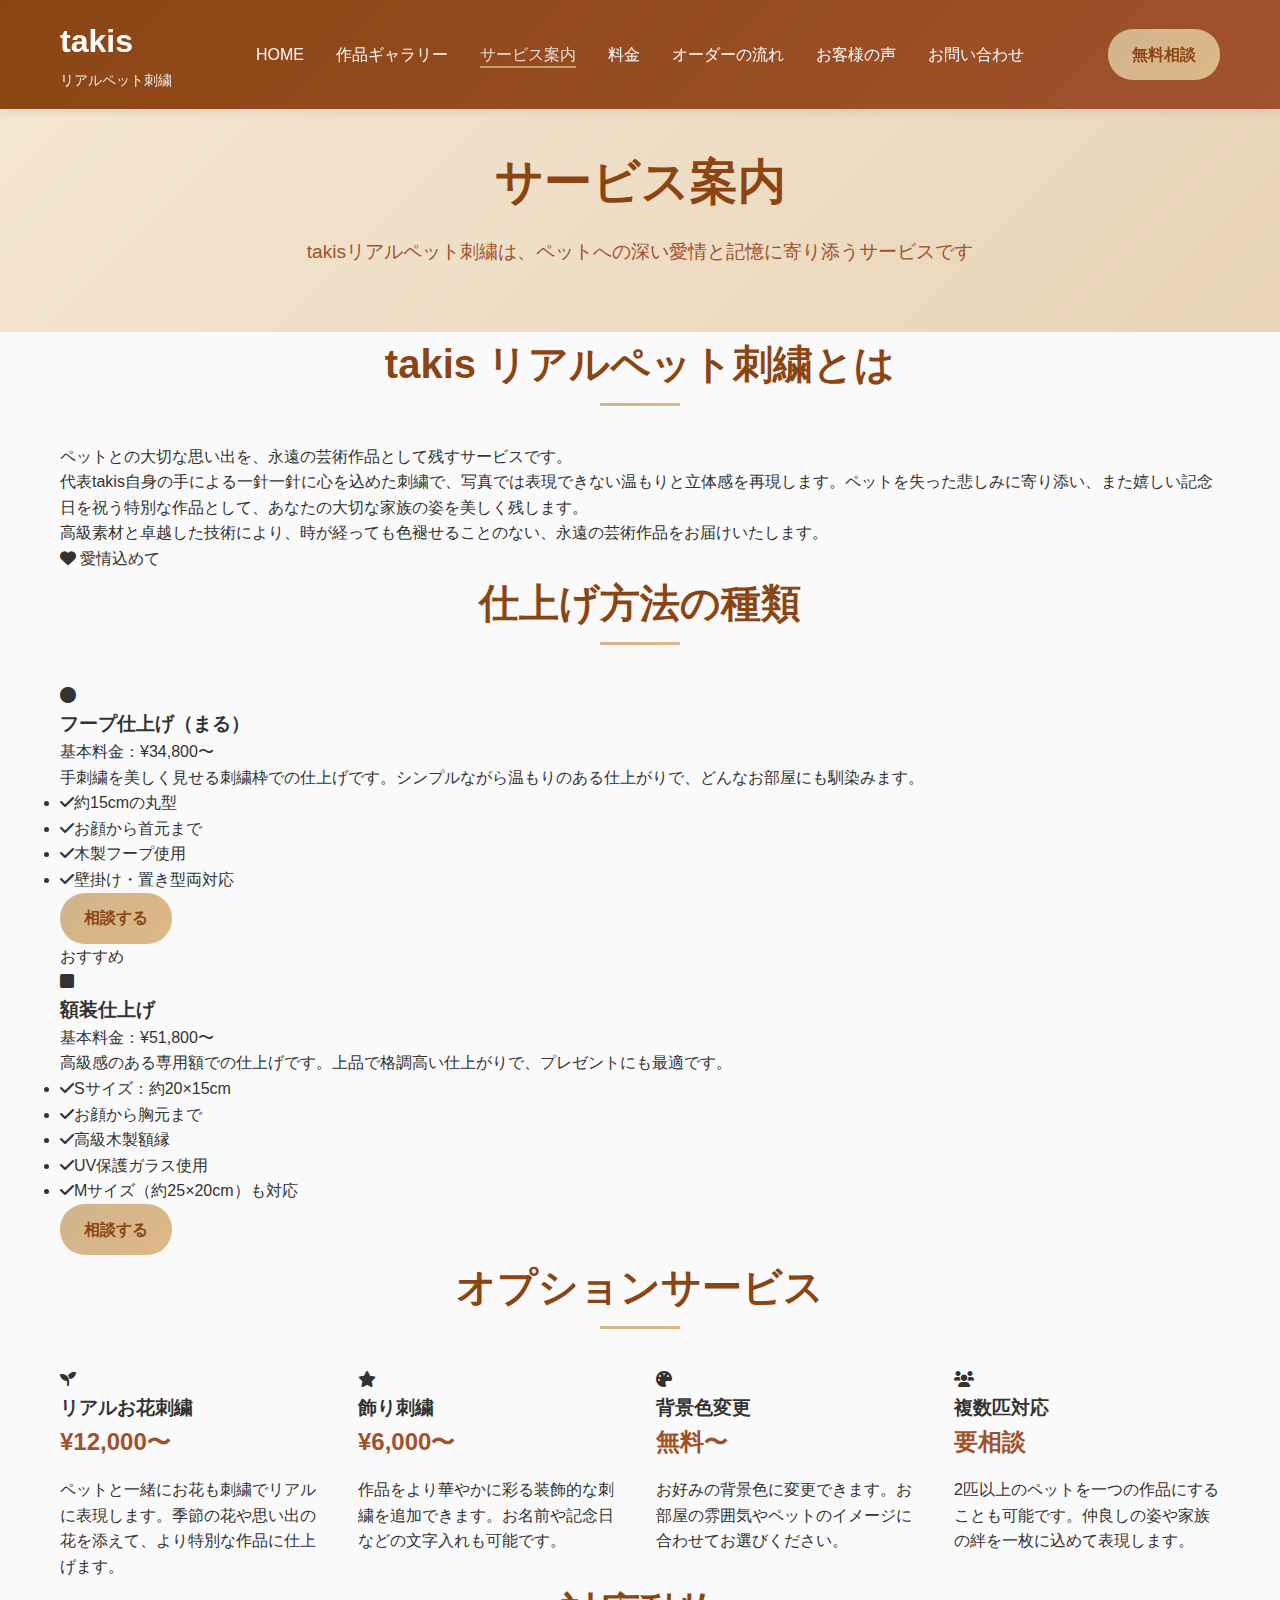
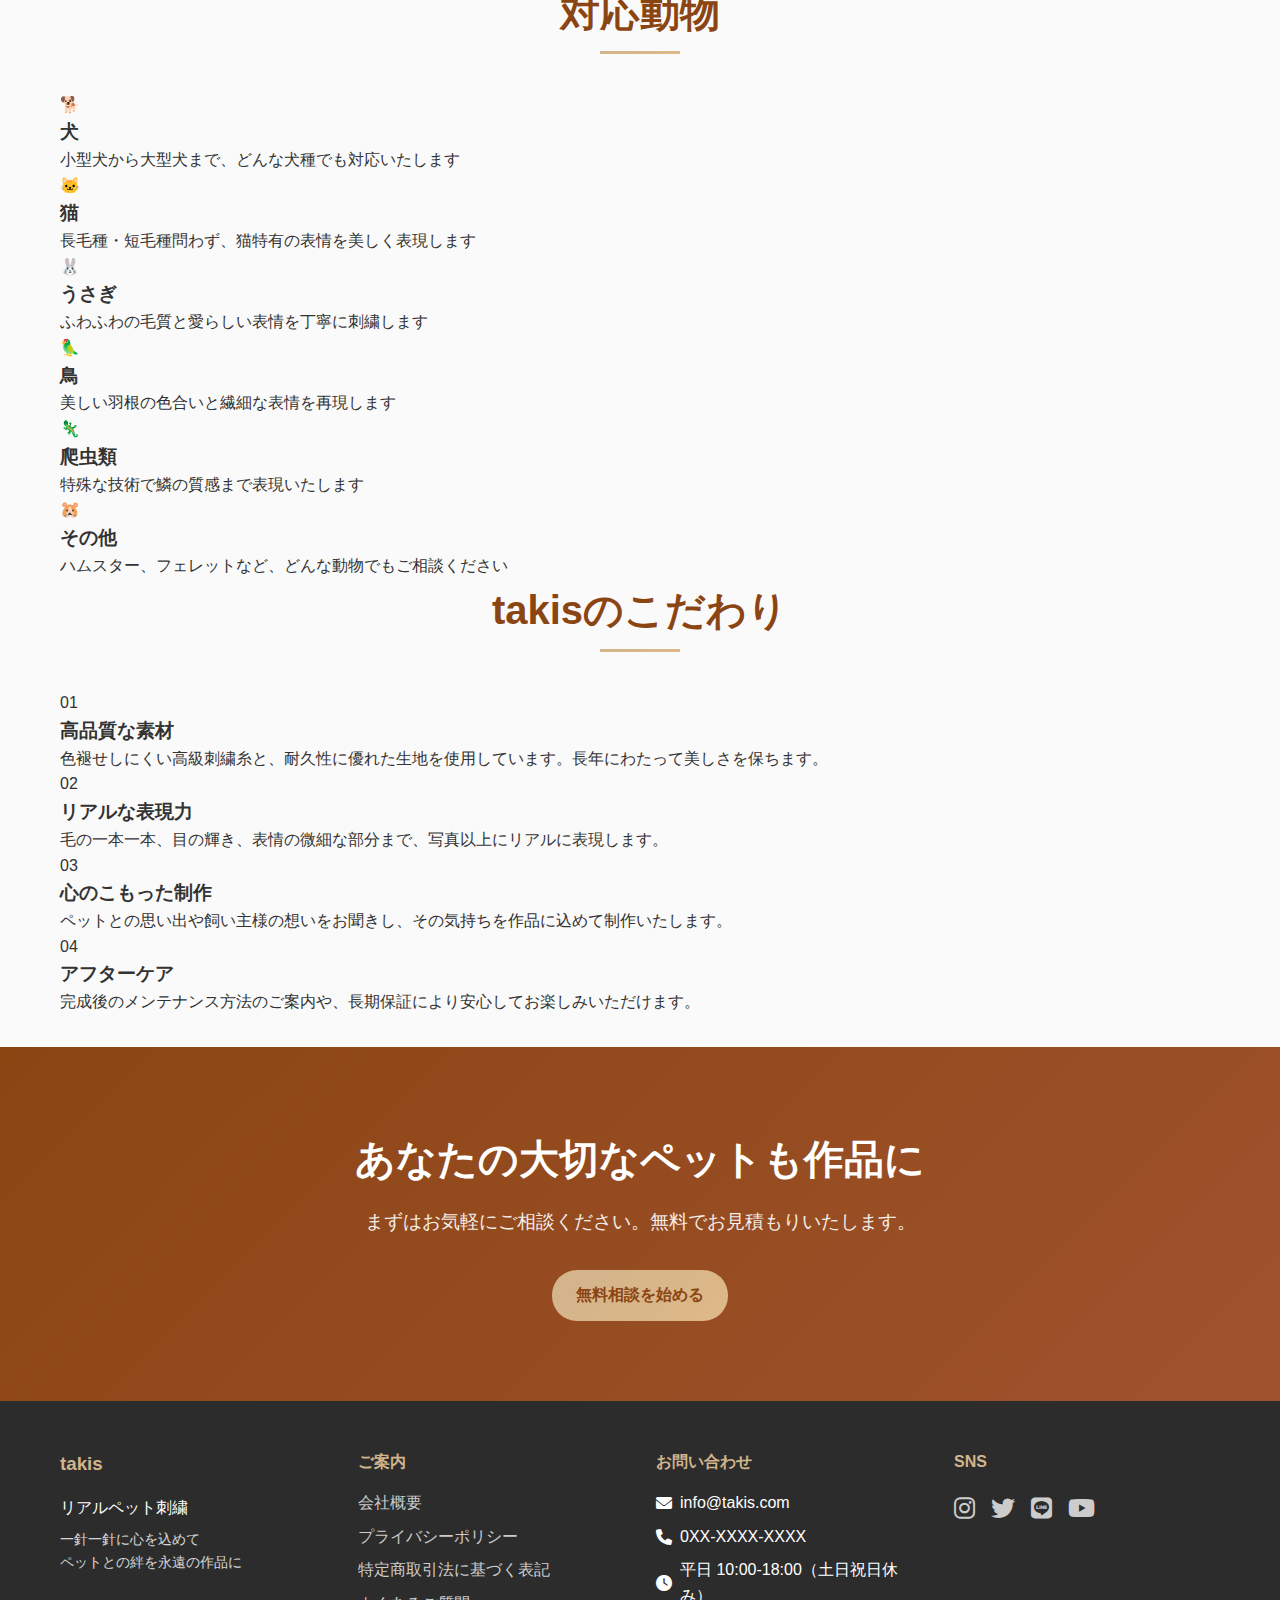
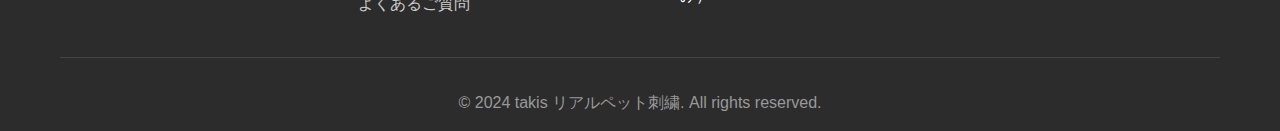
<file: website/services.html>
<!DOCTYPE html>
<html lang="ja">
<head>
    <meta charset="UTF-8">
    <meta name="viewport" content="width=device-width, initial-scale=1.0">
    <title>サービス案内 - takis リアルペット刺繍オーダー</title>
    <link rel="stylesheet" href="style.css">
    <link href="https://cdnjs.cloudflare.com/ajax/libs/font-awesome/6.0.0/css/all.min.css" rel="stylesheet">
</head>
<body>
    <!-- ヘッダー -->
    <header class="header">
        <div class="container">
            <div class="logo">
                <h1>takis</h1>
                <span>リアルペット刺繍</span>
            </div>
            <nav class="nav">
                <ul>
                    <li><a href="index.html">HOME</a></li>
                    <li><a href="gallery.html">作品ギャラリー</a></li>
                    <li><a href="services.html" class="active">サービス案内</a></li>
                    <li><a href="pricing.html">料金</a></li>
                    <li><a href="process.html">オーダーの流れ</a></li>
                    <li><a href="testimonials.html">お客様の声</a></li>
                    <li><a href="contact.html">お問い合わせ</a></li>
                </ul>
            </nav>
            <a href="contact.html" class="btn-primary">無料相談</a>
            <div class="mobile-menu-btn">
                <i class="fas fa-bars"></i>
            </div>
        </div>
    </header>

    <!-- メインコンテンツ -->
    <main class="main-content">
        <section class="page-header">
            <div class="container">
                <h1>サービス案内</h1>
                <p>takisリアルペット刺繍は、ペットへの深い愛情と記憶に寄り添うサービスです</p>
            </div>
        </section>

        <!-- サービス概要 -->
        <section class="service-overview">
            <div class="container">
                <h2 class="section-title">takis リアルペット刺繍とは</h2>
                <div class="overview-content">
                    <div class="overview-text">
                        <p class="lead">ペットとの大切な思い出を、永遠の芸術作品として残すサービスです。</p>
                        <p>代表takis自身の手による一針一針に心を込めた刺繍で、写真では表現できない温もりと立体感を再現します。ペットを失った悲しみに寄り添い、また嬉しい記念日を祝う特別な作品として、あなたの大切な家族の姿を美しく残します。</p>
                        <p>高級素材と卓越した技術により、時が経っても色褪せることのない、永遠の芸術作品をお届けいたします。</p>
                    </div>
                    <div class="overview-image">
                        <div class="service-illustration">
                            <i class="fas fa-heart"></i>
                            <span>愛情込めて</span>
                        </div>
                    </div>
                </div>
            </div>
        </section>

        <!-- 仕上げ方法 -->
        <section class="finish-methods">
            <div class="container">
                <h2 class="section-title">仕上げ方法の種類</h2>
                <div class="methods-grid">
                    <div class="method-card">
                        <div class="method-image">
                            <i class="fas fa-circle"></i>
                        </div>
                        <h3>フープ仕上げ（まる）</h3>
                        <div class="method-price">基本料金：¥34,800〜</div>
                        <div class="method-description">
                            <p>手刺繍を美しく見せる刺繍枠での仕上げです。シンプルながら温もりのある仕上がりで、どんなお部屋にも馴染みます。</p>
                            <ul class="method-features">
                                <li><i class="fas fa-check"></i>約15cmの丸型</li>
                                <li><i class="fas fa-check"></i>お顔から首元まで</li>
                                <li><i class="fas fa-check"></i>木製フープ使用</li>
                                <li><i class="fas fa-check"></i>壁掛け・置き型両対応</li>
                            </ul>
                        </div>
                        <a href="contact.html" class="btn-primary">相談する</a>
                    </div>

                    <div class="method-card featured">
                        <div class="featured-badge">おすすめ</div>
                        <div class="method-image">
                            <i class="fas fa-square"></i>
                        </div>
                        <h3>額装仕上げ</h3>
                        <div class="method-price">基本料金：¥51,800〜</div>
                        <div class="method-description">
                            <p>高級感のある専用額での仕上げです。上品で格調高い仕上がりで、プレゼントにも最適です。</p>
                            <ul class="method-features">
                                <li><i class="fas fa-check"></i>Sサイズ：約20×15cm</li>
                                <li><i class="fas fa-check"></i>お顔から胸元まで</li>
                                <li><i class="fas fa-check"></i>高級木製額縁</li>
                                <li><i class="fas fa-check"></i>UV保護ガラス使用</li>
                                <li><i class="fas fa-check"></i>Mサイズ（約25×20cm）も対応</li>
                            </ul>
                        </div>
                        <a href="contact.html" class="btn-primary">相談する</a>
                    </div>
                </div>
            </div>
        </section>

        <!-- オプションサービス -->
        <section class="option-services">
            <div class="container">
                <h2 class="section-title">オプションサービス</h2>
                <div class="options-grid">
                    <div class="option-item">
                        <div class="option-icon">
                            <i class="fas fa-seedling"></i>
                        </div>
                        <h3>リアルお花刺繍</h3>
                        <div class="option-price">¥12,000〜</div>
                        <p>ペットと一緒にお花も刺繍でリアルに表現します。季節の花や思い出の花を添えて、より特別な作品に仕上げます。</p>
                    </div>

                    <div class="option-item">
                        <div class="option-icon">
                            <i class="fas fa-star"></i>
                        </div>
                        <h3>飾り刺繍</h3>
                        <div class="option-price">¥6,000〜</div>
                        <p>作品をより華やかに彩る装飾的な刺繍を追加できます。お名前や記念日などの文字入れも可能です。</p>
                    </div>

                    <div class="option-item">
                        <div class="option-icon">
                            <i class="fas fa-palette"></i>
                        </div>
                        <h3>背景色変更</h3>
                        <div class="option-price">無料〜</div>
                        <p>お好みの背景色に変更できます。お部屋の雰囲気やペットのイメージに合わせてお選びください。</p>
                    </div>

                    <div class="option-item">
                        <div class="option-icon">
                            <i class="fas fa-users"></i>
                        </div>
                        <h3>複数匹対応</h3>
                        <div class="option-price">要相談</div>
                        <p>2匹以上のペットを一つの作品にすることも可能です。仲良しの姿や家族の絆を一枚に込めて表現します。</p>
                    </div>
                </div>
            </div>
        </section>

        <!-- 対応動物 -->
        <section class="supported-animals">
            <div class="container">
                <h2 class="section-title">対応動物</h2>
                <div class="animals-grid">
                    <div class="animal-item">
                        <div class="animal-icon">🐕</div>
                        <h3>犬</h3>
                        <p>小型犬から大型犬まで、どんな犬種でも対応いたします</p>
                    </div>
                    <div class="animal-item">
                        <div class="animal-icon">🐱</div>
                        <h3>猫</h3>
                        <p>長毛種・短毛種問わず、猫特有の表情を美しく表現します</p>
                    </div>
                    <div class="animal-item">
                        <div class="animal-icon">🐰</div>
                        <h3>うさぎ</h3>
                        <p>ふわふわの毛質と愛らしい表情を丁寧に刺繍します</p>
                    </div>
                    <div class="animal-item">
                        <div class="animal-icon">🦜</div>
                        <h3>鳥</h3>
                        <p>美しい羽根の色合いと繊細な表情を再現します</p>
                    </div>
                    <div class="animal-item">
                        <div class="animal-icon">🦎</div>
                        <h3>爬虫類</h3>
                        <p>特殊な技術で鱗の質感まで表現いたします</p>
                    </div>
                    <div class="animal-item">
                        <div class="animal-icon">🐹</div>
                        <h3>その他</h3>
                        <p>ハムスター、フェレットなど、どんな動物でもご相談ください</p>
                    </div>
                </div>
            </div>
        </section>

        <!-- 特徴・こだわり -->
        <section class="service-features">
            <div class="container">
                <h2 class="section-title">takisのこだわり</h2>
                <div class="features-list">
                    <div class="feature-item">
                        <div class="feature-number">01</div>
                        <div class="feature-content">
                            <h3>高品質な素材</h3>
                            <p>色褪せしにくい高級刺繍糸と、耐久性に優れた生地を使用しています。長年にわたって美しさを保ちます。</p>
                        </div>
                    </div>
                    <div class="feature-item">
                        <div class="feature-number">02</div>
                        <div class="feature-content">
                            <h3>リアルな表現力</h3>
                            <p>毛の一本一本、目の輝き、表情の微細な部分まで、写真以上にリアルに表現します。</p>
                        </div>
                    </div>
                    <div class="feature-item">
                        <div class="feature-number">03</div>
                        <div class="feature-content">
                            <h3>心のこもった制作</h3>
                            <p>ペットとの思い出や飼い主様の想いをお聞きし、その気持ちを作品に込めて制作いたします。</p>
                        </div>
                    </div>
                    <div class="feature-item">
                        <div class="feature-number">04</div>
                        <div class="feature-content">
                            <h3>アフターケア</h3>
                            <p>完成後のメンテナンス方法のご案内や、長期保証により安心してお楽しみいただけます。</p>
                        </div>
                    </div>
                </div>
            </div>
        </section>

        <!-- CTA -->
        <section class="cta">
            <div class="container">
                <h2>あなたの大切なペットも作品に</h2>
                <p>まずはお気軽にご相談ください。無料でお見積もりいたします。</p>
                <a href="contact.html" class="btn-primary">無料相談を始める</a>
            </div>
        </section>
    </main>

    <!-- フッター -->
    <footer class="footer">
        <div class="container">
            <div class="footer-content">
                <div class="footer-section">
                    <div class="footer-logo">
                        <h3>takis</h3>
                        <p>リアルペット刺繍</p>
                        <p class="tagline">一針一針に心を込めて<br>ペットとの絆を永遠の作品に</p>
                    </div>
                </div>
                <div class="footer-section">
                    <h4>ご案内</h4>
                    <ul>
                        <li><a href="#">会社概要</a></li>
                        <li><a href="#">プライバシーポリシー</a></li>
                        <li><a href="#">特定商取引法に基づく表記</a></li>
                        <li><a href="#">よくあるご質問</a></li>
                    </ul>
                </div>
                <div class="footer-section">
                    <h4>お問い合わせ</h4>
                    <div class="contact-info">
                        <p><i class="fas fa-envelope"></i> info@takis.com</p>
                        <p><i class="fas fa-phone"></i> 0XX-XXXX-XXXX</p>
                        <p><i class="fas fa-clock"></i> 平日 10:00-18:00（土日祝日休み）</p>
                    </div>
                </div>
                <div class="footer-section">
                    <h4>SNS</h4>
                    <div class="social-links">
                        <a href="#"><i class="fab fa-instagram"></i></a>
                        <a href="#"><i class="fab fa-twitter"></i></a>
                        <a href="#"><i class="fab fa-line"></i></a>
                        <a href="#"><i class="fab fa-youtube"></i></a>
                    </div>
                </div>
            </div>
            <div class="footer-bottom">
                <p>&copy; 2024 takis リアルペット刺繍. All rights reserved.</p>
            </div>
        </div>
    </footer>

    <script src="script.js"></script>
</body>
</html>
</file>
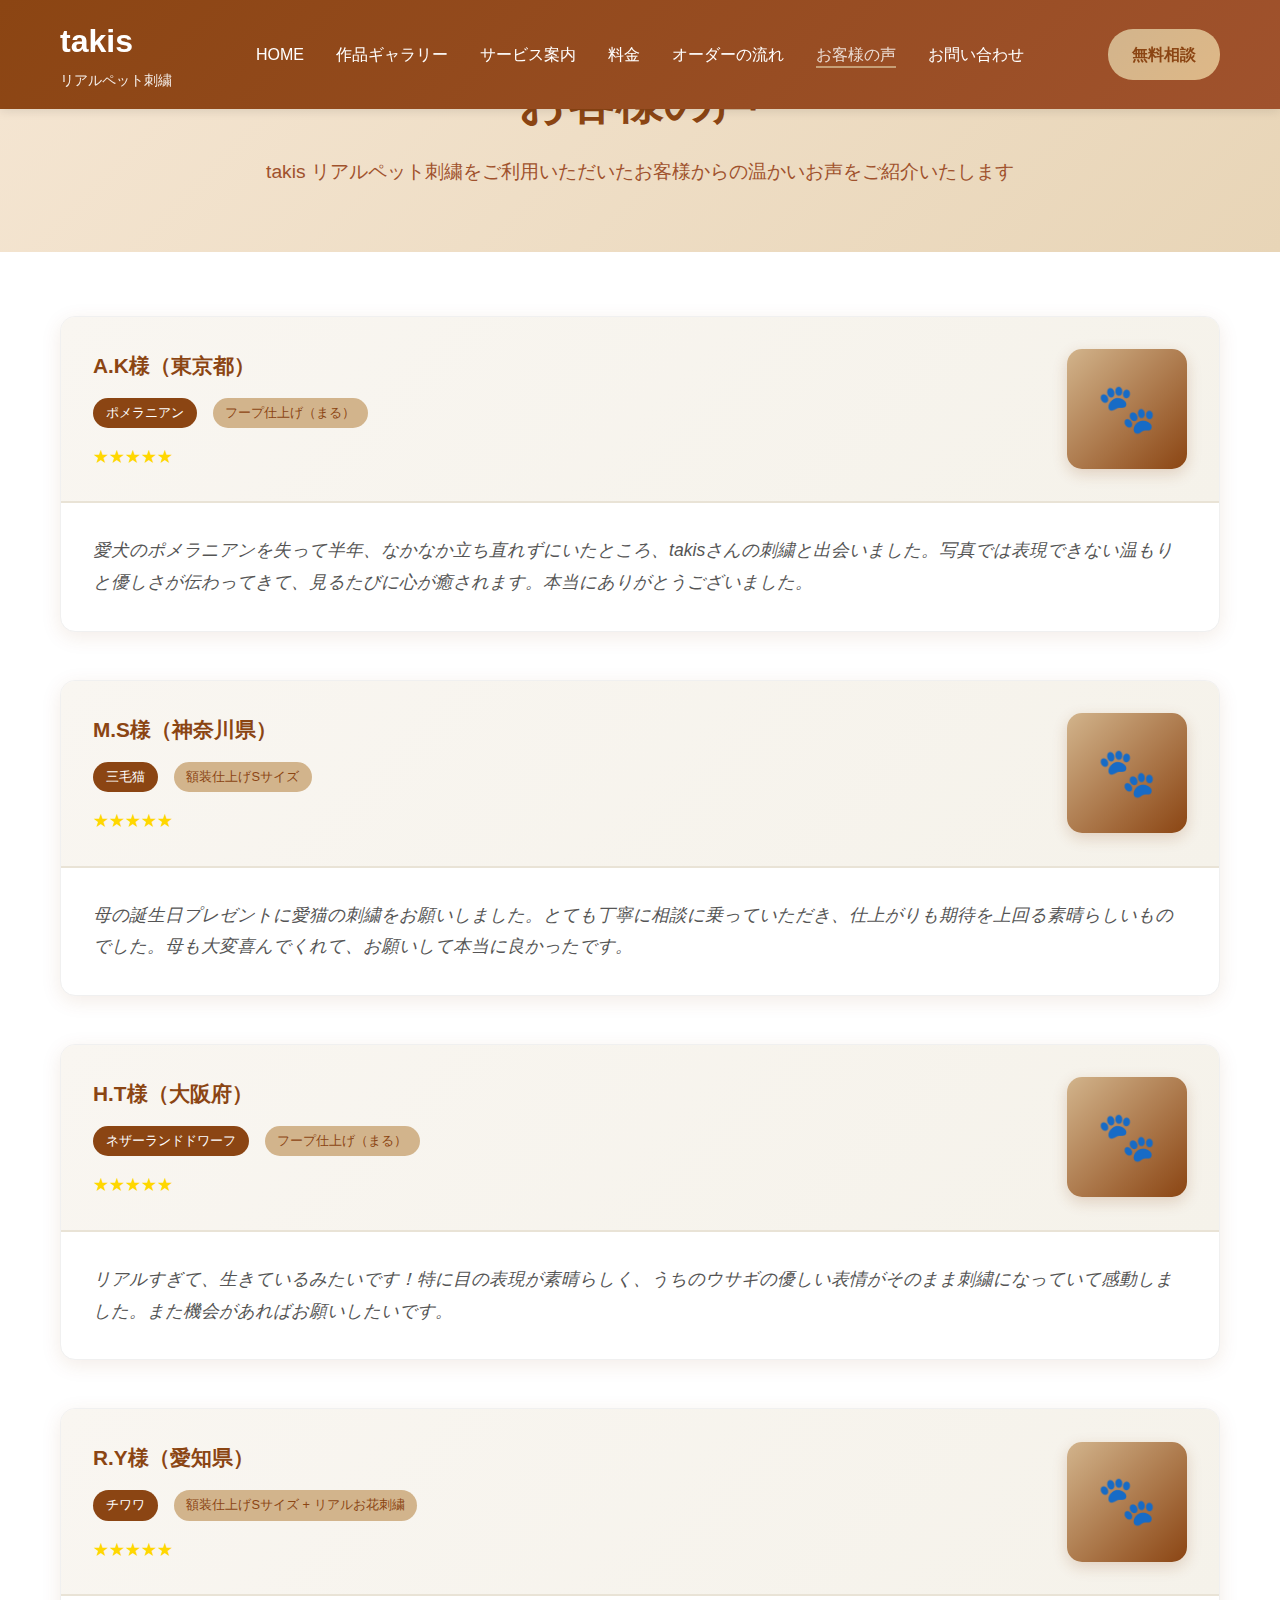
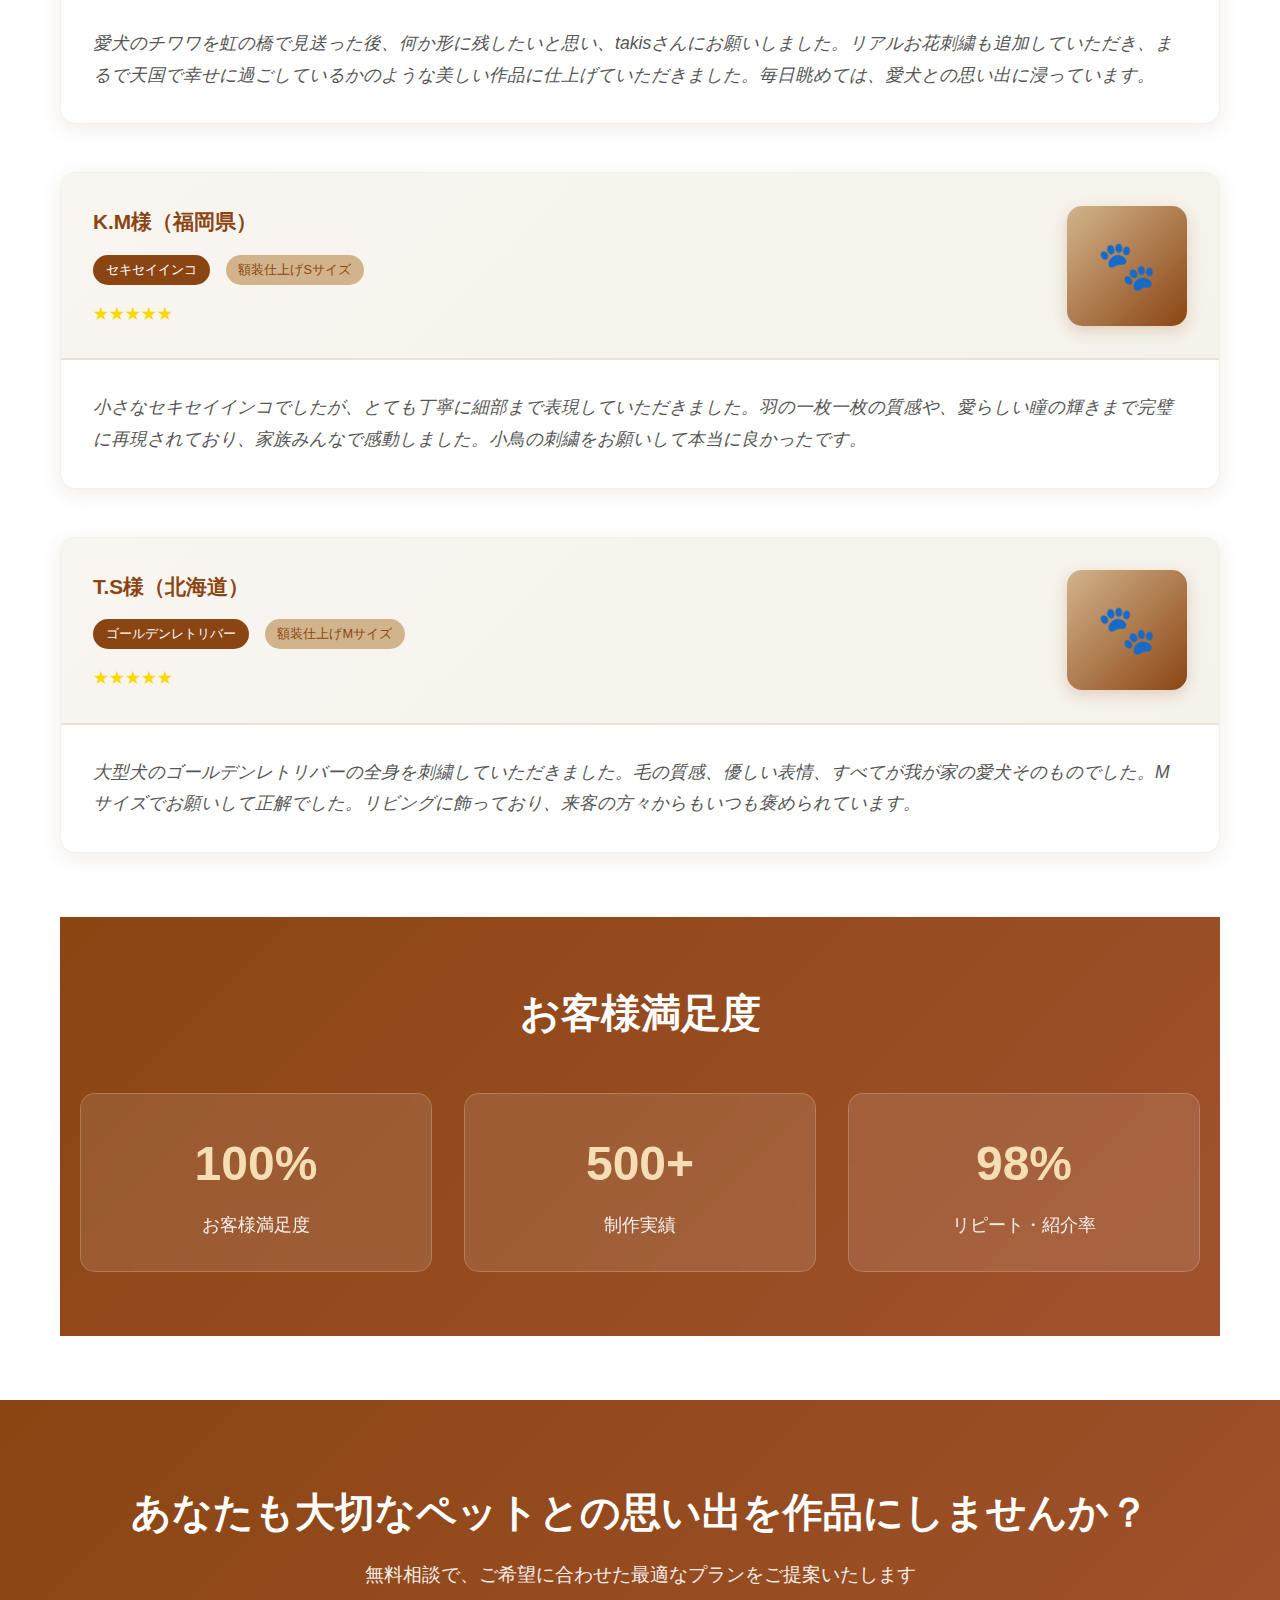
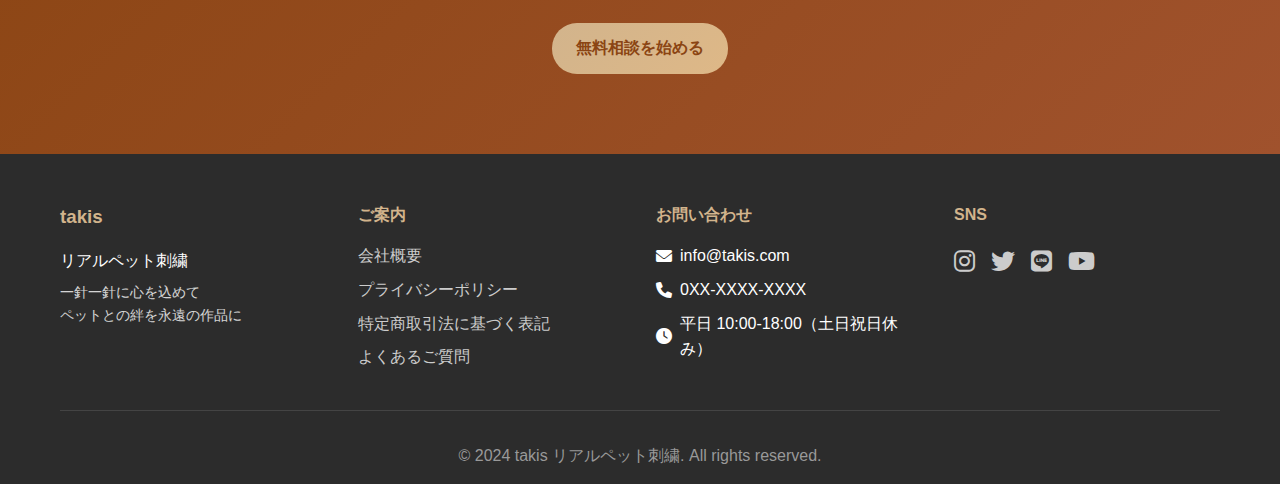
<file: website/testimonials.html>
<!DOCTYPE html>
<html lang="ja">
<head>
    <meta charset="UTF-8">
    <meta name="viewport" content="width=device-width, initial-scale=1.0">
    <title>お客様の声 - takis リアルペット刺繍オーダー</title>
    <link rel="stylesheet" href="style.css">
    <link href="https://cdnjs.cloudflare.com/ajax/libs/font-awesome/6.0.0/css/all.min.css" rel="stylesheet">
</head>
<body>
    <!-- ヘッダー -->
    <header class="header">
        <div class="container">
            <div class="logo">
                <h1>takis</h1>
                <span>リアルペット刺繍</span>
            </div>
            <nav class="nav">
                <ul>
                    <li><a href="index.html">HOME</a></li>
                    <li><a href="gallery.html">作品ギャラリー</a></li>
                    <li><a href="services.html">サービス案内</a></li>
                    <li><a href="pricing.html">料金</a></li>
                    <li><a href="process.html">オーダーの流れ</a></li>
                    <li><a href="testimonials.html" class="active">お客様の声</a></li>
                    <li><a href="contact.html">お問い合わせ</a></li>
                </ul>
            </nav>
            <a href="contact.html" class="btn-primary">無料相談</a>
            <div class="mobile-menu-btn">
                <i class="fas fa-bars"></i>
            </div>
        </div>
    </header>

    <!-- ページヘッダー -->
    <section class="page-header">
        <div class="container">
            <h1>お客様の声</h1>
            <p>takis リアルペット刺繍をご利用いただいたお客様からの温かいお声をご紹介いたします</p>
        </div>
    </section>

    <!-- お客様の声一覧 -->
    <section class="testimonials-page">
        <div class="container">
            <div class="testimonials-list">
                <!-- お客様の声 1 -->
                <div class="testimonial-detailed">
                    <div class="testimonial-header">
                        <div class="customer-info">
                            <h3>A.K様（東京都）</h3>
                            <div class="order-info">
                                <span class="pet-type">ポメラニアン</span>
                                <span class="finish-type">フープ仕上げ（まる）</span>
                            </div>
                            <div class="rating">★★★★★</div>
                        </div>
                        <div class="testimonial-image">
                            <div class="sample-image"></div>
                        </div>
                    </div>
                    <div class="testimonial-content">
                        <p>愛犬のポメラニアンを失って半年、なかなか立ち直れずにいたところ、takisさんの刺繍と出会いました。写真では表現できない温もりと優しさが伝わってきて、見るたびに心が癒されます。本当にありがとうございました。</p>
                    </div>
                </div>

                <!-- お客様の声 2 -->
                <div class="testimonial-detailed">
                    <div class="testimonial-header">
                        <div class="customer-info">
                            <h3>M.S様（神奈川県）</h3>
                            <div class="order-info">
                                <span class="pet-type">三毛猫</span>
                                <span class="finish-type">額装仕上げSサイズ</span>
                            </div>
                            <div class="rating">★★★★★</div>
                        </div>
                        <div class="testimonial-image">
                            <div class="sample-image"></div>
                        </div>
                    </div>
                    <div class="testimonial-content">
                        <p>母の誕生日プレゼントに愛猫の刺繍をお願いしました。とても丁寧に相談に乗っていただき、仕上がりも期待を上回る素晴らしいものでした。母も大変喜んでくれて、お願いして本当に良かったです。</p>
                    </div>
                </div>

                <!-- お客様の声 3 -->
                <div class="testimonial-detailed">
                    <div class="testimonial-header">
                        <div class="customer-info">
                            <h3>H.T様（大阪府）</h3>
                            <div class="order-info">
                                <span class="pet-type">ネザーランドドワーフ</span>
                                <span class="finish-type">フープ仕上げ（まる）</span>
                            </div>
                            <div class="rating">★★★★★</div>
                        </div>
                        <div class="testimonial-image">
                            <div class="sample-image"></div>
                        </div>
                    </div>
                    <div class="testimonial-content">
                        <p>リアルすぎて、生きているみたいです！特に目の表現が素晴らしく、うちのウサギの優しい表情がそのまま刺繍になっていて感動しました。また機会があればお願いしたいです。</p>
                    </div>
                </div>

                <!-- お客様の声 4 -->
                <div class="testimonial-detailed">
                    <div class="testimonial-header">
                        <div class="customer-info">
                            <h3>R.Y様（愛知県）</h3>
                            <div class="order-info">
                                <span class="pet-type">チワワ</span>
                                <span class="finish-type">額装仕上げSサイズ + リアルお花刺繍</span>
                            </div>
                            <div class="rating">★★★★★</div>
                        </div>
                        <div class="testimonial-image">
                            <div class="sample-image"></div>
                        </div>
                    </div>
                    <div class="testimonial-content">
                        <p>愛犬のチワワを虹の橋で見送った後、何か形に残したいと思い、takisさんにお願いしました。リアルお花刺繍も追加していただき、まるで天国で幸せに過ごしているかのような美しい作品に仕上げていただきました。毎日眺めては、愛犬との思い出に浸っています。</p>
                    </div>
                </div>

                <!-- お客様の声 5 -->
                <div class="testimonial-detailed">
                    <div class="testimonial-header">
                        <div class="customer-info">
                            <h3>K.M様（福岡県）</h3>
                            <div class="order-info">
                                <span class="pet-type">セキセイインコ</span>
                                <span class="finish-type">額装仕上げSサイズ</span>
                            </div>
                            <div class="rating">★★★★★</div>
                        </div>
                        <div class="testimonial-image">
                            <div class="sample-image"></div>
                        </div>
                    </div>
                    <div class="testimonial-content">
                        <p>小さなセキセイインコでしたが、とても丁寧に細部まで表現していただきました。羽の一枚一枚の質感や、愛らしい瞳の輝きまで完璧に再現されており、家族みんなで感動しました。小鳥の刺繍をお願いして本当に良かったです。</p>
                    </div>
                </div>

                <!-- お客様の声 6 -->
                <div class="testimonial-detailed">
                    <div class="testimonial-header">
                        <div class="customer-info">
                            <h3>T.S様（北海道）</h3>
                            <div class="order-info">
                                <span class="pet-type">ゴールデンレトリバー</span>
                                <span class="finish-type">額装仕上げMサイズ</span>
                            </div>
                            <div class="rating">★★★★★</div>
                        </div>
                        <div class="testimonial-image">
                            <div class="sample-image"></div>
                        </div>
                    </div>
                    <div class="testimonial-content">
                        <p>大型犬のゴールデンレトリバーの全身を刺繍していただきました。毛の質感、優しい表情、すべてが我が家の愛犬そのものでした。Mサイズでお願いして正解でした。リビングに飾っており、来客の方々からもいつも褒められています。</p>
                    </div>
                </div>
            </div>

            <!-- 統計情報 -->
            <div class="testimonial-stats">
                <div class="container">
                    <h2>お客様満足度</h2>
                    <div class="stats-grid">
                        <div class="stat-item">
                            <div class="stat-number">100%</div>
                            <div class="stat-label">お客様満足度</div>
                        </div>
                        <div class="stat-item">
                            <div class="stat-number">500+</div>
                            <div class="stat-label">制作実績</div>
                        </div>
                        <div class="stat-item">
                            <div class="stat-number">98%</div>
                            <div class="stat-label">リピート・紹介率</div>
                        </div>
                    </div>
                </div>
            </div>
        </div>
    </section>

    <!-- CTA -->
    <section class="cta">
        <div class="container">
            <h2>あなたも大切なペットとの思い出を作品にしませんか？</h2>
            <p>無料相談で、ご希望に合わせた最適なプランをご提案いたします</p>
            <a href="contact.html" class="btn-primary">無料相談を始める</a>
        </div>
    </section>

    <!-- フッター -->
    <footer class="footer">
        <div class="container">
            <div class="footer-content">
                <div class="footer-section">
                    <div class="footer-logo">
                        <h3>takis</h3>
                        <p>リアルペット刺繍</p>
                        <p class="tagline">一針一針に心を込めて<br>ペットとの絆を永遠の作品に</p>
                    </div>
                </div>
                <div class="footer-section">
                    <h4>ご案内</h4>
                    <ul>
                        <li><a href="#">会社概要</a></li>
                        <li><a href="#">プライバシーポリシー</a></li>
                        <li><a href="#">特定商取引法に基づく表記</a></li>
                        <li><a href="#">よくあるご質問</a></li>
                    </ul>
                </div>
                <div class="footer-section">
                    <h4>お問い合わせ</h4>
                    <div class="contact-info">
                        <p><i class="fas fa-envelope"></i> info@takis.com</p>
                        <p><i class="fas fa-phone"></i> 0XX-XXXX-XXXX</p>
                        <p><i class="fas fa-clock"></i> 平日 10:00-18:00（土日祝日休み）</p>
                    </div>
                </div>
                <div class="footer-section">
                    <h4>SNS</h4>
                    <div class="social-links">
                        <a href="#"><i class="fab fa-instagram"></i></a>
                        <a href="#"><i class="fab fa-twitter"></i></a>
                        <a href="#"><i class="fab fa-line"></i></a>
                        <a href="#"><i class="fab fa-youtube"></i></a>
                    </div>
                </div>
            </div>
            <div class="footer-bottom">
                <p>&copy; 2024 takis リアルペット刺繍. All rights reserved.</p>
            </div>
        </div>
    </footer>

    <script src="script.js"></script>
</body>
</html>
</file>
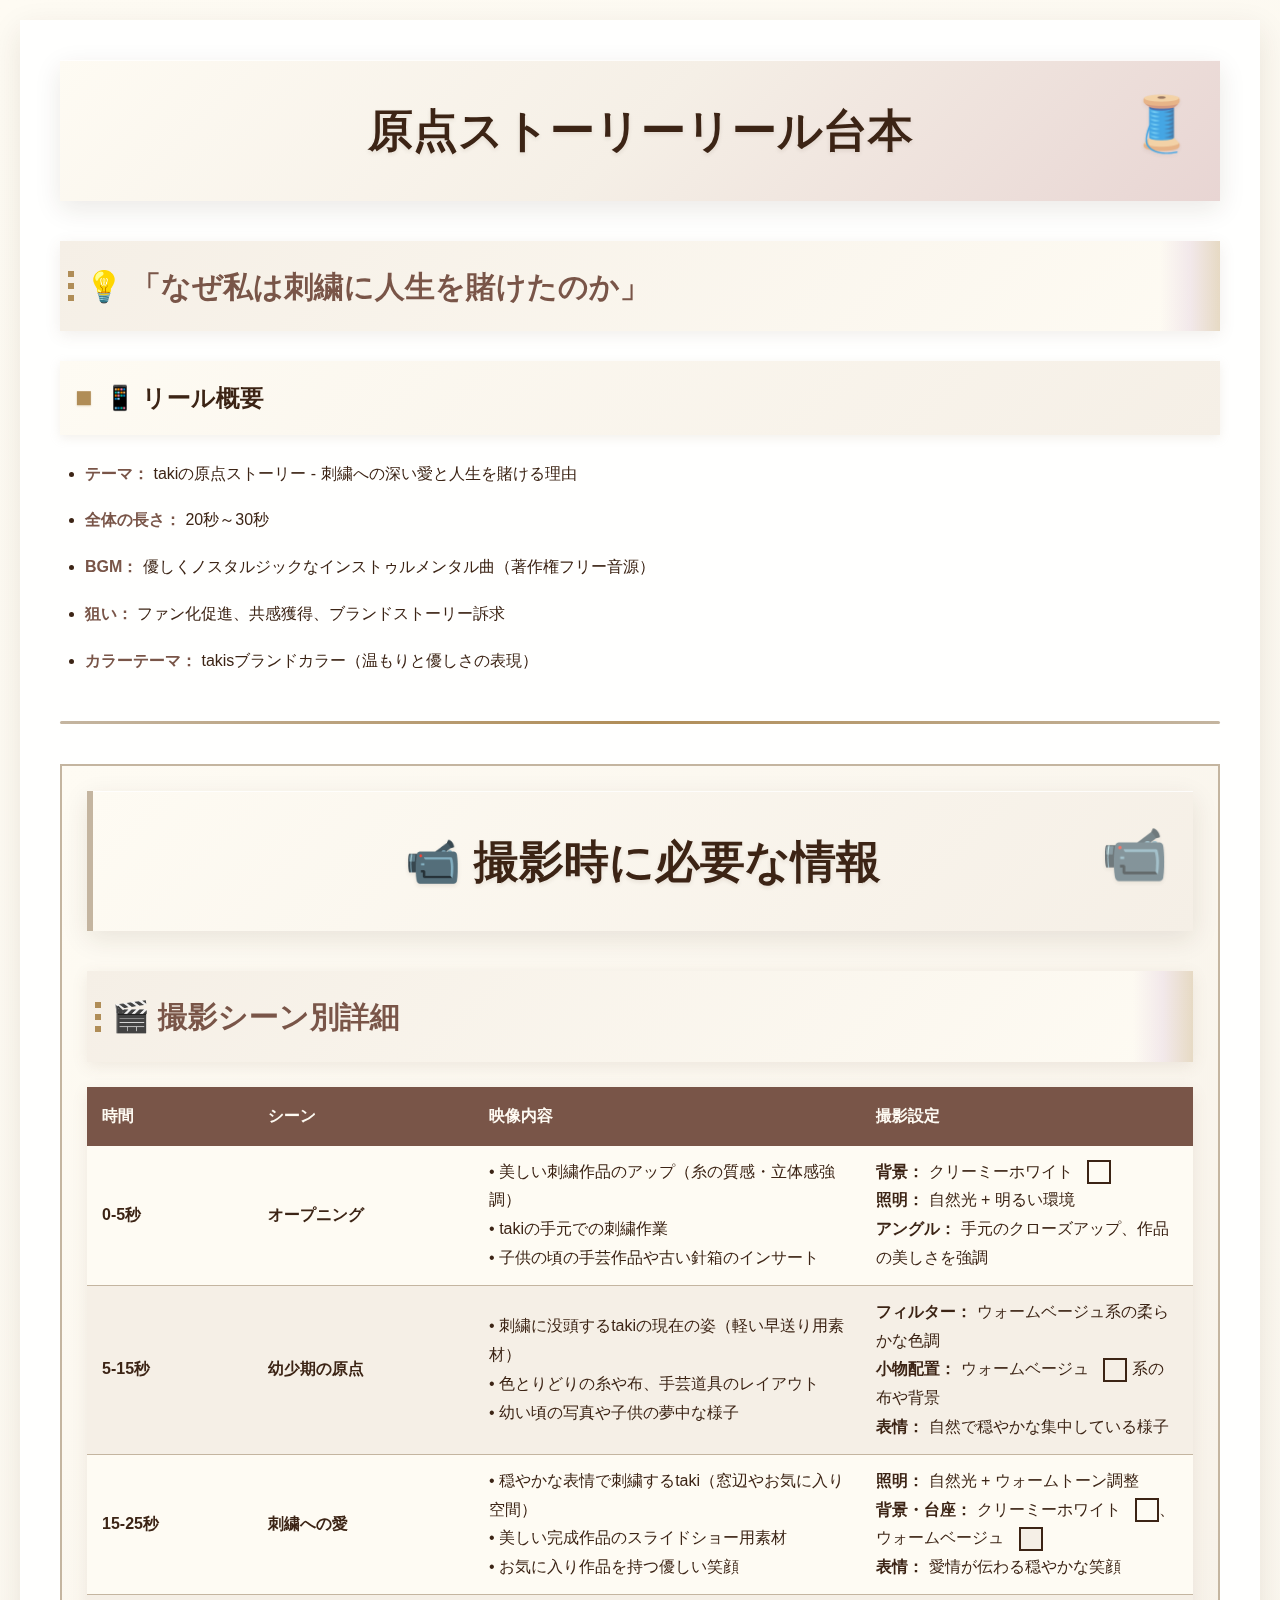
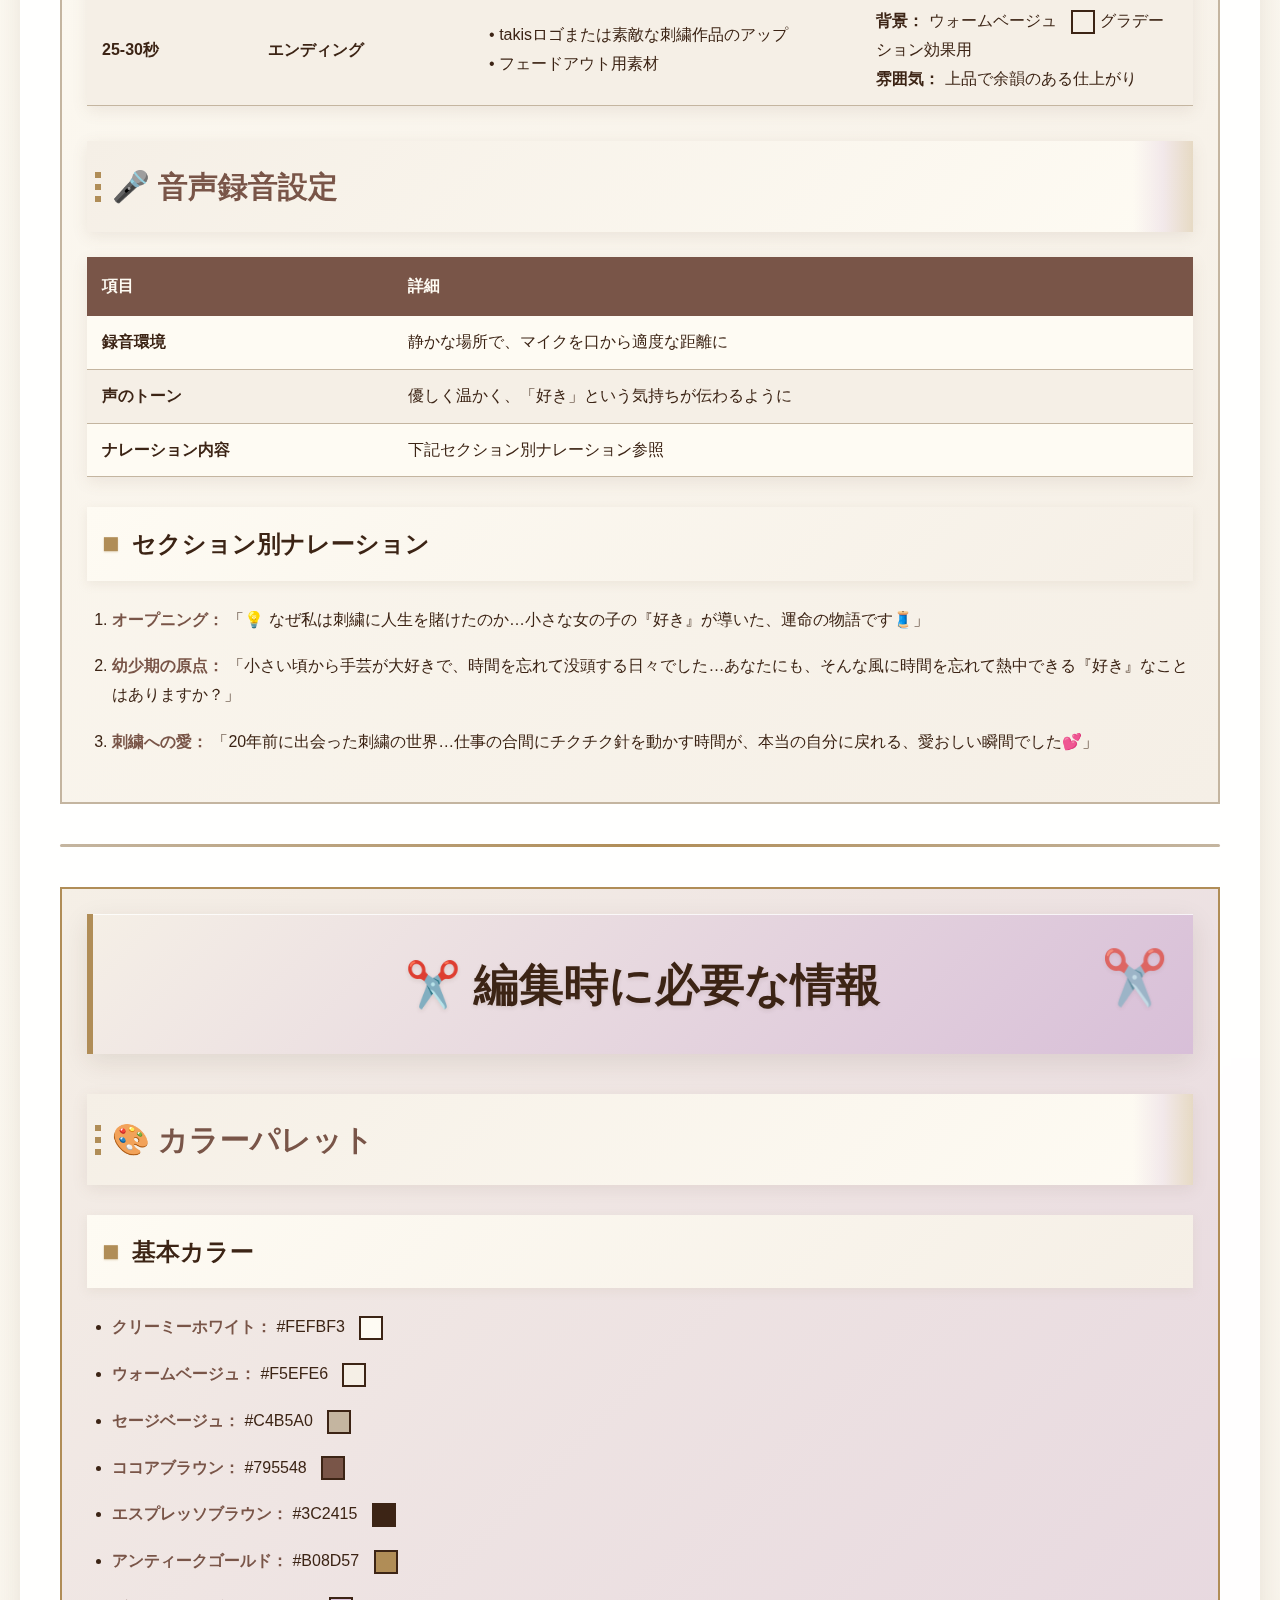
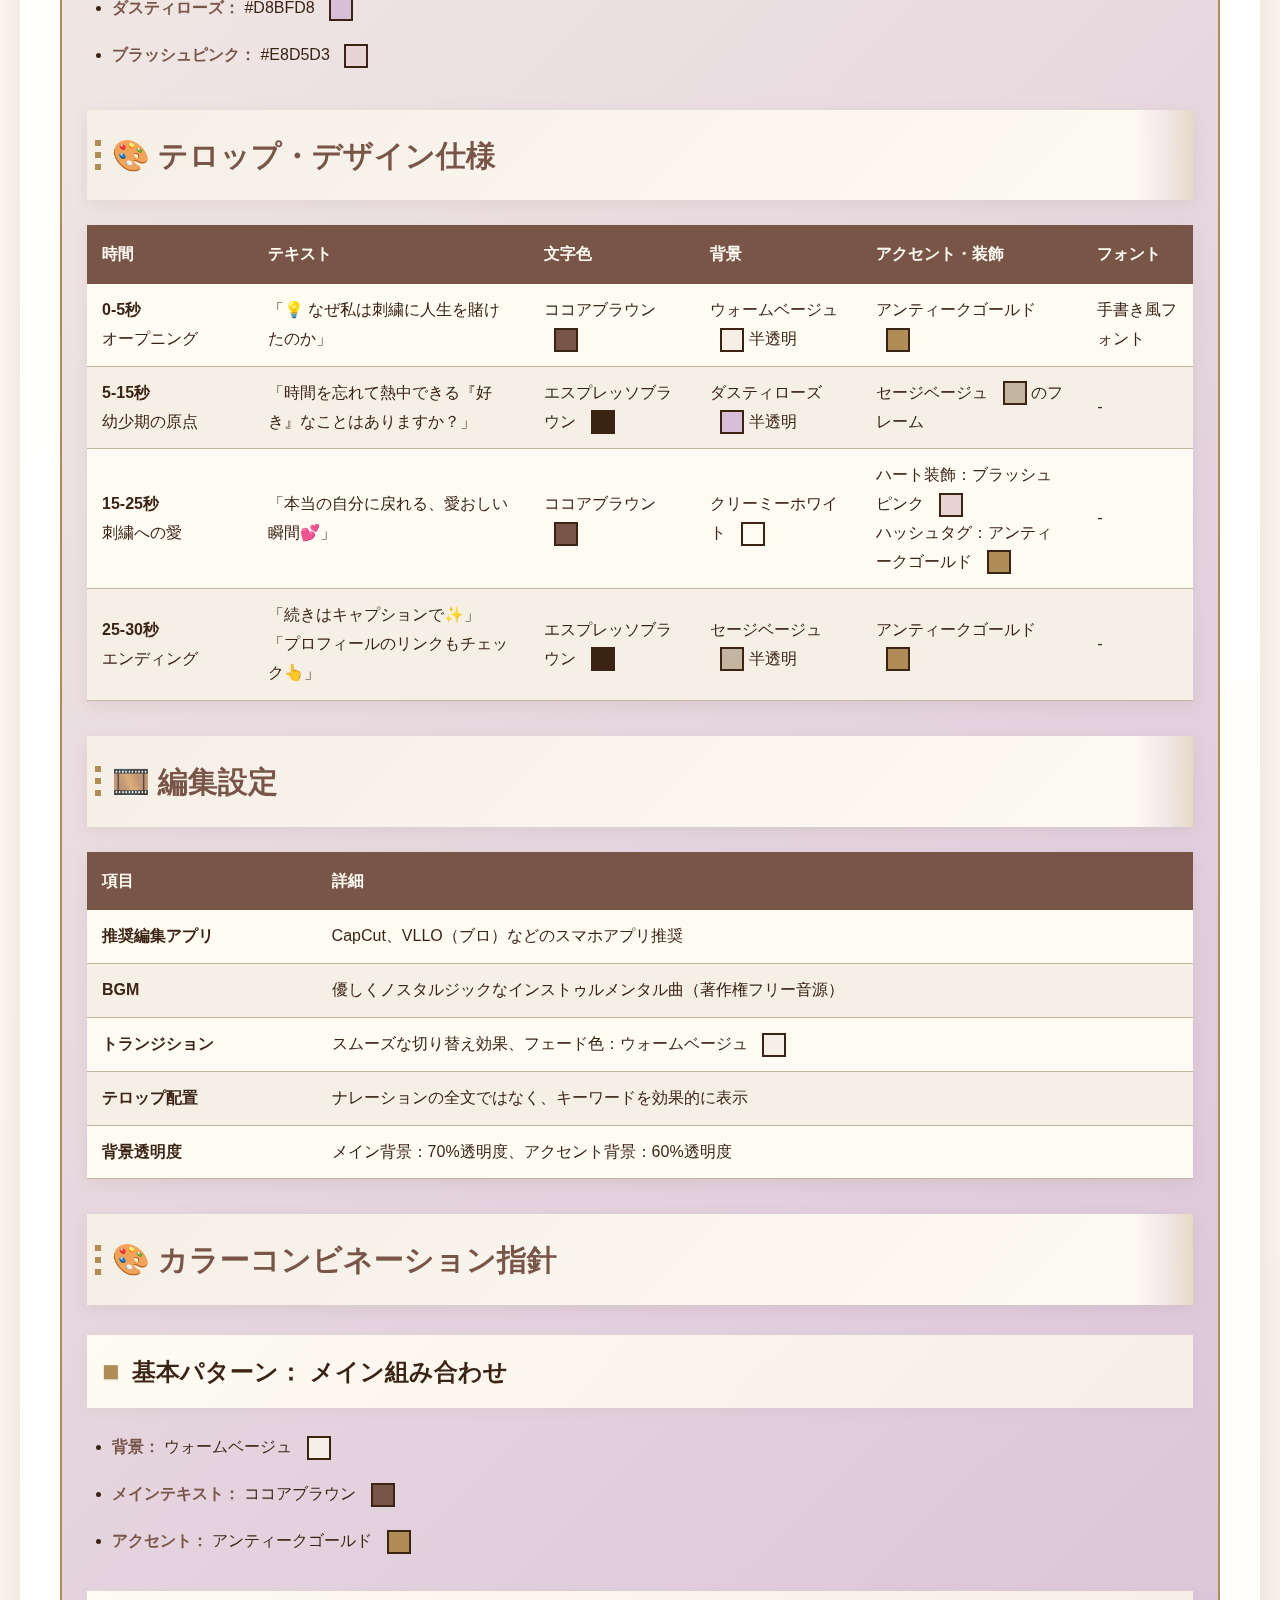
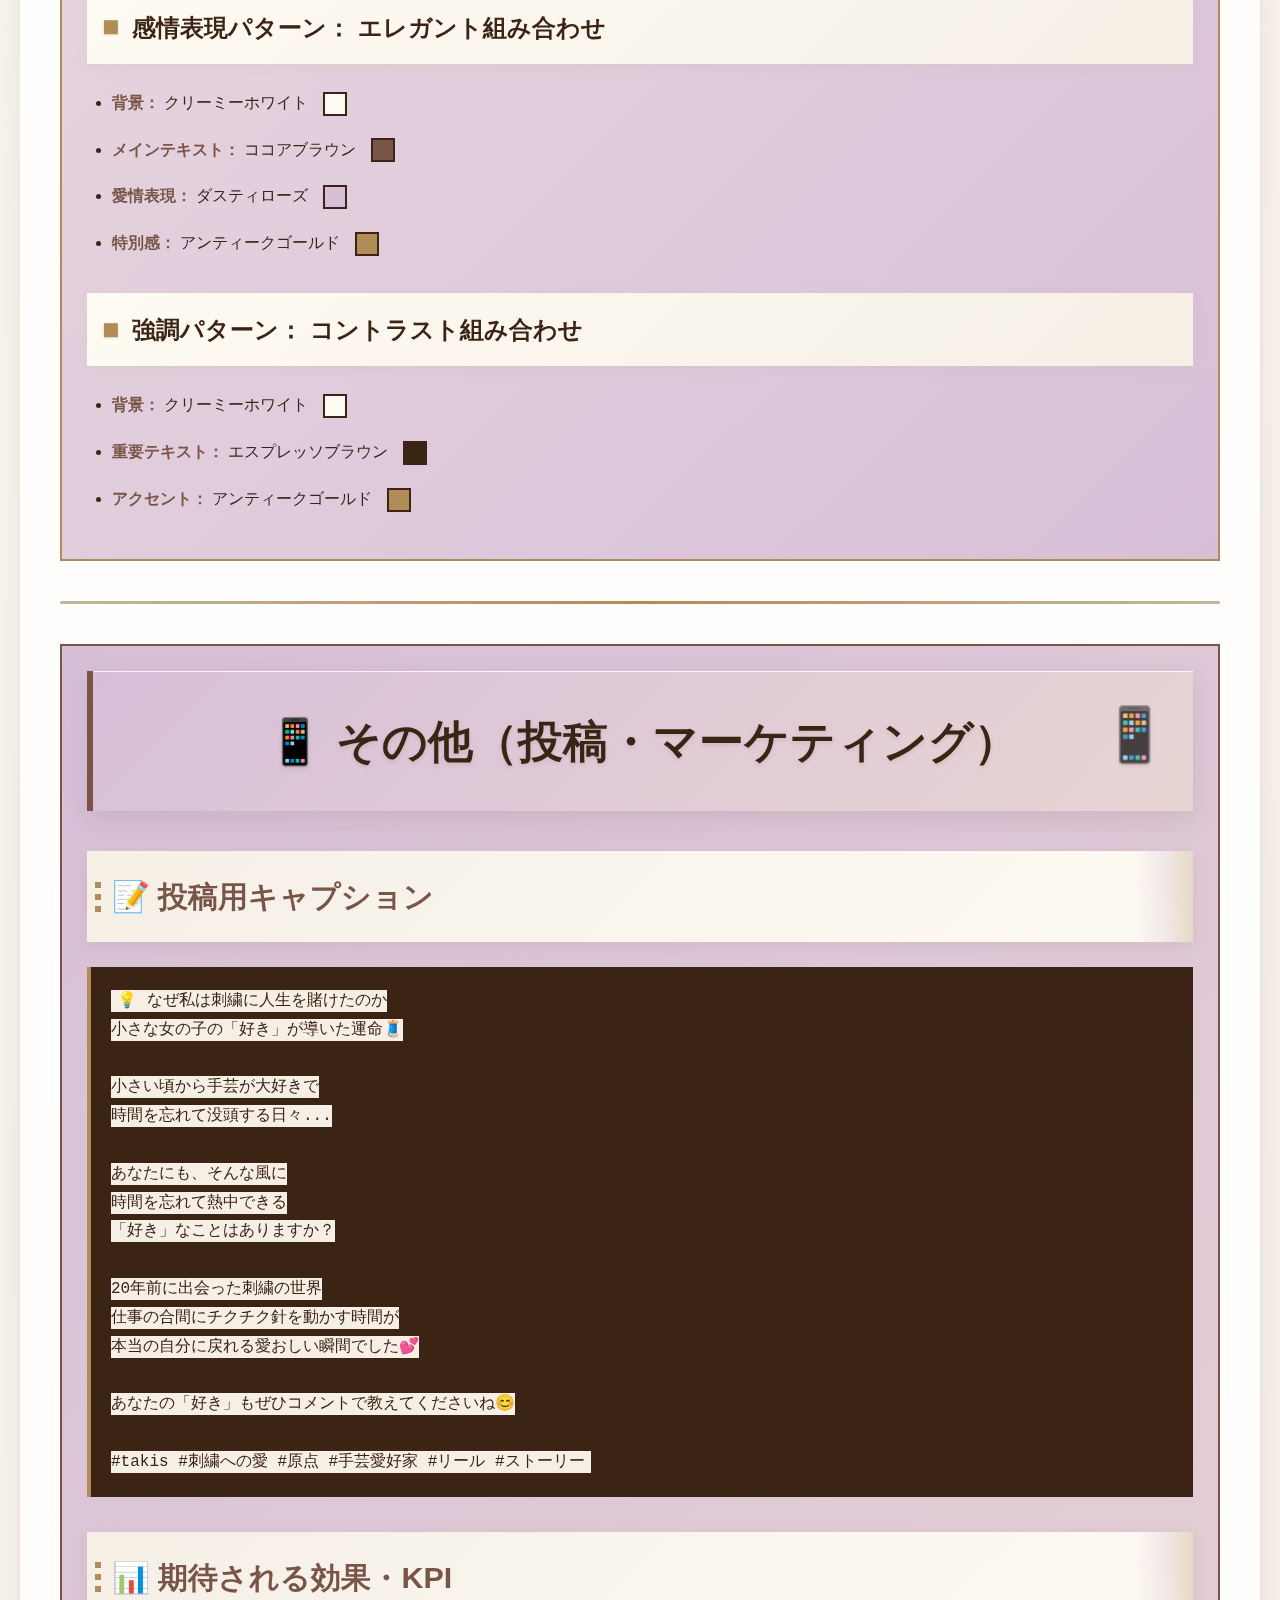
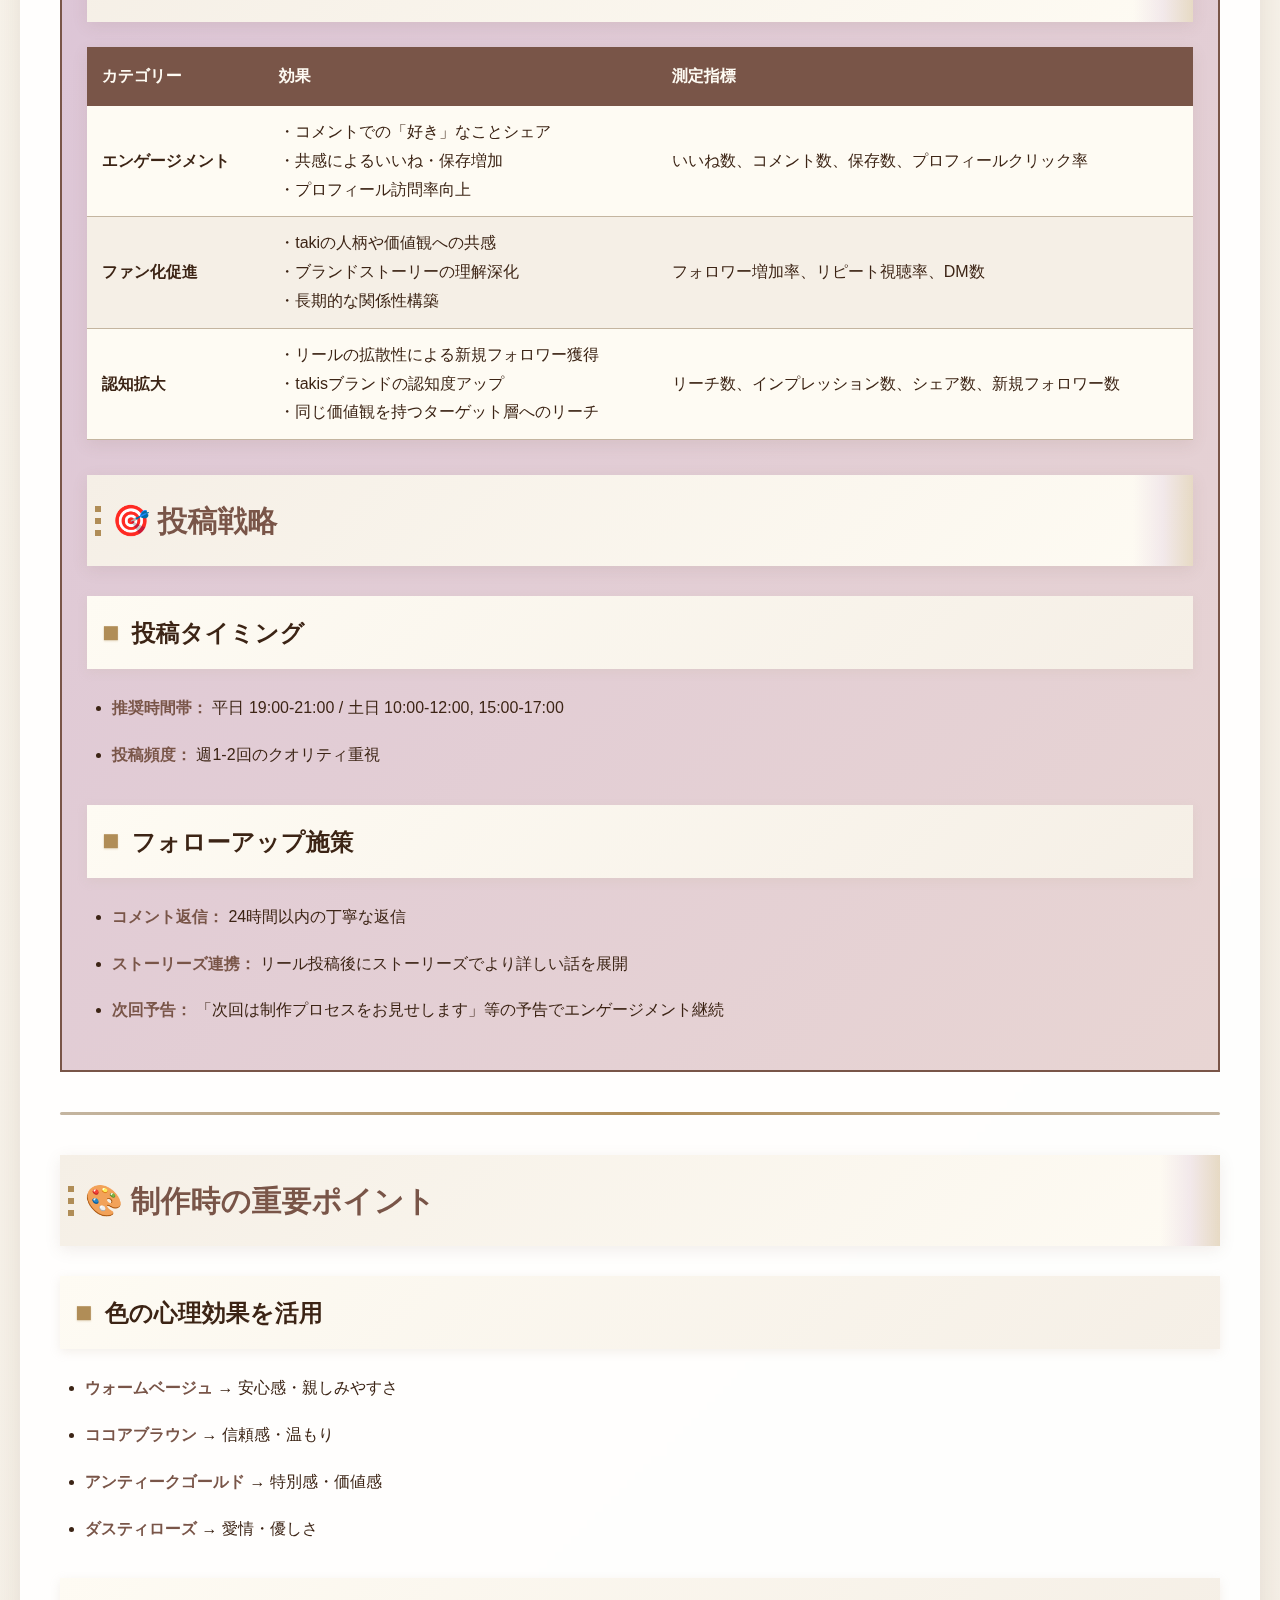
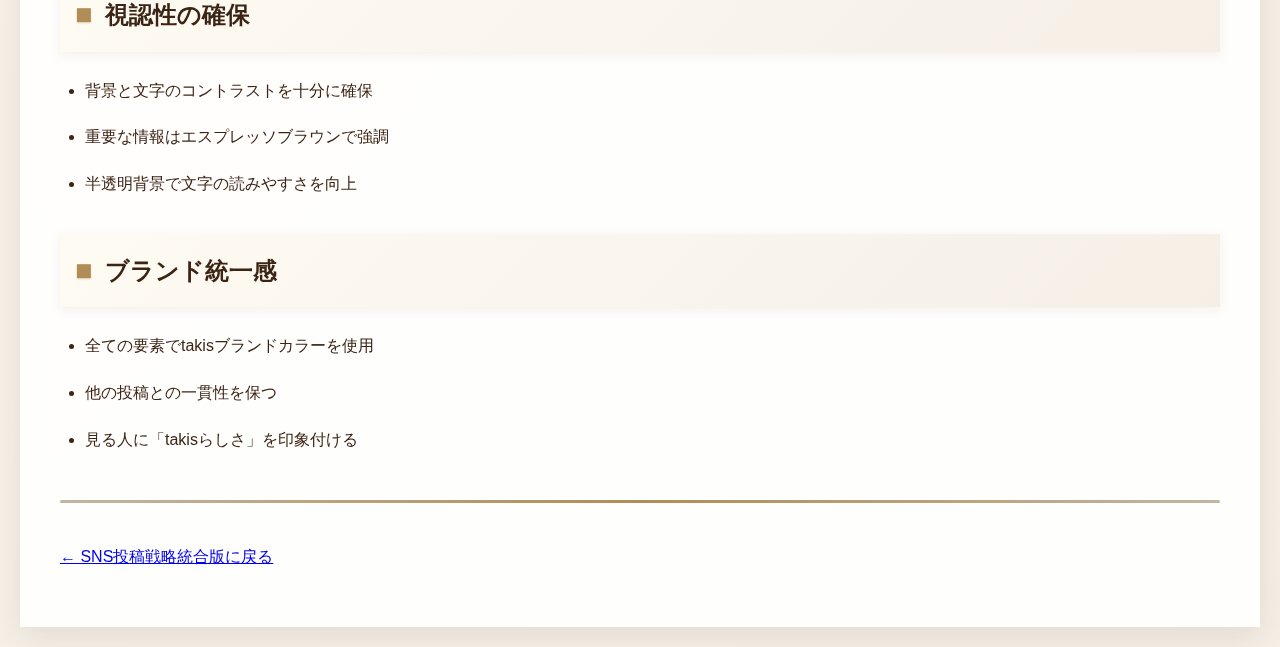
<file: ブランディング/SNS関連/リール台本/原点ストーリーリール台本.html>
<!DOCTYPE html>
<html xmlns="http://www.w3.org/1999/xhtml" lang="" xml:lang="">
<head>
  <meta charset="utf-8" />
  <meta name="generator" content="pandoc" />
  <meta name="viewport" content="width=device-width, initial-scale=1.0, user-scalable=yes" />
  <title>原点ストーリーリール台本</title>
  <style>
    /* takisブランドカラー */
    :root {
      --creamy-white: #FEFBF3;
      --warm-beige: #F5EFE6;
      --sage-beige: #C4B5A0;
      --cocoa-brown: #795548;
      --espresso-brown: #3C2415;
      --antique-gold: #B08D57;
      --dusty-rose: #D8BFD8;
      --blush-pink: #E8D5D3;
    }

    /* 基本設定 */
    body {
      font-family: 'Hiragino Kaku Gothic ProN', 'Hiragino Sans', 'YuGothic', 'Meiryo', sans-serif;
      line-height: 1.8;
      color: var(--espresso-brown);
      background: linear-gradient(135deg, var(--creamy-white) 0%, var(--warm-beige) 100%);
      margin: 0;
      padding: 20px;
      min-height: 100vh;
    }

    /* コンテナ */
    .container {
      max-width: 1200px;
      margin: 0 auto;
      background: rgba(255, 255, 255, 0.9);
      padding: 40px;
      border-radius: 0;
      box-shadow: 0 10px 30px rgba(60, 36, 21, 0.1);
      backdrop-filter: blur(10px);
    }

    /* 見出し */
    h1 {
      color: var(--espresso-brown);
      font-size: 2.8em;
      text-align: center;
      margin: 0 0 40px 0;
      padding: 30px 20px;
      background: linear-gradient(135deg, var(--creamy-white) 0%, var(--warm-beige) 50%, var(--blush-pink) 100%);
      border-radius: 0;
      position: relative;
      text-shadow: 0 2px 4px rgba(60, 36, 21, 0.1);
      box-shadow: 
        0 8px 25px rgba(60, 36, 21, 0.1),
        inset 0 1px 0 rgba(255, 255, 255, 0.8);
    }

    h1::after {
      content: '🧵';
      position: absolute;
      top: 15px;
      right: 25px;
      font-size: 1.2em;
      opacity: 0.7;
    }

    h2 {
      color: var(--cocoa-brown);
      font-size: 1.9em;
      margin: 35px 0 25px 0;
      padding: 18px 25px;
      background: linear-gradient(135deg, var(--warm-beige) 0%, var(--creamy-white) 100%);
      border-radius: 0;
      position: relative;
      box-shadow: 0 4px 15px rgba(121, 85, 72, 0.1);
      overflow: hidden;
    }

    h2::before {
      content: '';
      position: absolute;
      top: 0;
      right: 0;
      width: 60px;
      height: 100%;
      background: linear-gradient(90deg, transparent 0%, var(--dusty-rose) 50%, var(--antique-gold) 100%);
      opacity: 0.3;
      border-radius: 0;
    }

    h2::after {
      content: '';
      position: absolute;
      top: 50%;
      left: 8px;
      transform: translateY(-50%);
      width: 6px;
      height: 6px;
      background: var(--antique-gold);
      border-radius: 0;
      box-shadow: 
        0 12px 0 var(--antique-gold),
        0 -12px 0 var(--antique-gold);
    }

    h3 {
      color: var(--espresso-brown);
      font-size: 1.5em;
      margin: 30px 0 20px 0;
      padding: 15px 20px 15px 45px;
      background: linear-gradient(135deg, var(--creamy-white) 0%, var(--warm-beige) 100%);
      border-radius: 0;
      position: relative;
      box-shadow: 0 3px 10px rgba(196, 181, 160, 0.2);
    }

    h3::before {
      content: '■';
      position: absolute;
      left: 15px;
      top: 50%;
      transform: translateY(-50%);
      color: var(--antique-gold);
      font-size: 1.2em;
      text-shadow: 0 1px 2px rgba(176, 141, 87, 0.3);
    }

    /* セクション区切り */
    hr {
      border: none;
      height: 3px;
      background: linear-gradient(90deg, var(--sage-beige), var(--antique-gold), var(--sage-beige));
      margin: 40px 0;
      border-radius: 2px;
    }

    /* テーブル */
    table {
      width: 100%;
      border-collapse: collapse;
      margin: 20px 0;
      background: var(--creamy-white);
      border-radius: 0;
      overflow: hidden;
      box-shadow: 0 5px 15px rgba(121, 85, 72, 0.1);
    }

    th {
      background: var(--cocoa-brown);
      color: var(--creamy-white);
      padding: 15px;
      text-align: left;
      font-weight: bold;
    }

    td {
      padding: 12px 15px;
      border-bottom: 1px solid var(--sage-beige);
    }

    tr:nth-child(even) {
      background: var(--warm-beige);
    }

    tr:hover {
      background: var(--dusty-rose);
      transition: background-color 0.3s ease;
    }

    /* リスト */
    ul, ol {
      margin: 15px 0;
      padding-left: 25px;
    }

    li {
      margin: 8px 0;
      padding: 5px 0;
    }

    li strong {
      color: var(--cocoa-brown);
    }

    /* コードブロック */
    pre {
      background: var(--espresso-brown);
      color: var(--creamy-white);
      padding: 20px;
      border-radius: 0;
      overflow-x: auto;
      margin: 20px 0;
      border-left: 4px solid var(--antique-gold);
    }

    code {
      background: var(--warm-beige);
      color: var(--espresso-brown);
      padding: 2px 6px;
      border-radius: 0;
      font-family: 'Monaco', 'Menlo', 'Ubuntu Mono', monospace;
    }

    /* カラーサンプル */
    .color-sample {
      display: inline-block;
      width: 20px;
      height: 20px;
      border-radius: 0;
      margin-left: 10px;
      vertical-align: middle;
      border: 2px solid var(--espresso-brown);
    }

    /* 特別なセクション */
    .section-shooting {
      background: linear-gradient(135deg, var(--creamy-white), var(--warm-beige));
      border: 2px solid var(--sage-beige);
      border-radius: 0;
      padding: 25px;
      margin: 30px 0;
    }

    .section-shooting h1 {
      background: linear-gradient(135deg, var(--creamy-white) 0%, var(--warm-beige) 100%);
      border-left: 6px solid var(--sage-beige);
    }

    .section-shooting h1::after {
      content: '📹';
    }

    .section-editing {
      background: linear-gradient(135deg, var(--warm-beige), var(--dusty-rose));
      border: 2px solid var(--antique-gold);
      border-radius: 0;
      padding: 25px;
      margin: 30px 0;
    }

    .section-editing h1 {
      background: linear-gradient(135deg, var(--warm-beige) 0%, var(--dusty-rose) 100%);
      border-left: 6px solid var(--antique-gold);
    }

    .section-editing h1::after {
      content: '✂️';
    }

    .section-other {
      background: linear-gradient(135deg, var(--dusty-rose), var(--blush-pink));
      border: 2px solid var(--cocoa-brown);
      border-radius: 0;
      padding: 25px;
      margin: 30px 0;
    }

    .section-other h1 {
      background: linear-gradient(135deg, var(--dusty-rose) 0%, var(--blush-pink) 100%);
      border-left: 6px solid var(--cocoa-brown);
    }

    .section-other h1::after {
      content: '📱';
    }

    /* 印刷用スタイル */
    @media print {
      body {
        background: white;
      }
      .container {
        box-shadow: none;
        padding: 20px;
      }
    }

    /* レスポンシブ */
    @media (max-width: 768px) {
      .container {
        padding: 20px;
        margin: 10px;
      }
      
      h1 {
        font-size: 2em;
      }
      
      h2 {
        font-size: 1.5em;
      }
      
      table {
        font-size: 0.9em;
      }
    }

    /* アニメーション */
    @keyframes fadeIn {
      from { opacity: 0; transform: translateY(20px); }
      to { opacity: 1; transform: translateY(0); }
    }

    .container {
      animation: fadeIn 0.8s ease-out;
    }
  </style>
  <!--[if lt IE 9]>
    <script src="//cdnjs.cloudflare.com/ajax/libs/html5shiv/3.7.3/html5shiv-printshiv.min.js"></script>
  <![endif]-->
</head>
<body>
<div class="container">
<h1 id="原点ストーリーリール台本">原点ストーリーリール台本</h1>
<h2 id="なぜ私は刺繍に人生を賭けたのか">💡 「なぜ私は刺繍に人生を賭けたのか」</h2>
<h3 id="リール概要">📱 リール概要</h3>
<ul>
<li><strong>テーマ：</strong> takiの原点ストーリー - 刺繍への深い愛と人生を賭ける理由</li>
<li><strong>全体の長さ：</strong> 20秒～30秒</li>
<li><strong>BGM：</strong> 優しくノスタルジックなインストゥルメンタル曲（著作権フリー音源）</li>
<li><strong>狙い：</strong> ファン化促進、共感獲得、ブランドストーリー訴求</li>
<li><strong>カラーテーマ：</strong> takisブランドカラー（温もりと優しさの表現）</li>
</ul>
<hr />
<div class="section-shooting">
<h1 id="撮影時に必要な情報">📹 撮影時に必要な情報</h1>
<h2 id="撮影シーン別詳細">🎬 撮影シーン別詳細</h2>

<table>
<thead>
<tr class="header">
<th style="text-align: left; width: 15%;">時間</th>
<th style="text-align: left; width: 20%;">シーン</th>
<th style="text-align: left; width: 35%;">映像内容</th>
<th style="text-align: left; width: 30%;">撮影設定</th>
</tr>
</thead>
<tbody>
<tr class="odd">
<td style="text-align: left;"><strong>0-5秒</strong></td>
<td style="text-align: left;"><strong>オープニング</strong></td>
<td style="text-align: left;">
  • 美しい刺繍作品のアップ（糸の質感・立体感強調）<br>
  • takiの手元での刺繍作業<br>
  • 子供の頃の手芸作品や古い針箱のインサート
</td>
<td style="text-align: left;">
  <strong>背景：</strong> クリーミーホワイト <span class="color-sample" style="background-color: #FEFBF3;"></span><br>
  <strong>照明：</strong> 自然光 + 明るい環境<br>
  <strong>アングル：</strong> 手元のクローズアップ、作品の美しさを強調
</td>
</tr>
<tr class="even">
<td style="text-align: left;"><strong>5-15秒</strong></td>
<td style="text-align: left;"><strong>幼少期の原点</strong></td>
<td style="text-align: left;">
  • 刺繍に没頭するtakiの現在の姿（軽い早送り用素材）<br>
  • 色とりどりの糸や布、手芸道具のレイアウト<br>
  • 幼い頃の写真や子供の夢中な様子
</td>
<td style="text-align: left;">
  <strong>フィルター：</strong> ウォームベージュ系の柔らかな色調<br>
  <strong>小物配置：</strong> ウォームベージュ <span class="color-sample" style="background-color: #F5EFE6;"></span> 系の布や背景<br>
  <strong>表情：</strong> 自然で穏やかな集中している様子
</td>
</tr>
<tr class="odd">
<td style="text-align: left;"><strong>15-25秒</strong></td>
<td style="text-align: left;"><strong>刺繍への愛</strong></td>
<td style="text-align: left;">
  • 穏やかな表情で刺繍するtaki（窓辺やお気に入り空間）<br>
  • 美しい完成作品のスライドショー用素材<br>
  • お気に入り作品を持つ優しい笑顔
</td>
<td style="text-align: left;">
  <strong>照明：</strong> 自然光 + ウォームトーン調整<br>
  <strong>背景・台座：</strong> クリーミーホワイト <span class="color-sample" style="background-color: #FEFBF3;"></span>、ウォームベージュ <span class="color-sample" style="background-color: #F5EFE6;"></span><br>
  <strong>表情：</strong> 愛情が伝わる穏やかな笑顔
</td>
</tr>
<tr class="even">
<td style="text-align: left;"><strong>25-30秒</strong></td>
<td style="text-align: left;"><strong>エンディング</strong></td>
<td style="text-align: left;">
  • takisロゴまたは素敵な刺繍作品のアップ<br>
  • フェードアウト用素材
</td>
<td style="text-align: left;">
  <strong>背景：</strong> ウォームベージュ <span class="color-sample" style="background-color: #F5EFE6;"></span> グラデーション効果用<br>
  <strong>雰囲気：</strong> 上品で余韻のある仕上がり
</td>
</tr>
</tbody>
</table>

<h2 id="音声録音設定">🎤 音声録音設定</h2>
<table>
<thead>
<tr class="header">
<th style="text-align: left;">項目</th>
<th style="text-align: left;">詳細</th>
</tr>
</thead>
<tbody>
<tr class="odd">
<td style="text-align: left;"><strong>録音環境</strong></td>
<td style="text-align: left;">静かな場所で、マイクを口から適度な距離に</td>
</tr>
<tr class="even">
<td style="text-align: left;"><strong>声のトーン</strong></td>
<td style="text-align: left;">優しく温かく、「好き」という気持ちが伝わるように</td>
</tr>
<tr class="odd">
<td style="text-align: left;"><strong>ナレーション内容</strong></td>
<td style="text-align: left;">下記セクション別ナレーション参照</td>
</tr>
</tbody>
</table>
<h3 id="セクション別ナレーション"><strong>セクション別ナレーション</strong></h3>
<ol type="1">
<li><strong>オープニング：</strong> 「💡 なぜ私は刺繍に人生を賭けたのか…小さな女の子の『好き』が導いた、運命の物語です🧵」</li>
<li><strong>幼少期の原点：</strong> 「小さい頃から手芸が大好きで、時間を忘れて没頭する日々でした…あなたにも、そんな風に時間を忘れて熱中できる『好き』なことはありますか？」</li>
<li><strong>刺繍への愛：</strong> 「20年前に出会った刺繍の世界…仕事の合間にチクチク針を動かす時間が、本当の自分に戻れる、愛おしい瞬間でした💕」</li>
</ol>
</div>

<hr />

<div class="section-editing">
<h1 id="編集時に必要な情報">✂️ 編集時に必要な情報</h1>
<h2 id="カラーパレット">🎨 カラーパレット</h2>
<h3 id="基本カラー"><strong>基本カラー</strong></h3>
<ul>
<li><strong>クリーミーホワイト：</strong> #FEFBF3 <span class="color-sample" style="background-color: #FEFBF3;"></span></li>
<li><strong>ウォームベージュ：</strong> #F5EFE6 <span class="color-sample" style="background-color: #F5EFE6;"></span></li>
<li><strong>セージベージュ：</strong> #C4B5A0 <span class="color-sample" style="background-color: #C4B5A0;"></span></li>
<li><strong>ココアブラウン：</strong> #795548 <span class="color-sample" style="background-color: #795548;"></span></li>
<li><strong>エスプレッソブラウン：</strong> #3C2415 <span class="color-sample" style="background-color: #3C2415;"></span></li>
<li><strong>アンティークゴールド：</strong> #B08D57 <span class="color-sample" style="background-color: #B08D57;"></span></li>
<li><strong>ダスティローズ：</strong> #D8BFD8 <span class="color-sample" style="background-color: #D8BFD8;"></span></li>
<li><strong>ブラッシュピンク：</strong> #E8D5D3 <span class="color-sample" style="background-color: #E8D5D3;"></span></li>
</ul>
<h2 id="テロップデザイン仕様">🎨 テロップ・デザイン仕様</h2>
<table>
<thead>
<tr class="header">
<th style="text-align: left; width: 15%;">時間</th>
<th style="text-align: left; width: 25%;">テキスト</th>
<th style="text-align: left; width: 15%;">文字色</th>
<th style="text-align: left; width: 15%;">背景</th>
<th style="text-align: left; width: 20%;">アクセント・装飾</th>
<th style="text-align: left; width: 10%;">フォント</th>
</tr>
</thead>
<tbody>
<tr class="odd">
<td style="text-align: left;"><strong>0-5秒</strong><br>オープニング</td>
<td style="text-align: left;">「💡 なぜ私は刺繍に人生を賭けたのか」</td>
<td style="text-align: left;">ココアブラウン <span class="color-sample" style="background-color: #795548;"></span></td>
<td style="text-align: left;">ウォームベージュ <span class="color-sample" style="background-color: #F5EFE6;"></span> 半透明</td>
<td style="text-align: left;">アンティークゴールド <span class="color-sample" style="background-color: #B08D57;"></span></td>
<td style="text-align: left;">手書き風フォント</td>
</tr>
<tr class="even">
<td style="text-align: left;"><strong>5-15秒</strong><br>幼少期の原点</td>
<td style="text-align: left;">「時間を忘れて熱中できる『好き』なことはありますか？」</td>
<td style="text-align: left;">エスプレッソブラウン <span class="color-sample" style="background-color: #3C2415;"></span></td>
<td style="text-align: left;">ダスティローズ <span class="color-sample" style="background-color: #D8BFD8;"></span> 半透明</td>
<td style="text-align: left;">セージベージュ <span class="color-sample" style="background-color: #C4B5A0;"></span> のフレーム</td>
<td style="text-align: left;">-</td>
</tr>
<tr class="odd">
<td style="text-align: left;"><strong>15-25秒</strong><br>刺繍への愛</td>
<td style="text-align: left;">「本当の自分に戻れる、愛おしい瞬間💕」</td>
<td style="text-align: left;">ココアブラウン <span class="color-sample" style="background-color: #795548;"></span></td>
<td style="text-align: left;">クリーミーホワイト <span class="color-sample" style="background-color: #FEFBF3;"></span></td>
<td style="text-align: left;">ハート装飾：ブラッシュピンク <span class="color-sample" style="background-color: #E8D5D3;"></span><br>ハッシュタグ：アンティークゴールド <span class="color-sample" style="background-color: #B08D57;"></span></td>
<td style="text-align: left;">-</td>
</tr>
<tr class="even">
<td style="text-align: left;"><strong>25-30秒</strong><br>エンディング</td>
<td style="text-align: left;">「続きはキャプションで✨」<br>「プロフィールのリンクもチェック👆」</td>
<td style="text-align: left;">エスプレッソブラウン <span class="color-sample" style="background-color: #3C2415;"></span></td>
<td style="text-align: left;">セージベージュ <span class="color-sample" style="background-color: #C4B5A0;"></span> 半透明</td>
<td style="text-align: left;">アンティークゴールド <span class="color-sample" style="background-color: #B08D57;"></span></td>
<td style="text-align: left;">-</td>
</tr>
</tbody>
</table>
<h2 id="編集設定">🎞️ 編集設定</h2>
<table>
<thead>
<tr class="header">
<th style="text-align: left;">項目</th>
<th style="text-align: left;">詳細</th>
</tr>
</thead>
<tbody>
<tr class="odd">
<td style="text-align: left;"><strong>推奨編集アプリ</strong></td>
<td style="text-align: left;">CapCut、VLLO（ブロ）などのスマホアプリ推奨</td>
</tr>
<tr class="even">
<td style="text-align: left;"><strong>BGM</strong></td>
<td style="text-align: left;">優しくノスタルジックなインストゥルメンタル曲（著作権フリー音源）</td>
</tr>
<tr class="odd">
<td style="text-align: left;"><strong>トランジション</strong></td>
<td style="text-align: left;">スムーズな切り替え効果、フェード色：ウォームベージュ <span class="color-sample" style="background-color: #F5EFE6;"></span></td>
</tr>
<tr class="even">
<td style="text-align: left;"><strong>テロップ配置</strong></td>
<td style="text-align: left;">ナレーションの全文ではなく、キーワードを効果的に表示</td>
</tr>
<tr class="odd">
<td style="text-align: left;"><strong>背景透明度</strong></td>
<td style="text-align: left;">メイン背景：70%透明度、アクセント背景：60%透明度</td>
</tr>
</tbody>
</table>
<h2 id="カラーコンビネーション指針">🎨 カラーコンビネーション指針</h2>
<h3 id="基本パターン-メイン組み合わせ"><strong>基本パターン：</strong> メイン組み合わせ</h3>
<ul>
<li><strong>背景：</strong> ウォームベージュ <span class="color-sample" style="background-color: #F5EFE6;"></span></li>
<li><strong>メインテキスト：</strong> ココアブラウン <span class="color-sample" style="background-color: #795548;"></span></li>
<li><strong>アクセント：</strong> アンティークゴールド <span class="color-sample" style="background-color: #B08D57;"></span></li>
</ul>
<h3 id="感情表現パターン-エレガント組み合わせ"><strong>感情表現パターン：</strong> エレガント組み合わせ</h3>
<ul>
<li><strong>背景：</strong> クリーミーホワイト <span class="color-sample" style="background-color: #FEFBF3;"></span></li>
<li><strong>メインテキスト：</strong> ココアブラウン <span class="color-sample" style="background-color: #795548;"></span></li>
<li><strong>愛情表現：</strong> ダスティローズ <span class="color-sample" style="background-color: #D8BFD8;"></span></li>
<li><strong>特別感：</strong> アンティークゴールド <span class="color-sample" style="background-color: #B08D57;"></span></li>
</ul>
<h3 id="強調パターン-コントラスト組み合わせ"><strong>強調パターン：</strong> コントラスト組み合わせ</h3>
<ul>
<li><strong>背景：</strong> クリーミーホワイト <span class="color-sample" style="background-color: #FEFBF3;"></span></li>
<li><strong>重要テキスト：</strong> エスプレッソブラウン <span class="color-sample" style="background-color: #3C2415;"></span></li>
<li><strong>アクセント：</strong> アンティークゴールド <span class="color-sample" style="background-color: #B08D57;"></span></li>
</ul>
</div>

<hr />

<div class="section-other">
<h1 id="その他投稿マーケティング">📱 その他（投稿・マーケティング）</h1>
<h2 id="投稿用キャプション">📝 投稿用キャプション</h2>
<pre><code>💡 なぜ私は刺繍に人生を賭けたのか
小さな女の子の「好き」が導いた運命🧵

小さい頃から手芸が大好きで
時間を忘れて没頭する日々...

あなたにも、そんな風に
時間を忘れて熱中できる
「好き」なことはありますか？

20年前に出会った刺繍の世界
仕事の合間にチクチク針を動かす時間が
本当の自分に戻れる愛おしい瞬間でした💕

あなたの「好き」もぜひコメントで教えてくださいね😊

#takis #刺繍への愛 #原点 #手芸愛好家 #リール #ストーリー</code></pre>
<h2 id="期待される効果kpi">📊 期待される効果・KPI</h2>
<table>
<thead>
<tr class="header">
<th style="text-align: left;">カテゴリー</th>
<th style="text-align: left;">効果</th>
<th style="text-align: left;">測定指標</th>
</tr>
</thead>
<tbody>
<tr class="odd">
<td style="text-align: left;"><strong>エンゲージメント</strong></td>
<td style="text-align: left;">・コメントでの「好き」なことシェア<br>・共感によるいいね・保存増加<br>・プロフィール訪問率向上</td>
<td style="text-align: left;">いいね数、コメント数、保存数、プロフィールクリック率</td>
</tr>
<tr class="even">
<td style="text-align: left;"><strong>ファン化促進</strong></td>
<td style="text-align: left;">・takiの人柄や価値観への共感<br>・ブランドストーリーの理解深化<br>・長期的な関係性構築</td>
<td style="text-align: left;">フォロワー増加率、リピート視聴率、DM数</td>
</tr>
<tr class="odd">
<td style="text-align: left;"><strong>認知拡大</strong></td>
<td style="text-align: left;">・リールの拡散性による新規フォロワー獲得<br>・takisブランドの認知度アップ<br>・同じ価値観を持つターゲット層へのリーチ</td>
<td style="text-align: left;">リーチ数、インプレッション数、シェア数、新規フォロワー数</td>
</tr>
</tbody>
</table>
<h2 id="投稿戦略">🎯 投稿戦略</h2>
<h3 id="投稿タイミング"><strong>投稿タイミング</strong></h3>
<ul>
<li><strong>推奨時間帯：</strong> 平日 19:00-21:00 / 土日 10:00-12:00, 15:00-17:00</li>
<li><strong>投稿頻度：</strong> 週1-2回のクオリティ重視</li>
</ul>
<h3 id="フォローアップ施策"><strong>フォローアップ施策</strong></h3>
<ul>
<li><strong>コメント返信：</strong> 24時間以内の丁寧な返信</li>
<li><strong>ストーリーズ連携：</strong> リール投稿後にストーリーズでより詳しい話を展開</li>
<li><strong>次回予告：</strong> 「次回は制作プロセスをお見せします」等の予告でエンゲージメント継続</li>
</ul>
</div>

<hr />
<h2 id="制作時の重要ポイント">🎨 制作時の重要ポイント</h2>
<h3 id="色の心理効果を活用"><strong>色の心理効果を活用</strong></h3>
<ul>
<li><strong>ウォームベージュ</strong> → 安心感・親しみやすさ</li>
<li><strong>ココアブラウン</strong> → 信頼感・温もり</li>
<li><strong>アンティークゴールド</strong> → 特別感・価値感</li>
<li><strong>ダスティローズ</strong> → 愛情・優しさ</li>
</ul>
<h3 id="視認性の確保"><strong>視認性の確保</strong></h3>
<ul>
<li>背景と文字のコントラストを十分に確保</li>
<li>重要な情報はエスプレッソブラウンで強調</li>
<li>半透明背景で文字の読みやすさを向上</li>
</ul>
<h3 id="ブランド統一感"><strong>ブランド統一感</strong></h3>
<ul>
<li>全ての要素でtakisブランドカラーを使用</li>
<li>他の投稿との一貫性を保つ</li>
<li>見る人に「takisらしさ」を印象付ける</li>
</ul>
<hr />
<p><a href="../SNS投稿戦略統合版.md">← SNS投稿戦略統合版に戻る</a></p>
</div>
</body>
</html>
</file>
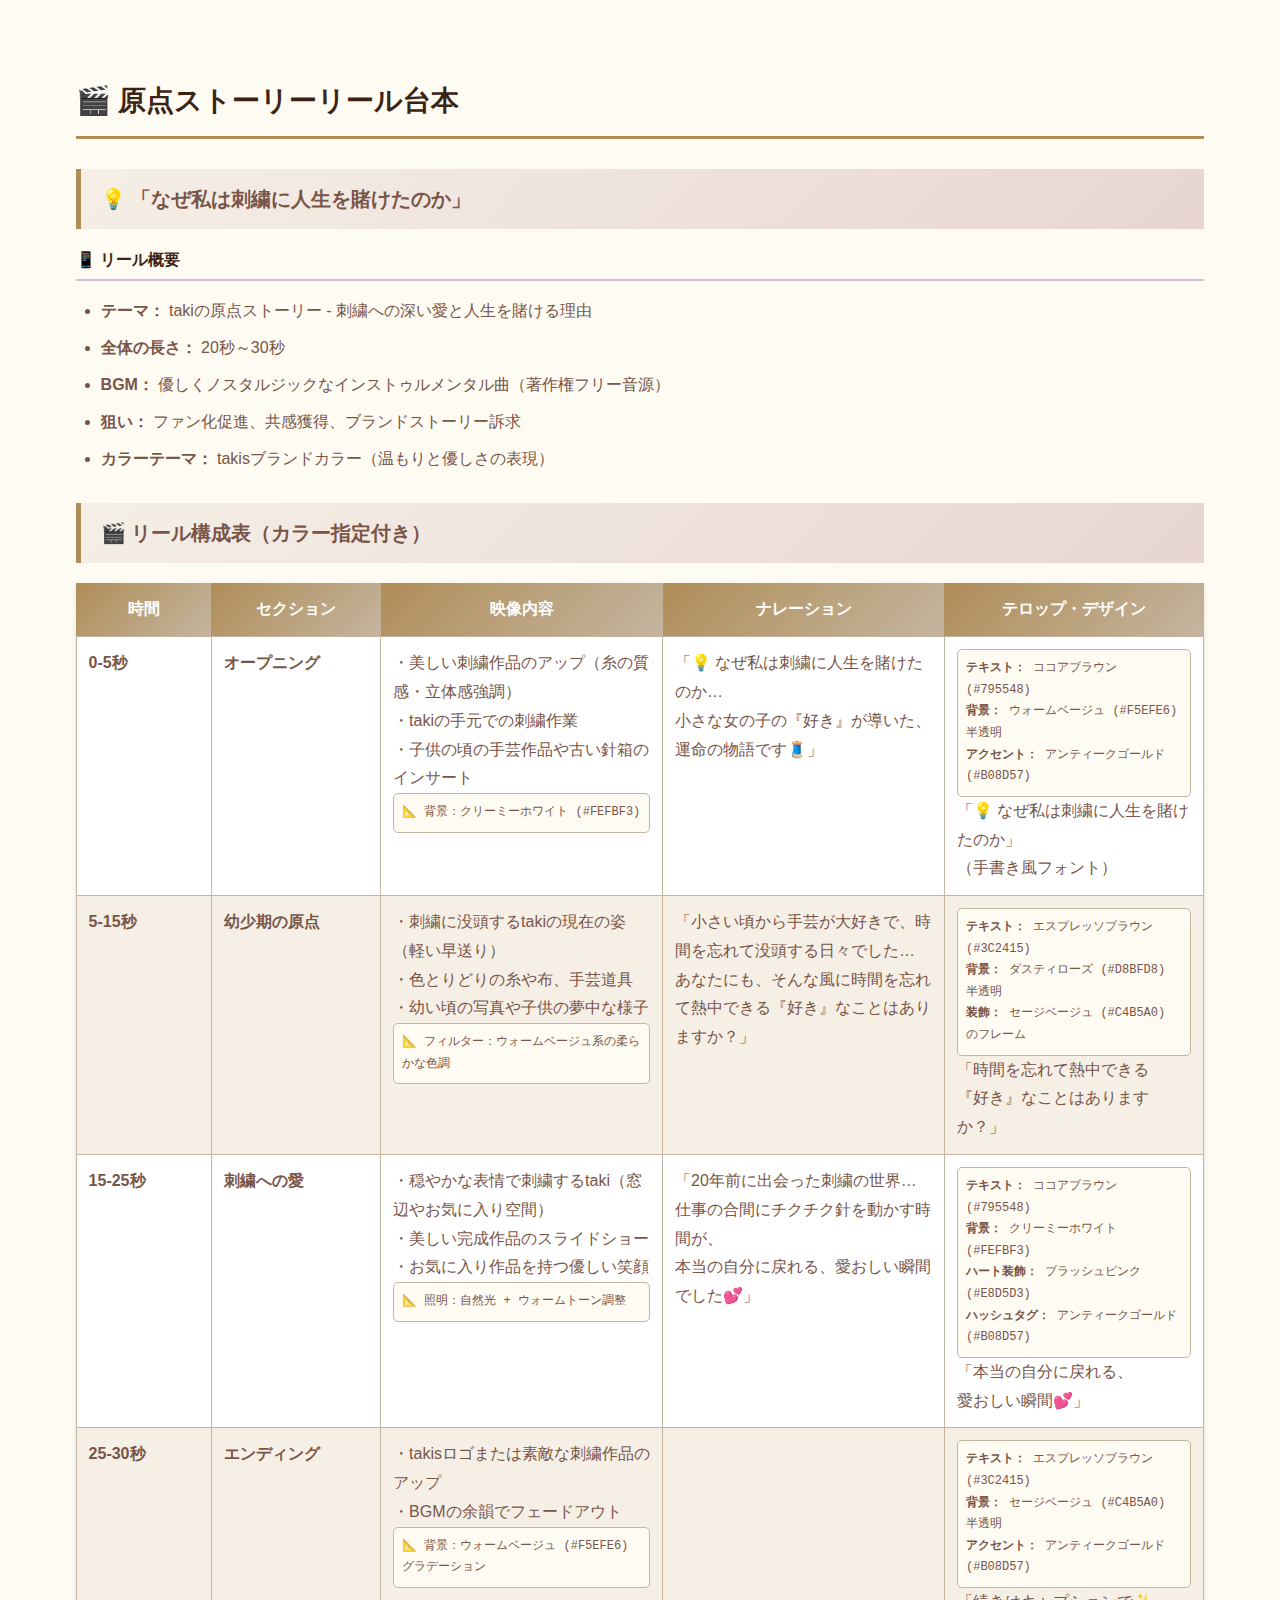
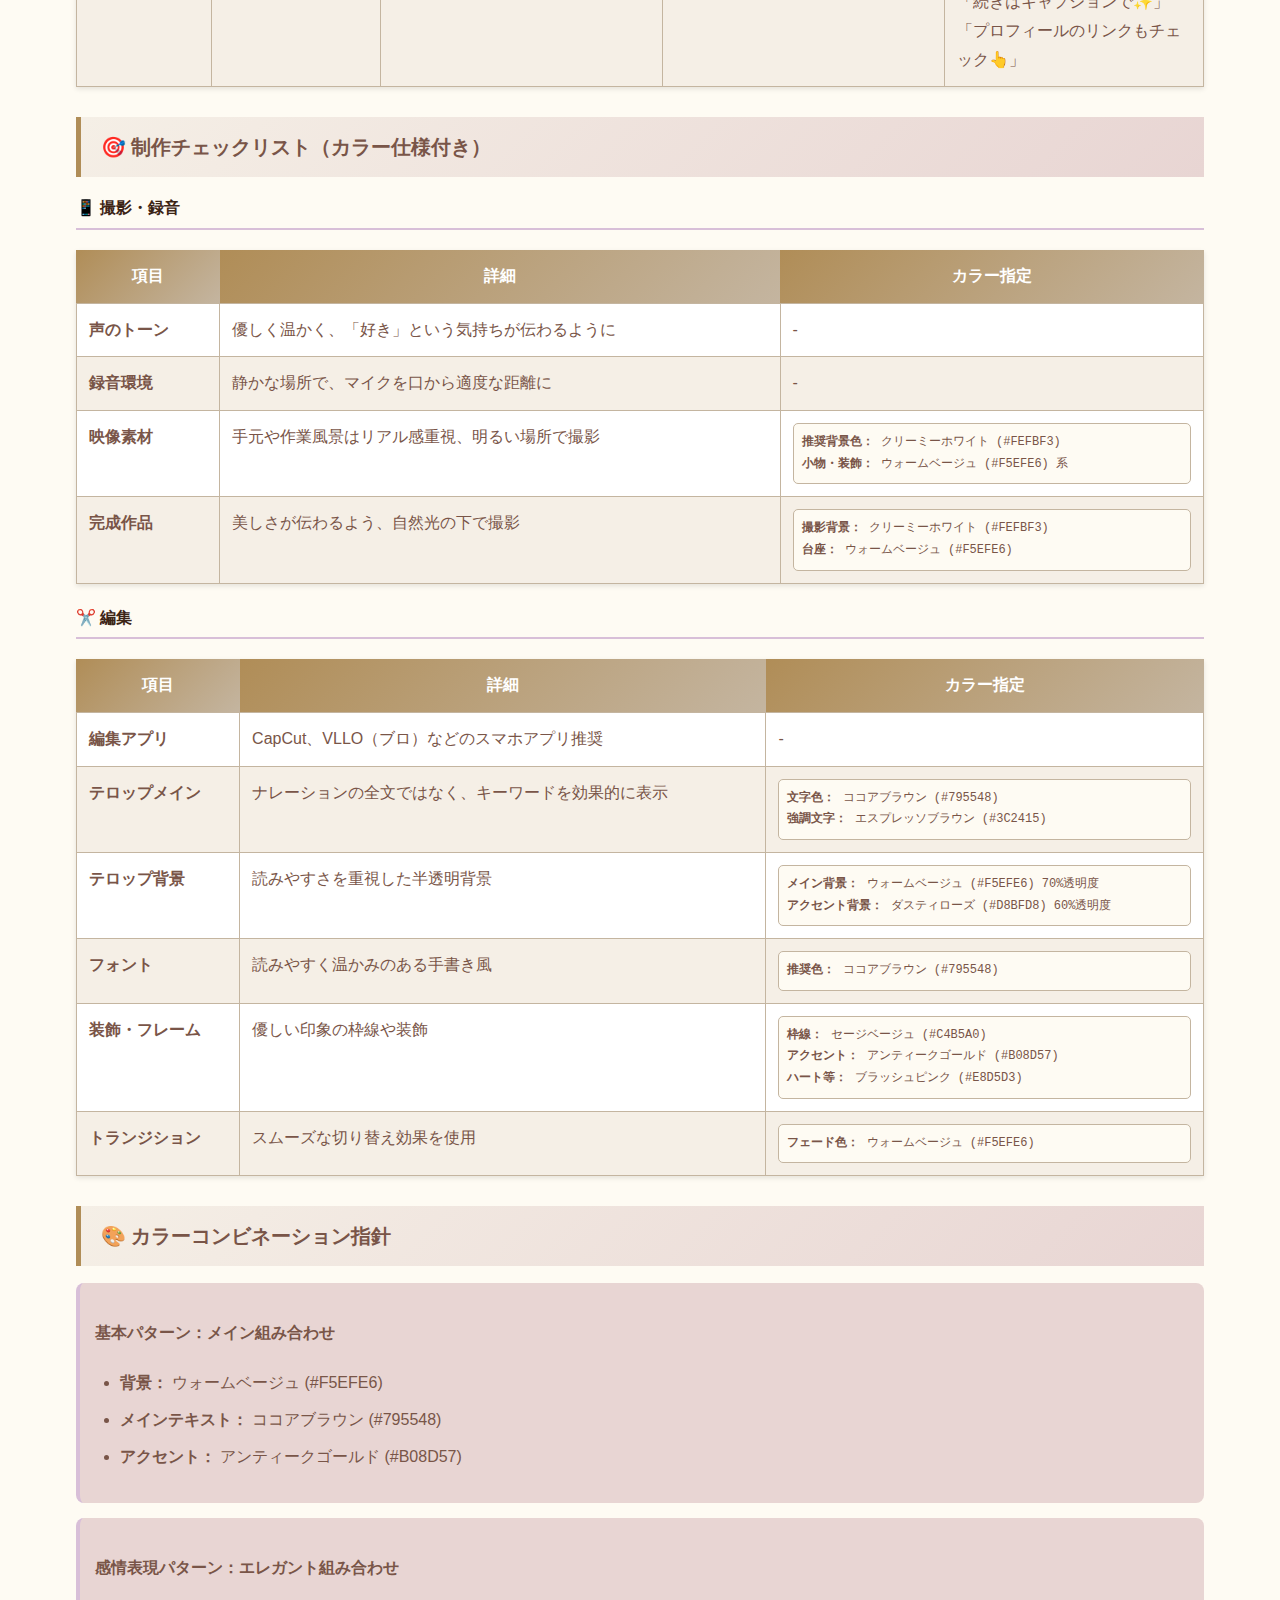
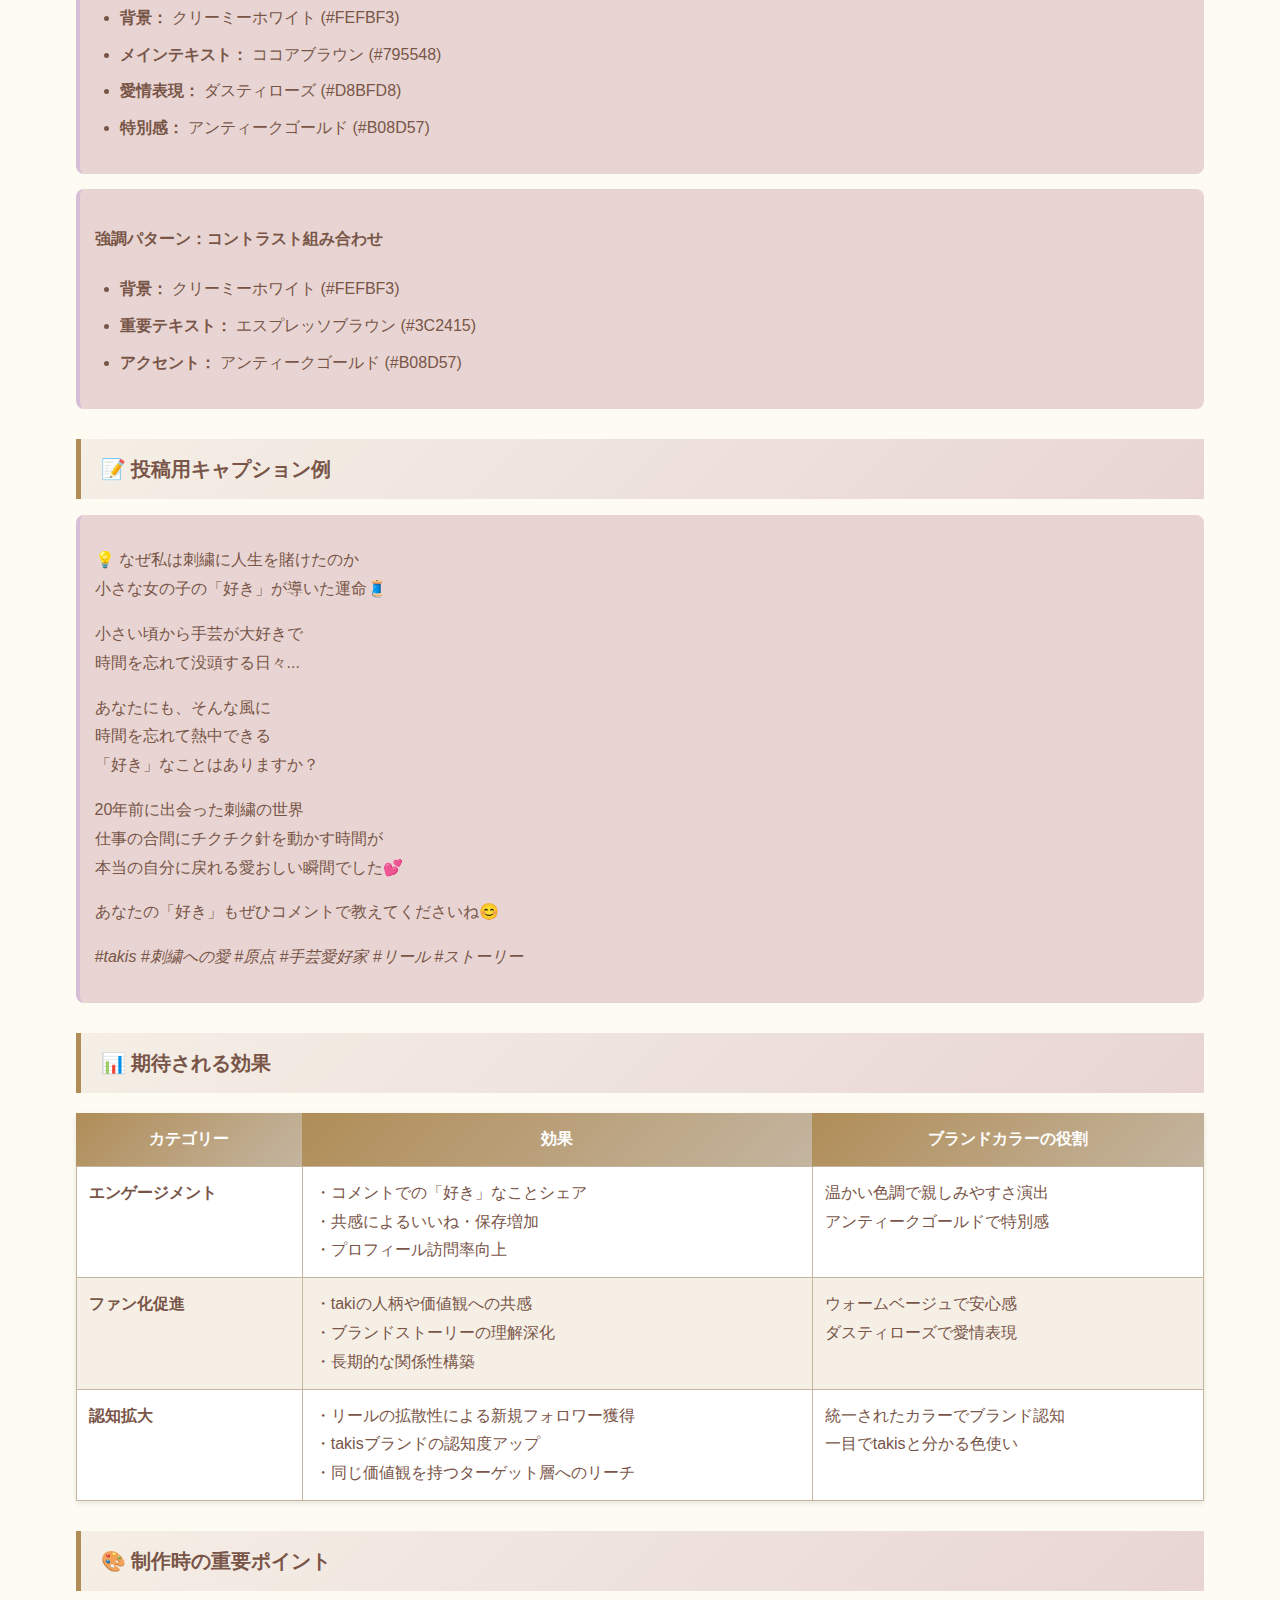
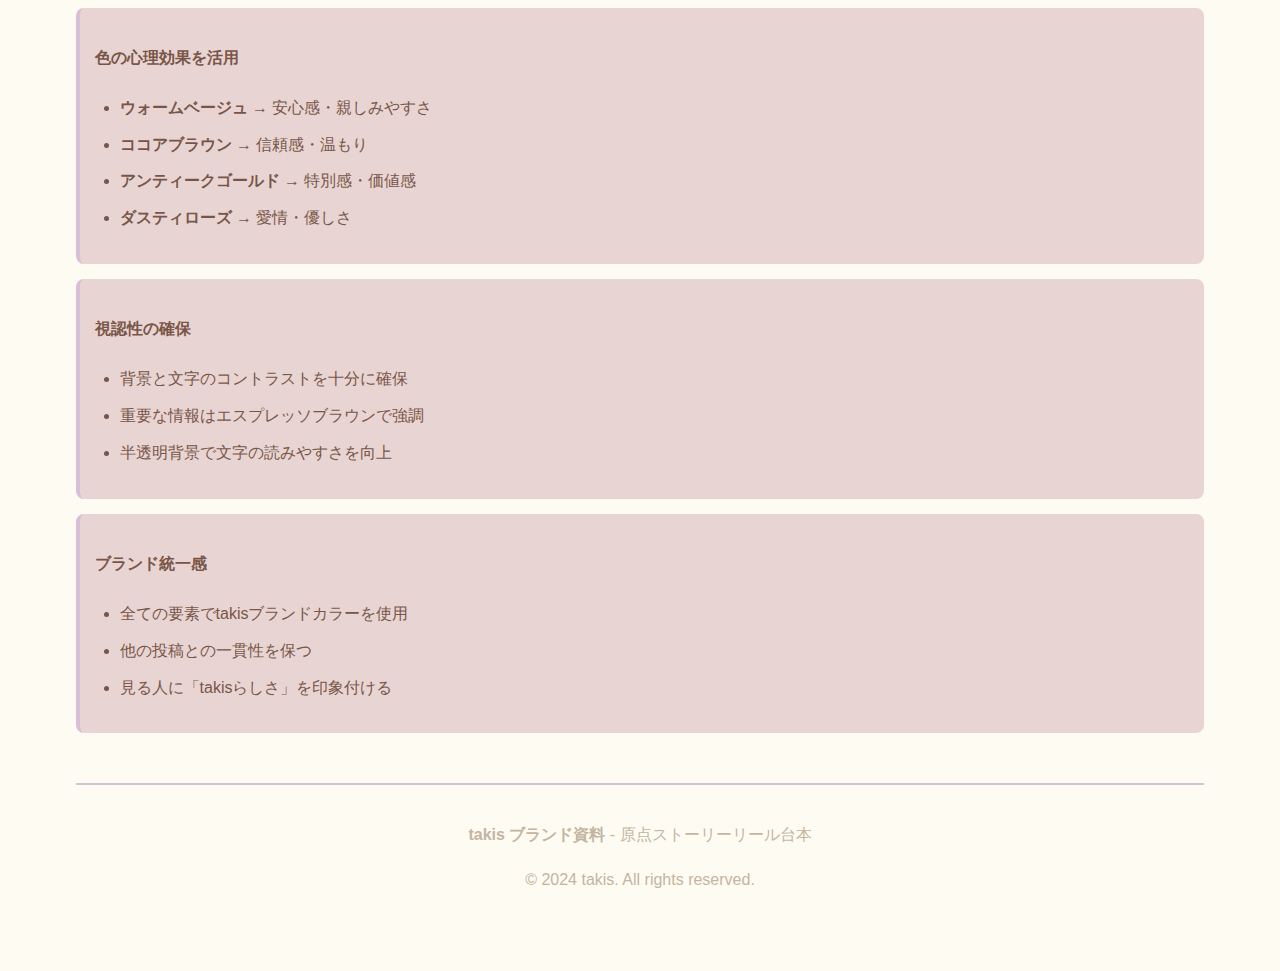
<file: ブランディング/SNS関連/リール台本/原点ストーリーリール台本_印刷用.html>
<!DOCTYPE html>
<html lang="ja">
<head>
    <meta charset="UTF-8">
    <meta name="viewport" content="width=device-width, initial-scale=1.0">
    <title>原点ストーリーリール台本 - takis</title>
    <style>
        body {
            font-family: 'Hiragino Sans', 'Yu Gothic', 'Meiryo', sans-serif;
            margin: 2cm;
            line-height: 1.8;
            color: #795548;
            background-color: #FEFBF3;
        }
        
        h1 {
            color: #3C2415;
            border-bottom: 3px solid #B08D57;
            padding-bottom: 10px;
            font-size: 28px;
        }
        
        h2 {
            color: #795548;
            background: linear-gradient(135deg, #F5EFE6, #E8D5D3);
            padding: 12px 20px;
            border-left: 5px solid #B08D57;
            font-size: 20px;
            margin-top: 30px;
        }
        
        h3 {
            color: #3C2415;
            font-size: 16px;
            border-bottom: 2px solid #D8BFD8;
            padding-bottom: 5px;
        }
        
        table {
            border-collapse: collapse;
            width: 100%;
            margin: 20px 0;
            background-color: white;
            box-shadow: 0 2px 5px rgba(0,0,0,0.1);
        }
        
        th {
            background: linear-gradient(135deg, #B08D57, #C4B5A0);
            color: white;
            padding: 12px;
            text-align: center;
            font-weight: bold;
        }
        
        td {
            border: 1px solid #C4B5A0;
            padding: 12px;
            vertical-align: top;
        }
        
        tr:nth-child(even) {
            background-color: #F5EFE6;
        }
        
        .highlight {
            background-color: #E8D5D3;
            padding: 15px;
            border-radius: 8px;
            border-left: 4px solid #D8BFD8;
            margin: 15px 0;
        }
        
        .color-spec {
            background-color: #FEFBF3;
            border: 1px solid #C4B5A0;
            border-radius: 5px;
            padding: 8px;
            font-family: monospace;
            font-size: 12px;
        }
        
        ul, ol {
            padding-left: 25px;
        }
        
        li {
            margin-bottom: 8px;
        }
        
        .emoji {
            font-size: 18px;
        }
        
        @media print {
            body {
                margin: 1cm;
                font-size: 12px;
            }
            
            h1 {
                font-size: 24px;
            }
            
            h2 {
                font-size: 18px;
                page-break-before: auto;
            }
            
            table {
                page-break-inside: avoid;
            }
            
            .highlight {
                page-break-inside: avoid;
            }
        }
    </style>
</head>
<body>

<h1>🎬 原点ストーリーリール台本</h1>

<h2>💡 「なぜ私は刺繍に人生を賭けたのか」</h2>

<h3>📱 リール概要</h3>
<ul>
    <li><strong>テーマ：</strong> takiの原点ストーリー - 刺繍への深い愛と人生を賭ける理由</li>
    <li><strong>全体の長さ：</strong> 20秒～30秒</li>
    <li><strong>BGM：</strong> 優しくノスタルジックなインストゥルメンタル曲（著作権フリー音源）</li>
    <li><strong>狙い：</strong> ファン化促進、共感獲得、ブランドストーリー訴求</li>
    <li><strong>カラーテーマ：</strong> takisブランドカラー（温もりと優しさの表現）</li>
</ul>

<h2>🎬 リール構成表（カラー指定付き）</h2>

<table>
    <thead>
        <tr>
            <th style="width: 12%;">時間</th>
            <th style="width: 15%;">セクション</th>
            <th style="width: 25%;">映像内容</th>
            <th style="width: 25%;">ナレーション</th>
            <th style="width: 23%;">テロップ・デザイン</th>
        </tr>
    </thead>
    <tbody>
        <tr>
            <td><strong>0-5秒</strong></td>
            <td><strong>オープニング</strong></td>
            <td>
                ・美しい刺繍作品のアップ（糸の質感・立体感強調）<br>
                ・takiの手元での刺繍作業<br>
                ・子供の頃の手芸作品や古い針箱のインサート<br>
                <div class="color-spec">📐 背景：クリーミーホワイト (#FEFBF3)</div>
            </td>
            <td>「💡 なぜ私は刺繍に人生を賭けたのか…<br>小さな女の子の『好き』が導いた、運命の物語です🧵」</td>
            <td>
                <div class="color-spec">
                    <strong>テキスト：</strong> ココアブラウン (#795548)<br>
                    <strong>背景：</strong> ウォームベージュ (#F5EFE6) 半透明<br>
                    <strong>アクセント：</strong> アンティークゴールド (#B08D57)
                </div>
                「💡 なぜ私は刺繍に人生を賭けたのか」<br>（手書き風フォント）
            </td>
        </tr>
        <tr>
            <td><strong>5-15秒</strong></td>
            <td><strong>幼少期の原点</strong></td>
            <td>
                ・刺繍に没頭するtakiの現在の姿（軽い早送り）<br>
                ・色とりどりの糸や布、手芸道具<br>
                ・幼い頃の写真や子供の夢中な様子<br>
                <div class="color-spec">📐 フィルター：ウォームベージュ系の柔らかな色調</div>
            </td>
            <td>「小さい頃から手芸が大好きで、時間を忘れて没頭する日々でした…<br>あなたにも、そんな風に時間を忘れて熱中できる『好き』なことはありますか？」</td>
            <td>
                <div class="color-spec">
                    <strong>テキスト：</strong> エスプレッソブラウン (#3C2415)<br>
                    <strong>背景：</strong> ダスティローズ (#D8BFD8) 半透明<br>
                    <strong>装飾：</strong> セージベージュ (#C4B5A0) のフレーム
                </div>
                「時間を忘れて熱中できる<br>『好き』なことはありますか？」
            </td>
        </tr>
        <tr>
            <td><strong>15-25秒</strong></td>
            <td><strong>刺繍への愛</strong></td>
            <td>
                ・穏やかな表情で刺繍するtaki（窓辺やお気に入り空間）<br>
                ・美しい完成作品のスライドショー<br>
                ・お気に入り作品を持つ優しい笑顔<br>
                <div class="color-spec">📐 照明：自然光 + ウォームトーン調整</div>
            </td>
            <td>「20年前に出会った刺繍の世界…<br>仕事の合間にチクチク針を動かす時間が、<br>本当の自分に戻れる、愛おしい瞬間でした💕」</td>
            <td>
                <div class="color-spec">
                    <strong>テキスト：</strong> ココアブラウン (#795548)<br>
                    <strong>背景：</strong> クリーミーホワイト (#FEFBF3)<br>
                    <strong>ハート装飾：</strong> ブラッシュピンク (#E8D5D3)<br>
                    <strong>ハッシュタグ：</strong> アンティークゴールド (#B08D57)
                </div>
                「本当の自分に戻れる、<br>愛おしい瞬間💕」
            </td>
        </tr>
        <tr>
            <td><strong>25-30秒</strong></td>
            <td><strong>エンディング</strong></td>
            <td>
                ・takisロゴまたは素敵な刺繍作品のアップ<br>
                ・BGMの余韻でフェードアウト<br>
                <div class="color-spec">📐 背景：ウォームベージュ (#F5EFE6) グラデーション</div>
            </td>
            <td></td>
            <td>
                <div class="color-spec">
                    <strong>テキスト：</strong> エスプレッソブラウン (#3C2415)<br>
                    <strong>背景：</strong> セージベージュ (#C4B5A0) 半透明<br>
                    <strong>アクセント：</strong> アンティークゴールド (#B08D57)
                </div>
                「続きはキャプションで✨」<br>「プロフィールのリンクもチェック👆」
            </td>
        </tr>
    </tbody>
</table>

<h2>🎯 制作チェックリスト（カラー仕様付き）</h2>

<h3>📱 撮影・録音</h3>
<table>
    <thead>
        <tr>
            <th>項目</th>
            <th>詳細</th>
            <th>カラー指定</th>
        </tr>
    </thead>
    <tbody>
        <tr>
            <td><strong>声のトーン</strong></td>
            <td>優しく温かく、「好き」という気持ちが伝わるように</td>
            <td>-</td>
        </tr>
        <tr>
            <td><strong>録音環境</strong></td>
            <td>静かな場所で、マイクを口から適度な距離に</td>
            <td>-</td>
        </tr>
        <tr>
            <td><strong>映像素材</strong></td>
            <td>手元や作業風景はリアル感重視、明るい場所で撮影</td>
            <td>
                <div class="color-spec">
                    <strong>推奨背景色：</strong> クリーミーホワイト (#FEFBF3)<br>
                    <strong>小物・装飾：</strong> ウォームベージュ (#F5EFE6) 系
                </div>
            </td>
        </tr>
        <tr>
            <td><strong>完成作品</strong></td>
            <td>美しさが伝わるよう、自然光の下で撮影</td>
            <td>
                <div class="color-spec">
                    <strong>撮影背景：</strong> クリーミーホワイト (#FEFBF3)<br>
                    <strong>台座：</strong> ウォームベージュ (#F5EFE6)
                </div>
            </td>
        </tr>
    </tbody>
</table>

<h3>✂️ 編集</h3>
<table>
    <thead>
        <tr>
            <th>項目</th>
            <th>詳細</th>
            <th>カラー指定</th>
        </tr>
    </thead>
    <tbody>
        <tr>
            <td><strong>編集アプリ</strong></td>
            <td>CapCut、VLLO（ブロ）などのスマホアプリ推奨</td>
            <td>-</td>
        </tr>
        <tr>
            <td><strong>テロップメイン</strong></td>
            <td>ナレーションの全文ではなく、キーワードを効果的に表示</td>
            <td>
                <div class="color-spec">
                    <strong>文字色：</strong> ココアブラウン (#795548)<br>
                    <strong>強調文字：</strong> エスプレッソブラウン (#3C2415)
                </div>
            </td>
        </tr>
        <tr>
            <td><strong>テロップ背景</strong></td>
            <td>読みやすさを重視した半透明背景</td>
            <td>
                <div class="color-spec">
                    <strong>メイン背景：</strong> ウォームベージュ (#F5EFE6) 70%透明度<br>
                    <strong>アクセント背景：</strong> ダスティローズ (#D8BFD8) 60%透明度
                </div>
            </td>
        </tr>
        <tr>
            <td><strong>フォント</strong></td>
            <td>読みやすく温かみのある手書き風</td>
            <td><div class="color-spec"><strong>推奨色：</strong> ココアブラウン (#795548)</div></td>
        </tr>
        <tr>
            <td><strong>装飾・フレーム</strong></td>
            <td>優しい印象の枠線や装飾</td>
            <td>
                <div class="color-spec">
                    <strong>枠線：</strong> セージベージュ (#C4B5A0)<br>
                    <strong>アクセント：</strong> アンティークゴールド (#B08D57)<br>
                    <strong>ハート等：</strong> ブラッシュピンク (#E8D5D3)
                </div>
            </td>
        </tr>
        <tr>
            <td><strong>トランジション</strong></td>
            <td>スムーズな切り替え効果を使用</td>
            <td><div class="color-spec"><strong>フェード色：</strong> ウォームベージュ (#F5EFE6)</div></td>
        </tr>
    </tbody>
</table>

<h2>🎨 カラーコンビネーション指針</h2>

<div class="highlight">
    <h4>基本パターン：メイン組み合わせ</h4>
    <ul>
        <li><strong>背景：</strong> ウォームベージュ (#F5EFE6)</li>
        <li><strong>メインテキスト：</strong> ココアブラウン (#795548)</li>
        <li><strong>アクセント：</strong> アンティークゴールド (#B08D57)</li>
    </ul>
</div>

<div class="highlight">
    <h4>感情表現パターン：エレガント組み合わせ</h4>
    <ul>
        <li><strong>背景：</strong> クリーミーホワイト (#FEFBF3)</li>
        <li><strong>メインテキスト：</strong> ココアブラウン (#795548)</li>
        <li><strong>愛情表現：</strong> ダスティローズ (#D8BFD8)</li>
        <li><strong>特別感：</strong> アンティークゴールド (#B08D57)</li>
    </ul>
</div>

<div class="highlight">
    <h4>強調パターン：コントラスト組み合わせ</h4>
    <ul>
        <li><strong>背景：</strong> クリーミーホワイト (#FEFBF3)</li>
        <li><strong>重要テキスト：</strong> エスプレッソブラウン (#3C2415)</li>
        <li><strong>アクセント：</strong> アンティークゴールド (#B08D57)</li>
    </ul>
</div>

<h2>📝 投稿用キャプション例</h2>

<div class="highlight">
    <p>💡 なぜ私は刺繍に人生を賭けたのか<br>
    小さな女の子の「好き」が導いた運命🧵</p>
    
    <p>小さい頃から手芸が大好きで<br>
    時間を忘れて没頭する日々...</p>
    
    <p>あなたにも、そんな風に<br>
    時間を忘れて熱中できる<br>
    「好き」なことはありますか？</p>
    
    <p>20年前に出会った刺繍の世界<br>
    仕事の合間にチクチク針を動かす時間が<br>
    本当の自分に戻れる愛おしい瞬間でした💕</p>
    
    <p>あなたの「好き」もぜひコメントで教えてくださいね😊</p>
    
    <p><em>#takis #刺繍への愛 #原点 #手芸愛好家 #リール #ストーリー</em></p>
</div>

<h2>📊 期待される効果</h2>

<table>
    <thead>
        <tr>
            <th>カテゴリー</th>
            <th>効果</th>
            <th>ブランドカラーの役割</th>
        </tr>
    </thead>
    <tbody>
        <tr>
            <td><strong>エンゲージメント</strong></td>
            <td>
                ・コメントでの「好き」なことシェア<br>
                ・共感によるいいね・保存増加<br>
                ・プロフィール訪問率向上
            </td>
            <td>
                温かい色調で親しみやすさ演出<br>
                アンティークゴールドで特別感
            </td>
        </tr>
        <tr>
            <td><strong>ファン化促進</strong></td>
            <td>
                ・takiの人柄や価値観への共感<br>
                ・ブランドストーリーの理解深化<br>
                ・長期的な関係性構築
            </td>
            <td>
                ウォームベージュで安心感<br>
                ダスティローズで愛情表現
            </td>
        </tr>
        <tr>
            <td><strong>認知拡大</strong></td>
            <td>
                ・リールの拡散性による新規フォロワー獲得<br>
                ・takisブランドの認知度アップ<br>
                ・同じ価値観を持つターゲット層へのリーチ
            </td>
            <td>
                統一されたカラーでブランド認知<br>
                一目でtakisと分かる色使い
            </td>
        </tr>
    </tbody>
</table>

<h2>🎨 制作時の重要ポイント</h2>

<div class="highlight">
    <h4>色の心理効果を活用</h4>
    <ul>
        <li><strong>ウォームベージュ</strong> → 安心感・親しみやすさ</li>
        <li><strong>ココアブラウン</strong> → 信頼感・温もり</li>
        <li><strong>アンティークゴールド</strong> → 特別感・価値感</li>
        <li><strong>ダスティローズ</strong> → 愛情・優しさ</li>
    </ul>
</div>

<div class="highlight">
    <h4>視認性の確保</h4>
    <ul>
        <li>背景と文字のコントラストを十分に確保</li>
        <li>重要な情報はエスプレッソブラウンで強調</li>
        <li>半透明背景で文字の読みやすさを向上</li>
    </ul>
</div>

<div class="highlight">
    <h4>ブランド統一感</h4>
    <ul>
        <li>全ての要素でtakisブランドカラーを使用</li>
        <li>他の投稿との一貫性を保つ</li>
        <li>見る人に「takisらしさ」を印象付ける</li>
    </ul>
</div>

<footer style="margin-top: 50px; text-align: center; color: #C4B5A0; border-top: 2px solid #D8BFD8; padding-top: 20px;">
    <p><strong>takis ブランド資料</strong> - 原点ストーリーリール台本</p>
    <p>© 2024 takis. All rights reserved.</p>
</footer>

</body>
</html>
</file>
<file: website/style.css>
/* リセットとベース設定 */
* {
    margin: 0;
    padding: 0;
    box-sizing: border-box;
}

body {
    font-family: 'Noto Sans JP', 'Hiragino Kaku Gothic ProN', 'ヒラギノ角ゴ ProN W3', Meiryo, sans-serif;
    line-height: 1.6;
    color: #333;
    background-color: #fafafa;
}

.container {
    max-width: 1200px;
    margin: 0 auto;
    padding: 0 20px;
}

/* ヘッダー */
.header {
    background: linear-gradient(135deg, #8B4513 0%, #A0522D 100%);
    color: white;
    padding: 1rem 0;
    position: fixed;
    top: 0;
    width: 100%;
    z-index: 1000;
    box-shadow: 0 2px 10px rgba(0,0,0,0.1);
    transition: all 0.3s ease;
}

.header.scrolled {
    background: rgba(139, 69, 19, 0.95);
    backdrop-filter: blur(10px);
}

.header .container {
    display: flex;
    justify-content: space-between;
    align-items: center;
}

.logo h1 {
    font-size: 2rem;
    font-weight: bold;
    margin-bottom: 0;
}

.logo span {
    font-size: 0.9rem;
    opacity: 0.9;
}

.nav ul {
    display: flex;
    list-style: none;
    gap: 2rem;
}

.nav a {
    color: white;
    text-decoration: none;
    transition: opacity 0.3s ease;
    position: relative;
}

.nav a:hover, .nav a.active {
    opacity: 0.8;
}

.nav a.active::after {
    content: '';
    position: absolute;
    bottom: -5px;
    left: 0;
    width: 100%;
    height: 2px;
    background: #D2B48C;
}

.btn-primary {
    background: linear-gradient(135deg, #D2B48C 0%, #DEB887 100%);
    color: #8B4513;
    padding: 0.8rem 1.5rem;
    border-radius: 25px;
    text-decoration: none;
    font-weight: bold;
    transition: all 0.3s ease;
    border: none;
    cursor: pointer;
    display: inline-block;
}

.btn-primary:hover {
    transform: translateY(-2px);
    box-shadow: 0 5px 15px rgba(0,0,0,0.2);
}

.btn-secondary {
    background: transparent;
    color: white;
    padding: 0.8rem 1.5rem;
    border: 2px solid white;
    border-radius: 25px;
    text-decoration: none;
    font-weight: bold;
    transition: all 0.3s ease;
    display: inline-block;
}

.btn-secondary:hover {
    background: white;
    color: #8B4513;
}

.mobile-menu-btn {
    display: none;
    font-size: 1.5rem;
    cursor: pointer;
}

/* メインコンテンツ */
.main-content {
    padding-top: 80px;
}

/* ページヘッダー */
.page-header {
    background: linear-gradient(135deg, #F5E6D3 0%, #E8D5B7 100%);
    padding: 4rem 0;
    text-align: center;
}

.page-header h1 {
    font-size: 3rem;
    color: #8B4513;
    margin-bottom: 1rem;
}

.page-header p {
    font-size: 1.2rem;
    color: #A0522D;
}

/* ヒーローセクション */
.hero {
    background: linear-gradient(135deg, #F5E6D3 0%, #E8D5B7 100%);
    padding: 8rem 2rem 4rem;
    display: flex;
    align-items: center;
    min-height: 80vh;
}

.hero-content {
    flex: 1;
    max-width: 600px;
}

.hero-title {
    font-size: 3rem;
    color: #8B4513;
    margin-bottom: 1rem;
    line-height: 1.2;
}

.hero-subtitle {
    font-size: 1.2rem;
    color: #A0522D;
    margin-bottom: 2rem;
    line-height: 1.6;
}

.hero-buttons {
    display: flex;
    gap: 1rem;
    flex-wrap: wrap;
}

.hero-image {
    flex: 1;
    display: flex;
    justify-content: center;
    align-items: center;
}

.sample-work {
    width: 400px;
    height: 400px;
    background: linear-gradient(45deg, #D2B48C, #F4A460);
    border-radius: 50%;
    position: relative;
    box-shadow: 0 20px 40px rgba(0,0,0,0.1);
}

.sample-work::before {
    content: '🐕';
    font-size: 8rem;
    position: absolute;
    top: 50%;
    left: 50%;
    transform: translate(-50%, -50%);
}

/* セクション共通 */
.section-title {
    text-align: center;
    font-size: 2.5rem;
    color: #8B4513;
    margin-bottom: 3rem;
    position: relative;
}

.section-title::after {
    content: '';
    width: 80px;
    height: 3px;
    background: linear-gradient(135deg, #D2B48C 0%, #DEB887 100%);
    position: absolute;
    bottom: -10px;
    left: 50%;
    transform: translateX(-50%);
}

.text-center {
    text-align: center;
    margin-top: 3rem;
}

/* 特徴・強み */
.features {
    padding: 5rem 0;
    background: white;
}

.features-grid {
    display: grid;
    grid-template-columns: repeat(auto-fit, minmax(300px, 1fr));
    gap: 3rem;
}

.feature-card {
    text-align: center;
    padding: 2rem;
    border-radius: 15px;
    background: linear-gradient(135deg, #FFF8F0 0%, #FFF5E6 100%);
    transition: transform 0.3s ease;
    opacity: 0;
    transform: translateY(30px);
}

.feature-card.animate-in {
    opacity: 1;
    transform: translateY(0);
}

.feature-card:hover {
    transform: translateY(-5px);
}

.feature-icon {
    font-size: 3rem;
    color: #D2B48C;
    margin-bottom: 1rem;
}

.feature-card h3 {
    color: #8B4513;
    font-size: 1.5rem;
    margin-bottom: 1rem;
}

/* 制作実績 */
.portfolio {
    padding: 5rem 0;
    background: #F8F8F8;
}

.portfolio-grid {
    display: grid;
    grid-template-columns: repeat(auto-fit, minmax(280px, 1fr));
    gap: 2rem;
}

.portfolio-item {
    background: white;
    border-radius: 15px;
    overflow: hidden;
    box-shadow: 0 10px 30px rgba(0,0,0,0.1);
    transition: transform 0.3s ease;
    opacity: 0;
    transform: translateY(30px);
}

.portfolio-item.animate-in {
    opacity: 1;
    transform: translateY(0);
}

.portfolio-item:hover {
    transform: translateY(-5px);
}

.portfolio-image {
    height: 250px;
    background: linear-gradient(45deg, #DEB887, #F4A460);
    position: relative;
}

.portfolio-image::before {
    content: '🎨';
    font-size: 4rem;
    position: absolute;
    top: 50%;
    left: 50%;
    transform: translate(-50%, -50%);
}

.portfolio-info {
    padding: 1.5rem;
}

.portfolio-info h3 {
    color: #8B4513;
    margin-bottom: 0.5rem;
}

/* ギャラリーページ */
.gallery-filters {
    padding: 2rem 0;
    background: white;
}

.filter-group {
    margin-bottom: 2rem;
}

.filter-group h3 {
    color: #8B4513;
    margin-bottom: 1rem;
    text-align: center;
}

.filter-buttons {
    display: flex;
    justify-content: center;
    gap: 1rem;
    flex-wrap: wrap;
}

.filter-btn {
    background: #f5f5f5;
    color: #8B4513;
    border: 2px solid #D2B48C;
    padding: 0.5rem 1rem;
    border-radius: 20px;
    cursor: pointer;
    transition: all 0.3s ease;
}

.filter-btn:hover, .filter-btn.active {
    background: #D2B48C;
    color: white;
}

.gallery {
    padding: 3rem 0;
    background: #F8F8F8;
}

.gallery-grid {
    display: grid;
    grid-template-columns: repeat(auto-fit, minmax(300px, 1fr));
    gap: 2rem;
}

.gallery-item {
    background: white;
    border-radius: 15px;
    overflow: hidden;
    box-shadow: 0 10px 30px rgba(0,0,0,0.1);
    transition: all 0.3s ease;
}

.gallery-item:hover {
    transform: translateY(-5px);
}

.gallery-image {
    height: 250px;
    background: linear-gradient(45deg, #DEB887, #F4A460);
    position: relative;
    display: flex;
    align-items: center;
    justify-content: center;
}

.image-placeholder {
    font-size: 4rem;
}

.gallery-info {
    padding: 1.5rem;
}

.gallery-info h3 {
    color: #8B4513;
    margin-bottom: 0.5rem;
}

.gallery-category {
    color: #A0522D;
    font-weight: bold;
    margin-bottom: 1rem;
}

.gallery-description {
    color: #666;
    font-size: 0.9rem;
}

/* お客様の声 */
.testimonials {
    padding: 5rem 0;
    background: linear-gradient(135deg, #F5E6D3 0%, #E8D5B7 100%);
}

.testimonials-grid {
    display: grid;
    grid-template-columns: repeat(auto-fit, minmax(320px, 1fr));
    gap: 2rem;
}

.testimonial-card {
    background: white;
    padding: 2rem;
    border-radius: 15px;
    box-shadow: 0 10px 30px rgba(0,0,0,0.1);
    position: relative;
    opacity: 0;
    transform: translateY(30px);
}

.testimonial-card.animate-in {
    opacity: 1;
    transform: translateY(0);
}

.testimonial-card::before {
    content: '"';
    font-size: 4rem;
    color: #D2B48C;
    position: absolute;
    top: -10px;
    left: 20px;
}

.testimonial-card p {
    font-style: italic;
    margin-bottom: 1rem;
    color: #555;
}

.testimonial-author {
    display: flex;
    justify-content: space-between;
    align-items: center;
    color: #8B4513;
    font-weight: bold;
}

.rating {
    color: #FFD700;
}

/* オーダーの流れ */
.process {
    padding: 5rem 0;
    background: white;
}

.process-steps {
    display: flex;
    justify-content: space-around;
    flex-wrap: wrap;
    gap: 2rem;
}

.process-step {
    text-align: center;
    max-width: 300px;
    position: relative;
    opacity: 0;
    transform: translateY(30px);
}

.process-step.animate-in {
    opacity: 1;
    transform: translateY(0);
}

.step-number {
    width: 60px;
    height: 60px;
    background: linear-gradient(135deg, #D2B48C 0%, #DEB887 100%);
    color: white;
    border-radius: 50%;
    display: flex;
    align-items: center;
    justify-content: center;
    font-size: 1.5rem;
    font-weight: bold;
    margin: 0 auto 1rem;
}

.process-step h3 {
    color: #8B4513;
    margin-bottom: 1rem;
}

/* 料金ページ */
.pricing-table {
    padding: 5rem 0;
    background: white;
}

.pricing-grid {
    display: grid;
    grid-template-columns: repeat(auto-fit, minmax(300px, 1fr));
    gap: 2rem;
    margin-bottom: 3rem;
}

.pricing-card {
    background: white;
    border: 2px solid #e0e0e0;
    border-radius: 15px;
    padding: 2rem;
    text-align: center;
    position: relative;
    transition: all 0.3s ease;
    opacity: 0;
    transform: translateY(30px);
}

.pricing-card.animate-in {
    opacity: 1;
    transform: translateY(0);
}

.pricing-card.popular {
    border-color: #D2B48C;
    transform: scale(1.05);
}

.popular-badge {
    position: absolute;
    top: -10px;
    left: 50%;
    transform: translateX(-50%);
    background: #D2B48C;
    color: white;
    padding: 0.5rem 1rem;
    border-radius: 20px;
    font-size: 0.8rem;
    font-weight: bold;
}

.pricing-card h3 {
    color: #8B4513;
    margin-bottom: 1rem;
}

.price {
    font-size: 2.5rem;
    color: #A0522D;
    font-weight: bold;
    margin-bottom: 0.5rem;
}

.price span {
    font-size: 1rem;
    opacity: 0.7;
}

.size-info, .coverage {
    color: #666;
    margin-bottom: 1rem;
}

.features-list {
    list-style: none;
    margin: 2rem 0;
}

.features-list li {
    margin-bottom: 0.5rem;
    display: flex;
    align-items: center;
    gap: 0.5rem;
}

.features-list i {
    color: #D2B48C;
}

.pricing-notes {
    text-align: center;
    color: #666;
}

.pricing-notes p {
    margin-bottom: 0.5rem;
    display: flex;
    align-items: center;
    justify-content: center;
    gap: 0.5rem;
}

/* オプションサービス */
.options {
    padding: 5rem 0;
    background: #F8F8F8;
}

.options-grid {
    display: grid;
    grid-template-columns: repeat(auto-fit, minmax(250px, 1fr));
    gap: 2rem;
}

.option-card {
    background: white;
    padding: 2rem;
    border-radius: 15px;
    text-align: center;
    box-shadow: 0 5px 15px rgba(0,0,0,0.1);
}

.option-card h3 {
    color: #8B4513;
    margin-bottom: 1rem;
}

.option-price {
    font-size: 1.5rem;
    color: #A0522D;
    font-weight: bold;
    margin-bottom: 1rem;
}

/* 料金例 */
.pricing-examples {
    padding: 5rem 0;
    background: white;
}

.examples-grid {
    display: grid;
    grid-template-columns: repeat(auto-fit, minmax(300px, 1fr));
    gap: 2rem;
}

.example-card {
    background: #F8F8F8;
    padding: 2rem;
    border-radius: 15px;
}

.example-card h3 {
    color: #8B4513;
    margin-bottom: 1.5rem;
    text-align: center;
}

.breakdown-item {
    display: flex;
    justify-content: space-between;
    margin-bottom: 0.5rem;
    padding-bottom: 0.5rem;
    border-bottom: 1px solid #e0e0e0;
}

.breakdown-total {
    display: flex;
    justify-content: space-between;
    margin-top: 1rem;
    padding-top: 1rem;
    border-top: 2px solid #D2B48C;
    font-weight: bold;
    color: #8B4513;
}

/* 支払い方法 */
.payment-methods {
    padding: 5rem 0;
    background: #F8F8F8;
}

.payment-grid {
    display: grid;
    grid-template-columns: repeat(auto-fit, minmax(250px, 1fr));
    gap: 2rem;
    margin-bottom: 3rem;
}

.payment-card {
    background: white;
    padding: 2rem;
    border-radius: 15px;
    text-align: center;
    box-shadow: 0 5px 15px rgba(0,0,0,0.1);
}

.payment-icon {
    font-size: 3rem;
    color: #D2B48C;
    margin-bottom: 1rem;
}

.payment-card h3 {
    color: #8B4513;
    margin-bottom: 1rem;
}

.payment-notes {
    text-align: center;
    color: #666;
}

.payment-notes p {
    margin-bottom: 0.5rem;
    display: flex;
    align-items: center;
    justify-content: center;
    gap: 0.5rem;
}

/* お問い合わせフォーム */
.contact-form-section {
    padding: 5rem 0;
    background: white;
}

.form-container {
    max-width: 800px;
    margin: 0 auto;
}

.form-container h2 {
    text-align: center;
    color: #8B4513;
    margin-bottom: 3rem;
}

.contact-form {
    background: #F8F8F8;
    padding: 3rem;
    border-radius: 15px;
}

.form-group {
    margin-bottom: 2rem;
}

.form-group label {
    display: block;
    color: #8B4513;
    font-weight: bold;
    margin-bottom: 0.5rem;
}

.required {
    color: #e74c3c;
}

.form-group input,
.form-group select,
.form-group textarea {
    width: 100%;
    padding: 1rem;
    border: 2px solid #e0e0e0;
    border-radius: 8px;
    font-size: 1rem;
    transition: border-color 0.3s ease;
}

.form-group input:focus,
.form-group select:focus,
.form-group textarea:focus {
    outline: none;
    border-color: #D2B48C;
}

.checkbox-group {
    display: flex;
    flex-wrap: wrap;
    gap: 1rem;
}

.checkbox-label {
    display: flex;
    align-items: center;
    gap: 0.5rem;
    cursor: pointer;
}

.form-group small {
    color: #666;
    font-size: 0.9rem;
}

.form-submit {
    text-align: center;
    margin-top: 2rem;
}

/* その他の連絡方法 */
.contact-methods {
    padding: 5rem 0;
    background: #F8F8F8;
}

.contact-grid {
    display: grid;
    grid-template-columns: repeat(auto-fit, minmax(250px, 1fr));
    gap: 2rem;
}

.contact-method {
    background: white;
    padding: 2rem;
    border-radius: 15px;
    text-align: center;
    box-shadow: 0 5px 15px rgba(0,0,0,0.1);
}

.contact-icon {
    font-size: 3rem;
    color: #D2B48C;
    margin-bottom: 1rem;
}

.contact-method h3 {
    color: #8B4513;
    margin-bottom: 1rem;
}

.contact-hours {
    color: #666;
    font-size: 0.9rem;
}

/* FAQ */
.faq-preview {
    padding: 5rem 0;
    background: white;
}

.faq-list {
    max-width: 800px;
    margin: 0 auto;
}

.faq-item {
    background: #F8F8F8;
    padding: 2rem;
    border-radius: 15px;
    margin-bottom: 1rem;
}

.faq-item h4 {
    color: #8B4513;
    margin-bottom: 1rem;
}

/* CTA */
.cta {
    padding: 5rem 0;
    background: linear-gradient(135deg, #8B4513 0%, #A0522D 100%);
    color: white;
    text-align: center;
}

.cta h2 {
    font-size: 2.5rem;
    margin-bottom: 1rem;
}

.cta p {
    font-size: 1.2rem;
    margin-bottom: 2rem;
    opacity: 0.9;
}

/* フッター */
.footer {
    background: #2c2c2c;
    color: white;
    padding: 3rem 0 1rem;
}

.footer-content {
    display: grid;
    grid-template-columns: repeat(auto-fit, minmax(250px, 1fr));
    gap: 2rem;
    margin-bottom: 2rem;
}

.footer-section h3, .footer-section h4 {
    margin-bottom: 1rem;
    color: #D2B48C;
}

.footer-section ul {
    list-style: none;
}

.footer-section ul li {
    margin-bottom: 0.5rem;
}

.footer-section a {
    color: #ccc;
    text-decoration: none;
    transition: color 0.3s ease;
}

.footer-section a:hover {
    color: #D2B48C;
}

.contact-info p {
    margin-bottom: 0.5rem;
    display: flex;
    align-items: center;
    gap: 0.5rem;
}

.social-links {
    display: flex;
    gap: 1rem;
}

.social-links a {
    font-size: 1.5rem;
    transition: color 0.3s ease;
}

.footer-bottom {
    text-align: center;
    padding-top: 2rem;
    border-top: 1px solid #444;
    color: #999;
}

.tagline {
    font-size: 0.9rem;
    opacity: 0.8;
    margin-top: 0.5rem;
}

/* アニメーション */
@keyframes fadeInUp {
    from {
        opacity: 0;
        transform: translateY(30px);
    }
    to {
        opacity: 1;
        transform: translateY(0);
    }
}

.animate-in {
    animation: fadeInUp 0.6s ease forwards;
}

/* レスポンシブ対応 */
@media (max-width: 768px) {
    .nav, .header .btn-primary {
        display: none;
    }
    
    .nav.show {
        display: block;
        position: absolute;
        top: 100%;
        left: 0;
        width: 100%;
        background: #8B4513;
        padding: 1rem;
    }
    
    .nav.show ul {
        flex-direction: column;
        gap: 1rem;
    }
    
    .mobile-menu-btn {
        display: block;
    }
    
    .hero {
        flex-direction: column;
        text-align: center;
        padding: 6rem 1rem 3rem;
    }
    
    .hero-title {
        font-size: 2rem;
    }
    
    .hero-buttons {
        justify-content: center;
    }
    
    .sample-work {
        width: 250px;
        height: 250px;
        margin-top: 2rem;
    }
    
    .sample-work::before {
        font-size: 5rem;
    }
    
    .features-grid, .portfolio-grid, .testimonials-grid {
        grid-template-columns: 1fr;
    }
    
    .process-steps {
        flex-direction: column;
        align-items: center;
    }
    
    .footer-content {
        grid-template-columns: 1fr;
        text-align: center;
    }
    
    .page-header h1 {
        font-size: 2rem;
    }
    
    .pricing-grid {
        grid-template-columns: 1fr;
    }
    
    .pricing-card.popular {
        transform: none;
    }
    
    .filter-buttons {
        justify-content: center;
    }
    
    .contact-form {
        padding: 2rem;
    }
    
    .checkbox-group {
        flex-direction: column;
    }
}

/* お客様の声ページ専用スタイル */
.testimonials-page {
    padding: 4rem 0;
    background: #fff;
}

.testimonials-list {
    display: flex;
    flex-direction: column;
    gap: 3rem;
    margin-bottom: 4rem;
}

.testimonial-detailed {
    background: #fff;
    border-radius: 15px;
    box-shadow: 0 5px 20px rgba(139, 69, 19, 0.1);
    overflow: hidden;
    border: 1px solid #f0f0f0;
    transition: all 0.3s ease;
}

.testimonial-detailed:hover {
    transform: translateY(-5px);
    box-shadow: 0 10px 30px rgba(139, 69, 19, 0.15);
}

.testimonial-header {
    display: grid;
    grid-template-columns: 1fr auto;
    gap: 2rem;
    padding: 2rem;
    background: linear-gradient(135deg, #f9f6f1 0%, #f5f2ea 100%);
    border-bottom: 1px solid #e9e3d6;
}

.customer-info h3 {
    color: #8B4513;
    font-size: 1.3rem;
    margin-bottom: 1rem;
    font-weight: 600;
}

.order-info {
    display: flex;
    gap: 1rem;
    margin-bottom: 1rem;
    flex-wrap: wrap;
}

.pet-type {
    background: #8B4513;
    color: white;
    padding: 0.3rem 0.8rem;
    border-radius: 20px;
    font-size: 0.8rem;
    font-weight: 500;
}

.finish-type {
    background: #D2B48C;
    color: #8B4513;
    padding: 0.3rem 0.8rem;
    border-radius: 20px;
    font-size: 0.8rem;
    font-weight: 500;
}

.testimonial-image {
    display: flex;
    align-items: center;
    justify-content: center;
}

.testimonial-image .sample-image {
    width: 120px;
    height: 120px;
    background: linear-gradient(135deg, #D2B48C 0%, #8B4513 100%);
    border-radius: 15px;
    display: flex;
    align-items: center;
    justify-content: center;
    color: white;
    font-size: 3rem;
    box-shadow: 0 5px 15px rgba(139, 69, 19, 0.2);
}

.testimonial-image .sample-image::before {
    content: "🐾";
    font-size: 3rem;
}

.testimonial-content {
    padding: 2rem;
    border-top: 1px solid #e9e3d6;
}

.testimonial-content p {
    font-size: 1.1rem;
    line-height: 1.8;
    color: #555;
    margin: 0;
    font-style: italic;
}

.testimonial-content p::before {
    content: """;
    font-size: 2rem;
    color: #D2B48C;
    margin-right: 0.5rem;
    vertical-align: top;
    line-height: 1;
}

.testimonial-content p::after {
    content: """;
    font-size: 2rem;
    color: #D2B48C;
    margin-left: 0.5rem;
    vertical-align: bottom;
    line-height: 1;
}

.testimonial-stats {
    background: linear-gradient(135deg, #8B4513 0%, #A0522D 100%);
    color: white;
    padding: 4rem 0;
    margin-top: 4rem;
}

.testimonial-stats h2 {
    text-align: center;
    font-size: 2.5rem;
    margin-bottom: 3rem;
    color: white;
}

.stats-grid {
    display: grid;
    grid-template-columns: repeat(auto-fit, minmax(200px, 1fr));
    gap: 2rem;
    text-align: center;
}

.stat-item {
    padding: 2rem;
    background: rgba(255, 255, 255, 0.1);
    border-radius: 15px;
    backdrop-filter: blur(10px);
    border: 1px solid rgba(255, 255, 255, 0.2);
}

.stat-number {
    font-size: 3rem;
    font-weight: bold;
    margin-bottom: 0.5rem;
    color: #F5DEB3;
}

.stat-label {
    font-size: 1.1rem;
    opacity: 0.9;
}

/* モバイル対応 - お客様の声ページ */
@media (max-width: 768px) {
    .testimonial-header {
        grid-template-columns: 1fr;
        text-align: center;
        gap: 1rem;
    }
    
    .order-info {
        justify-content: center;
    }
    
    .testimonial-image .sample-image {
        width: 100px;
        height: 100px;
        font-size: 2.5rem;
    }
    
    .testimonial-content {
        padding: 1.5rem;
    }
    
    .testimonial-content p {
        font-size: 1rem;
    }
    
    .stats-grid {
        grid-template-columns: 1fr;
        gap: 1rem;
    }
    
    .stat-number {
        font-size: 2.5rem;
    }
    
    .testimonial-stats h2 {
        font-size: 2rem;
    }
}
</file>
